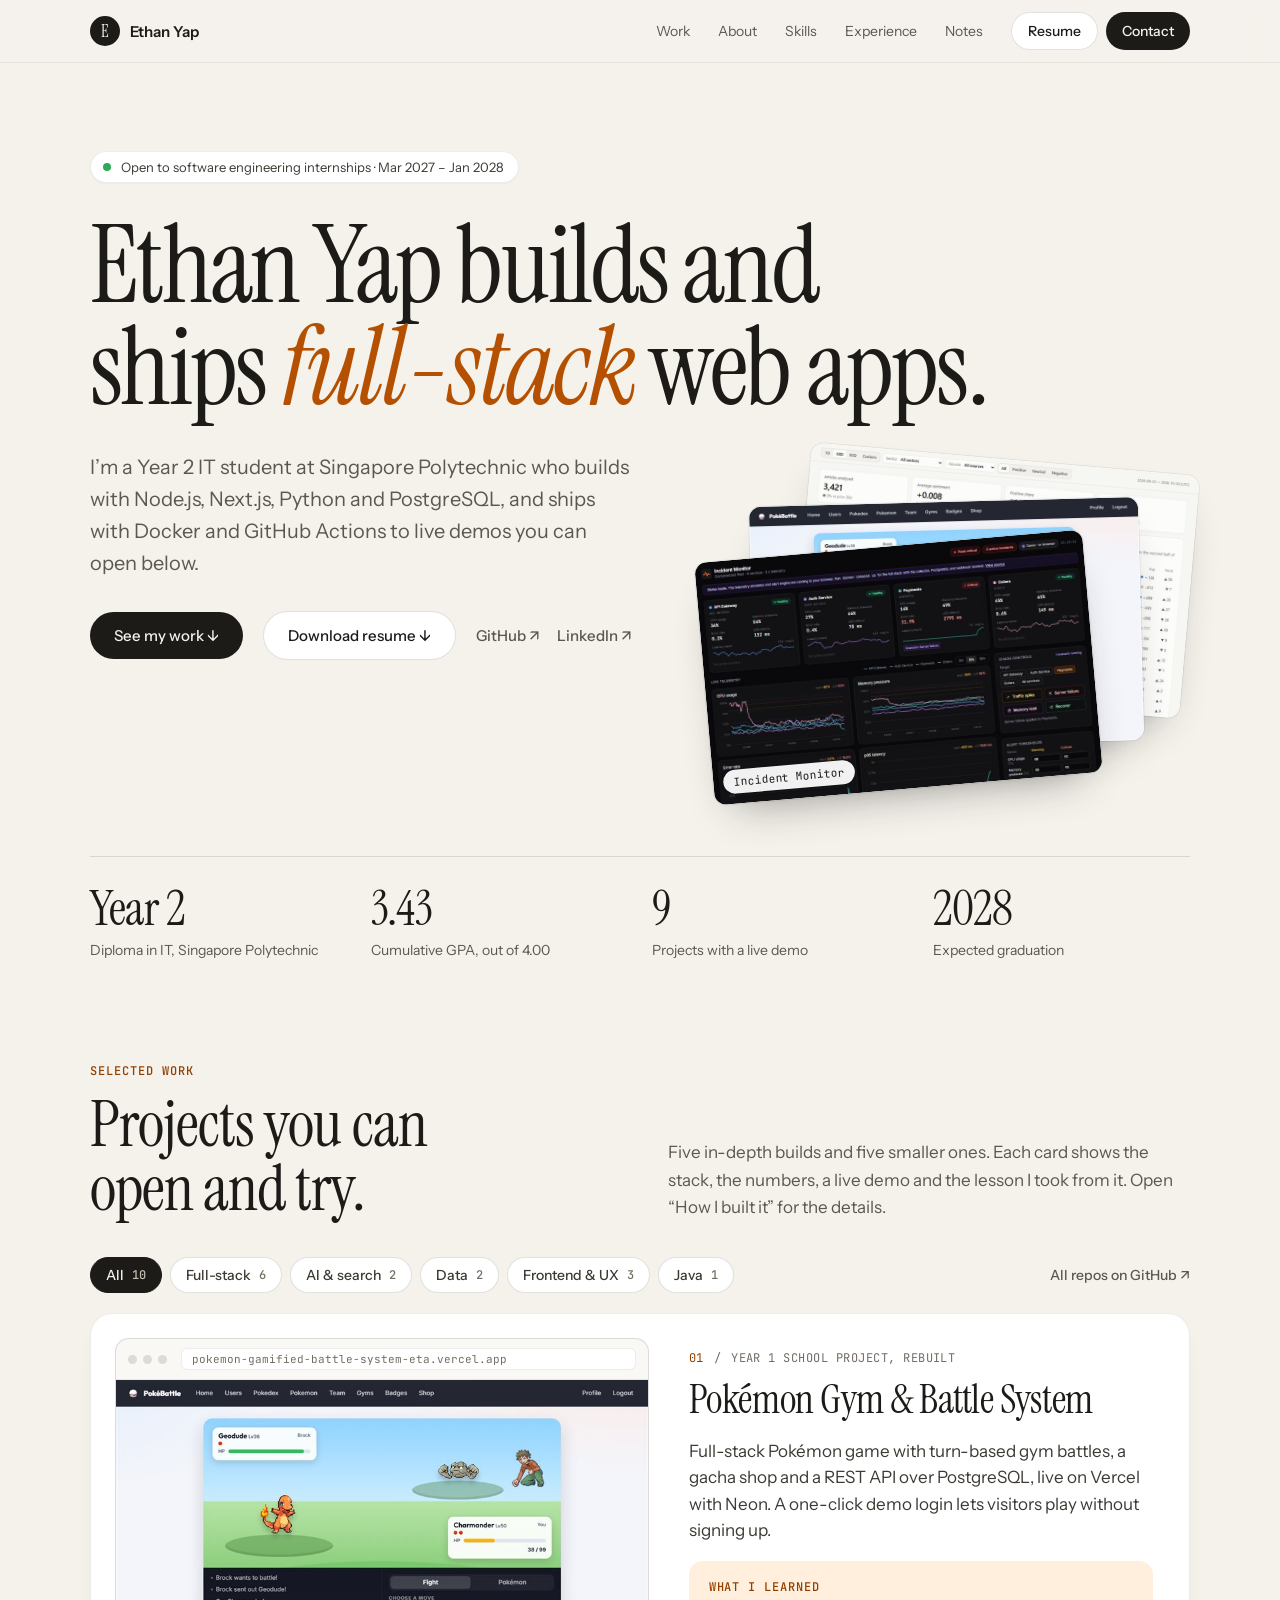
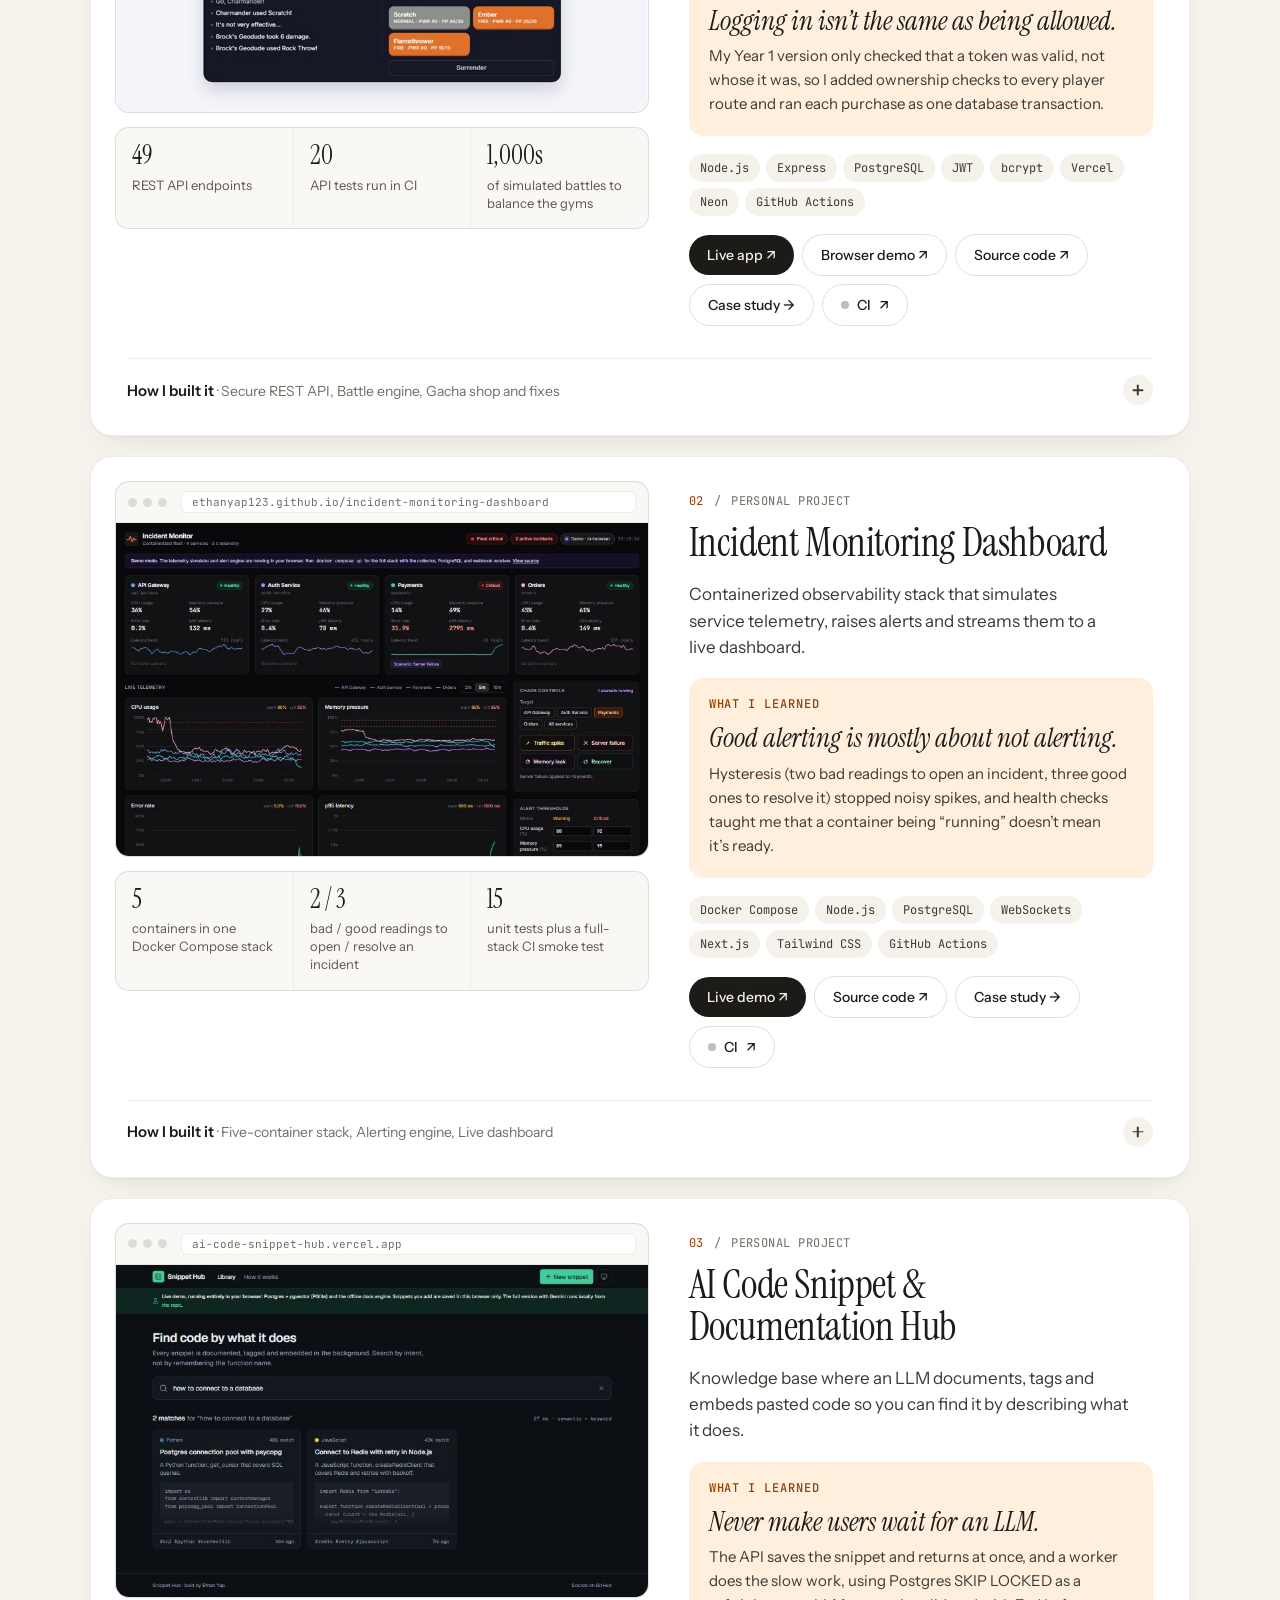
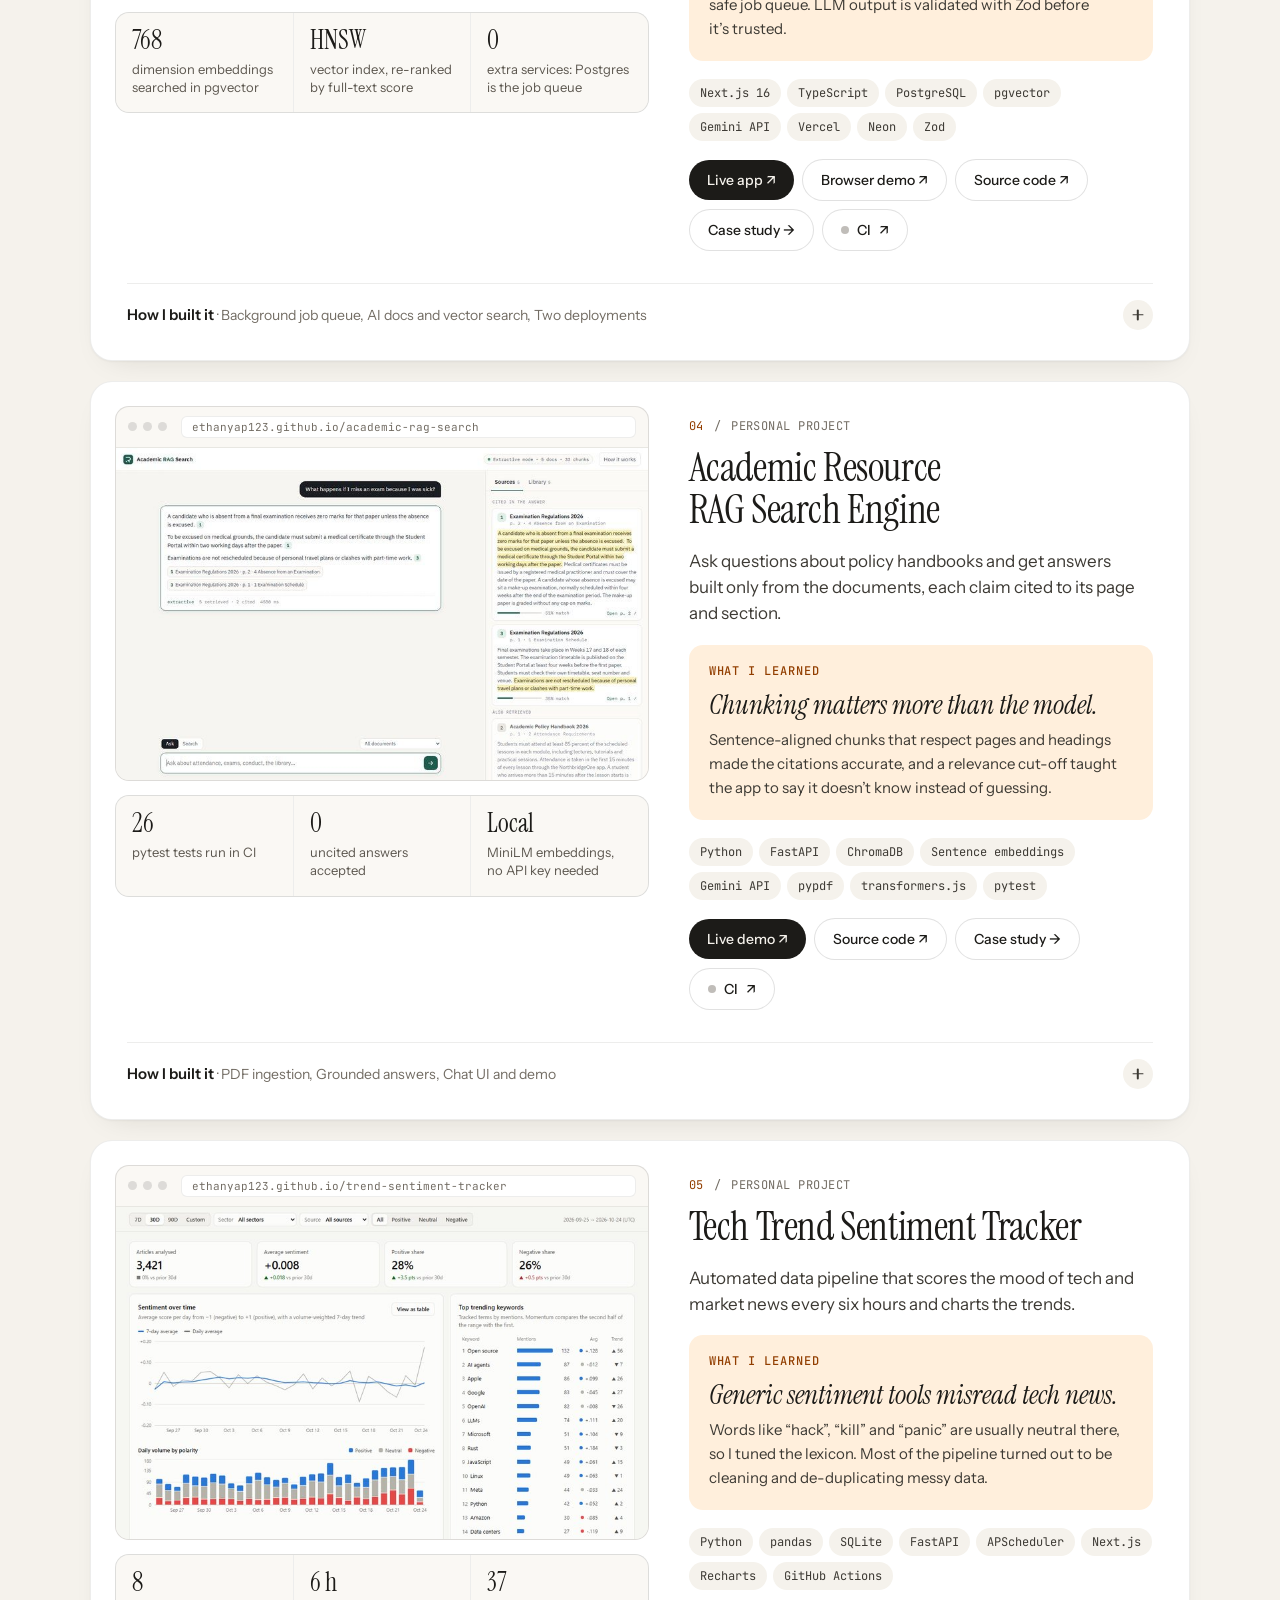
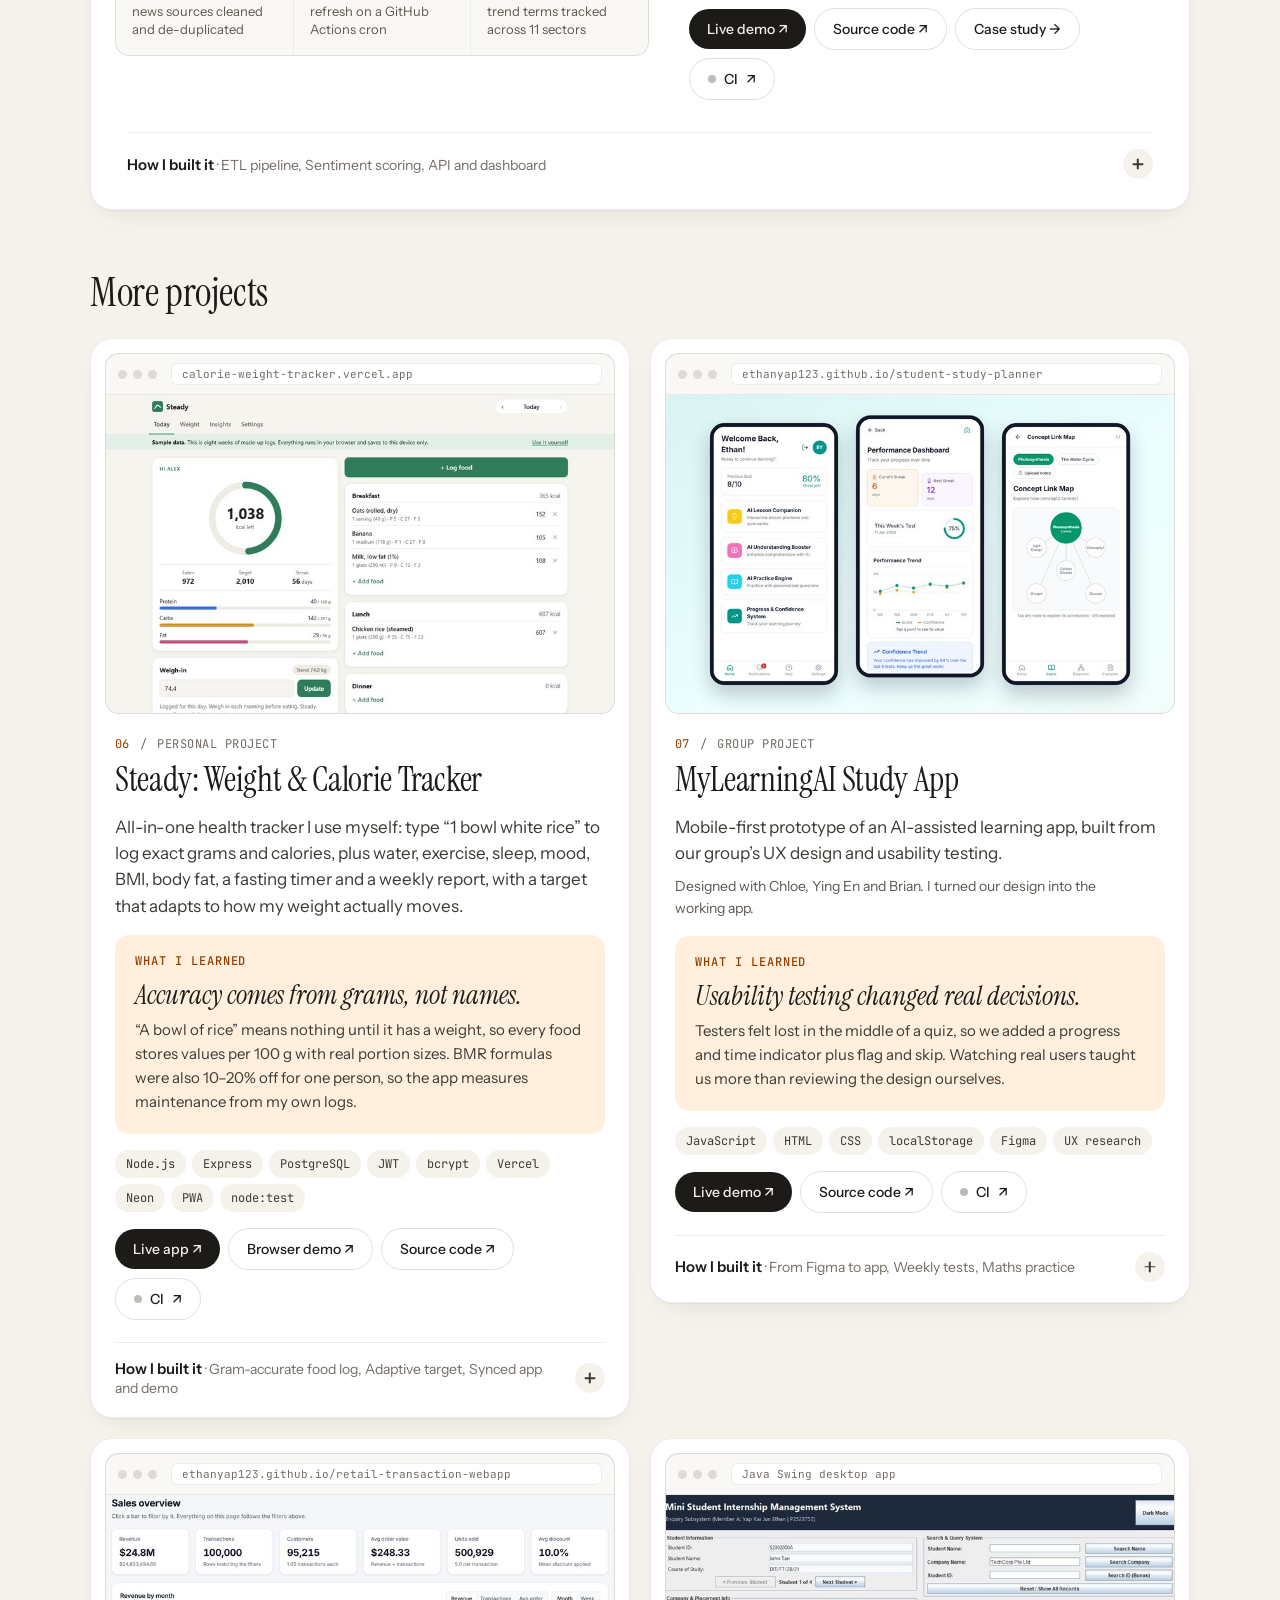
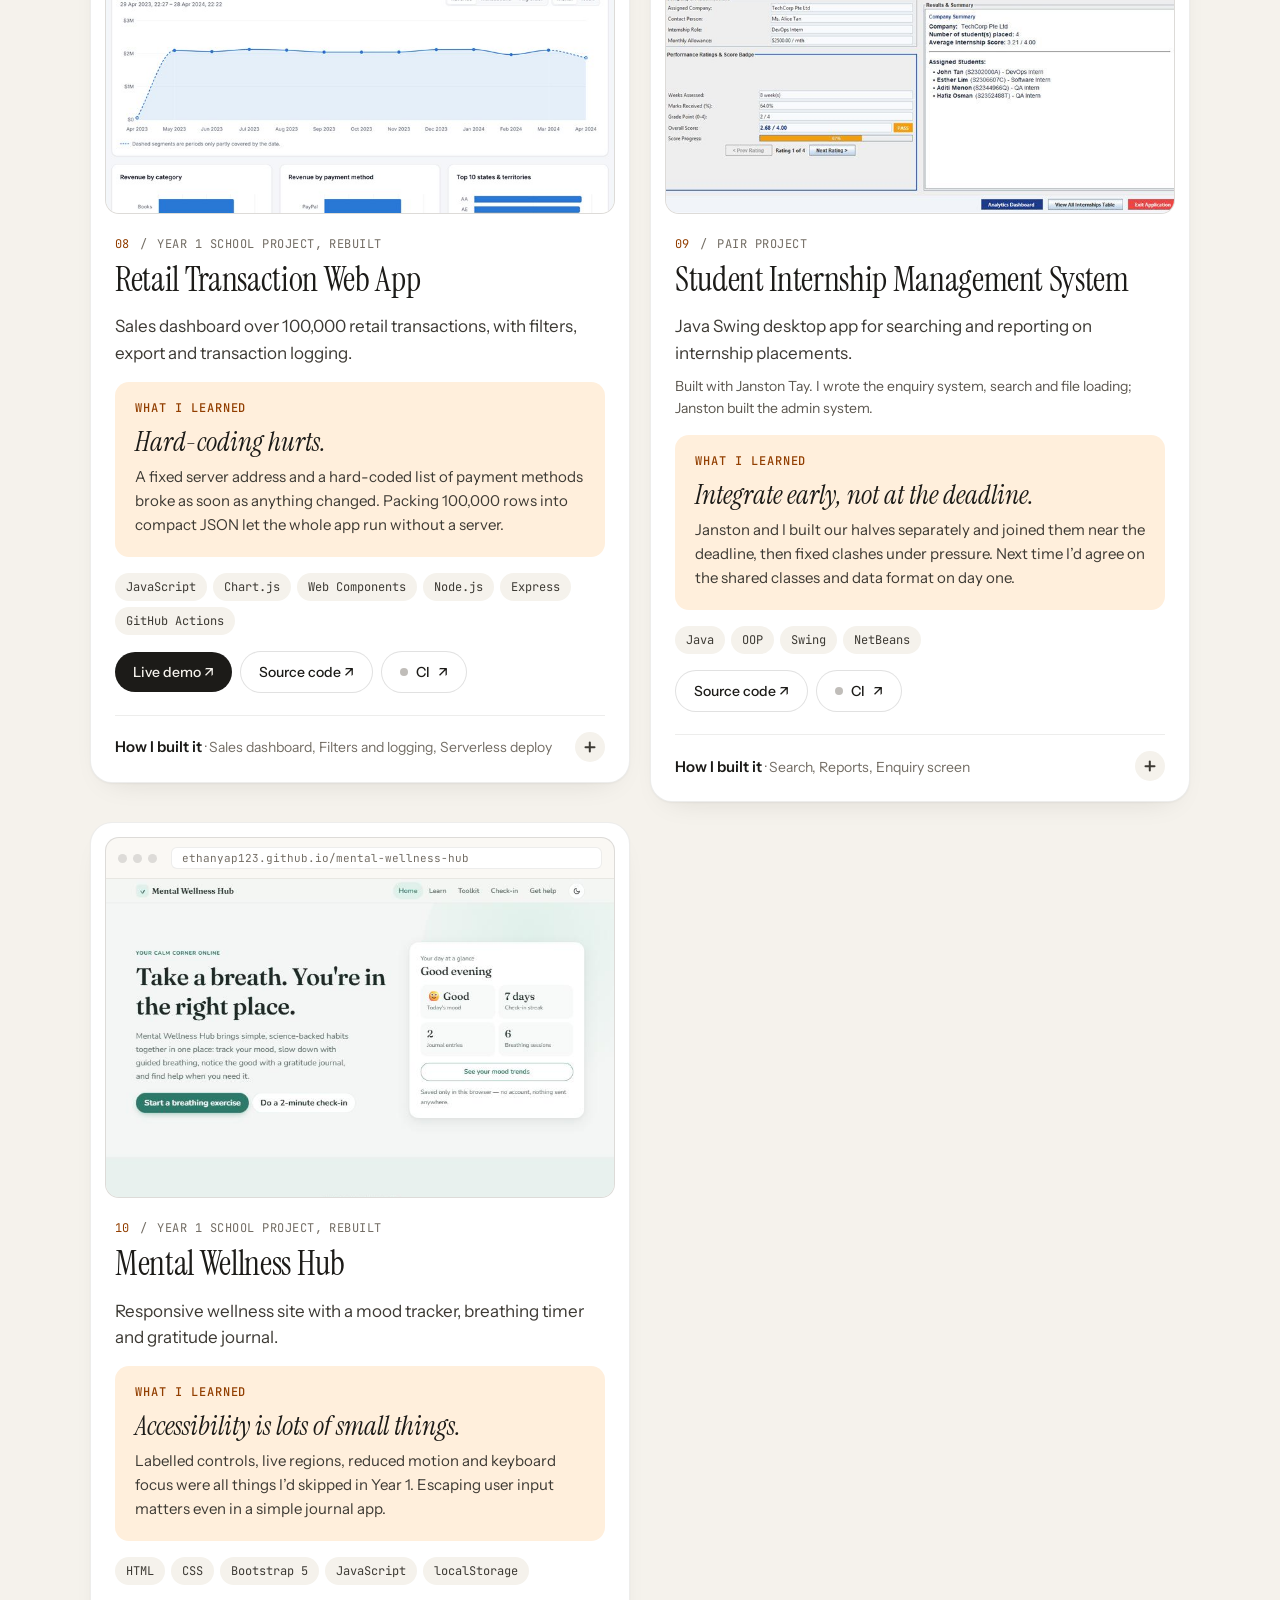
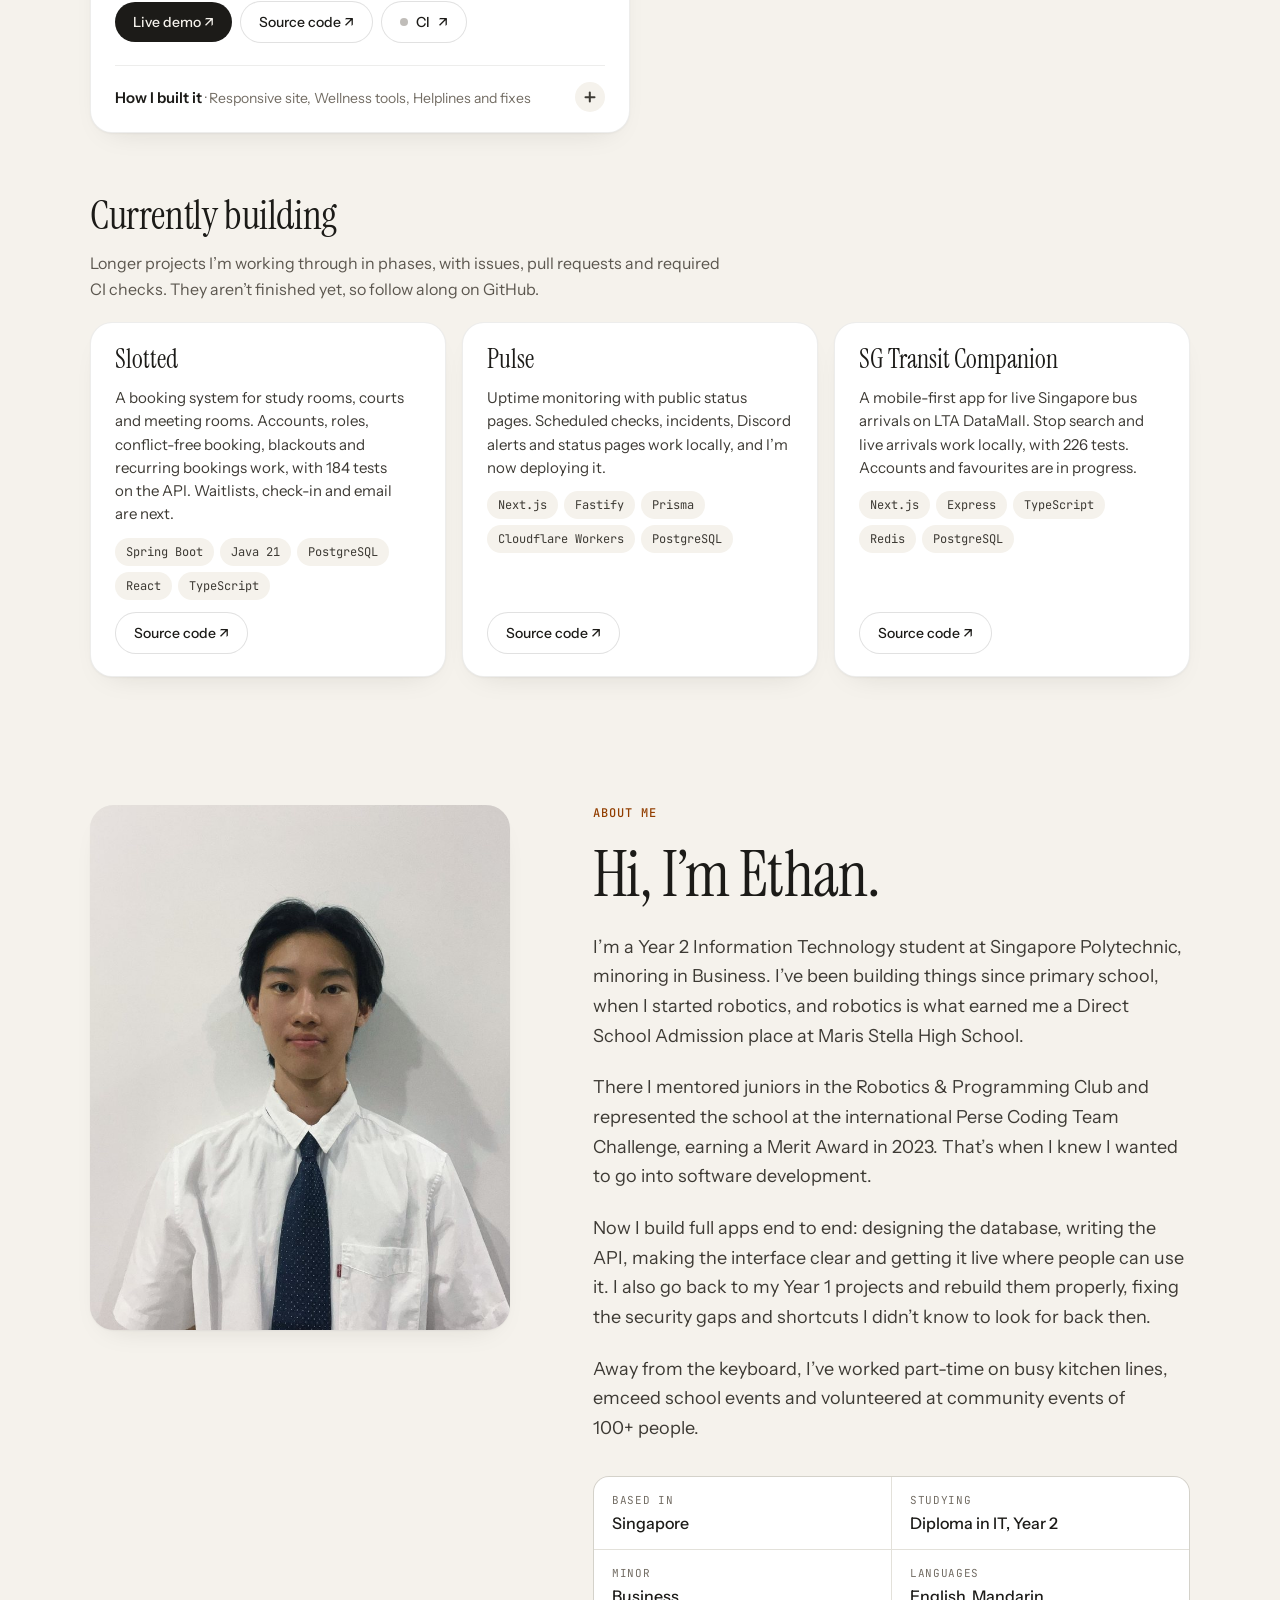
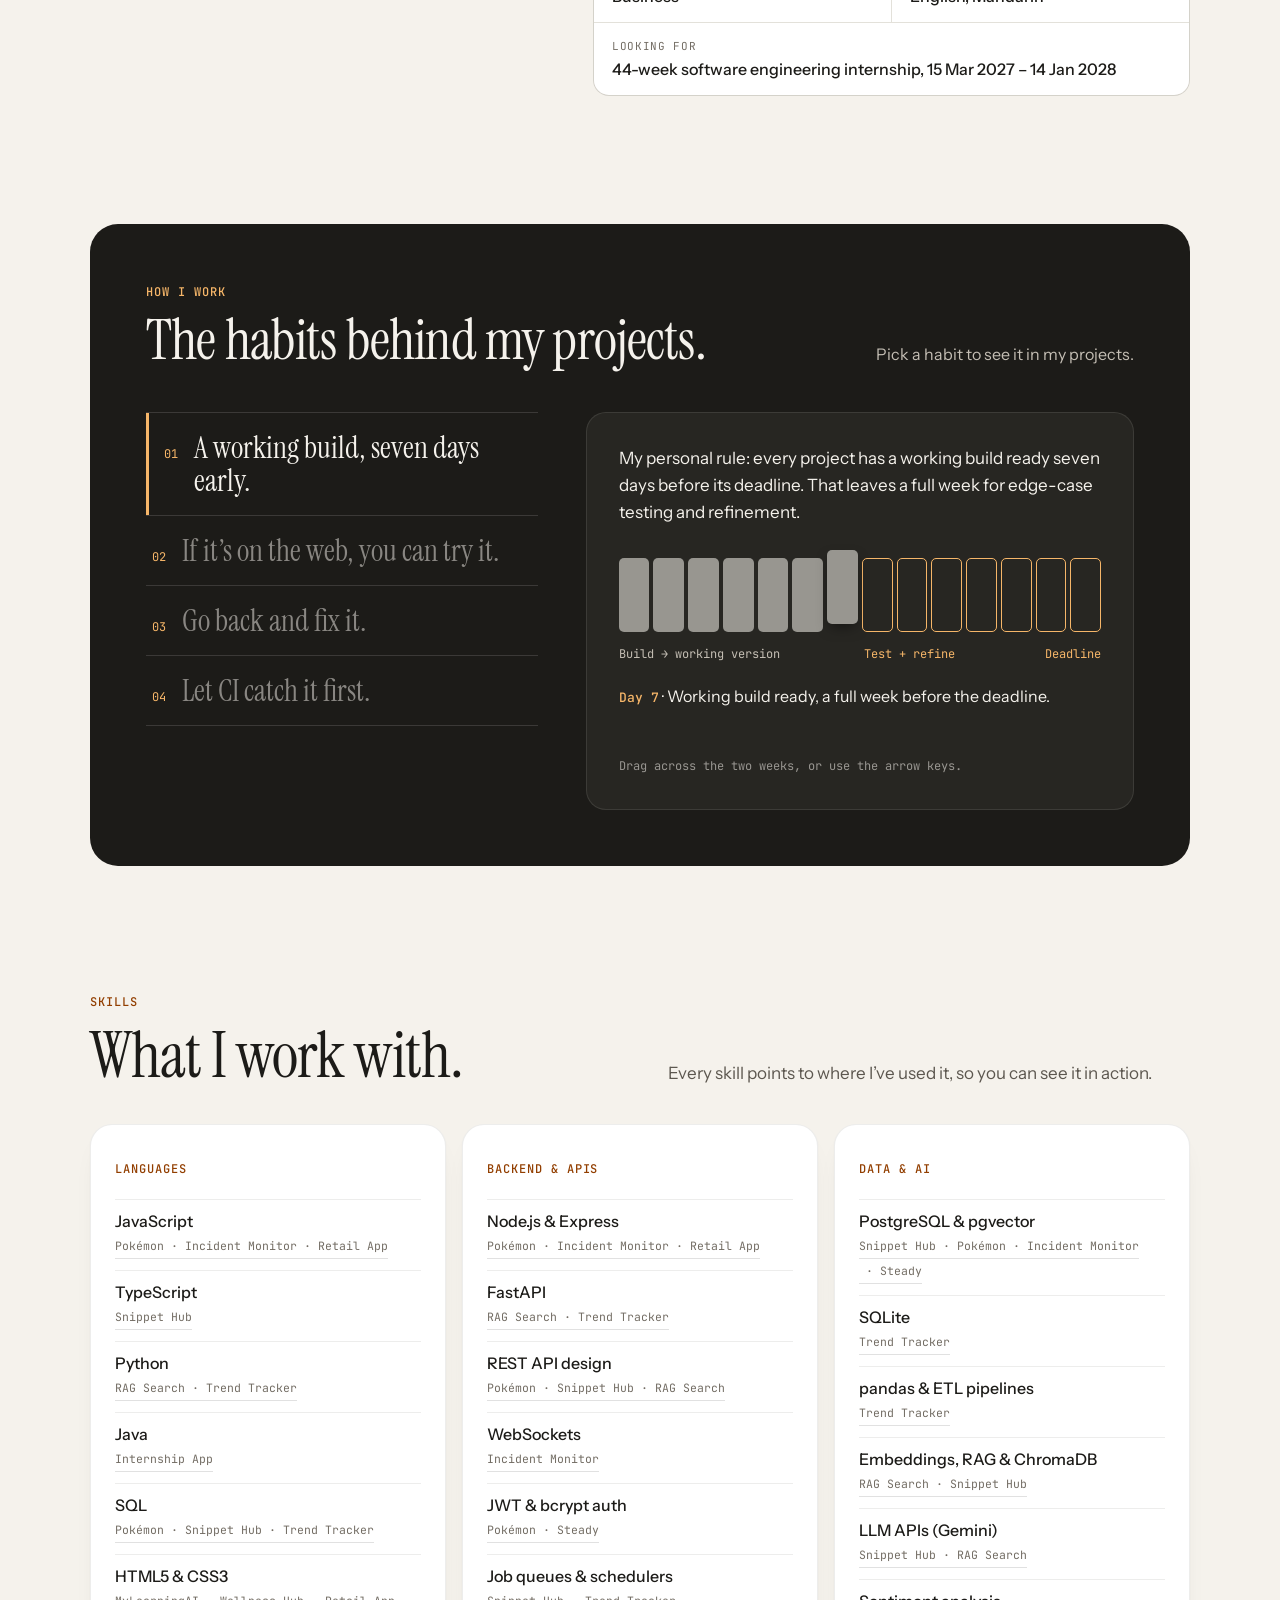
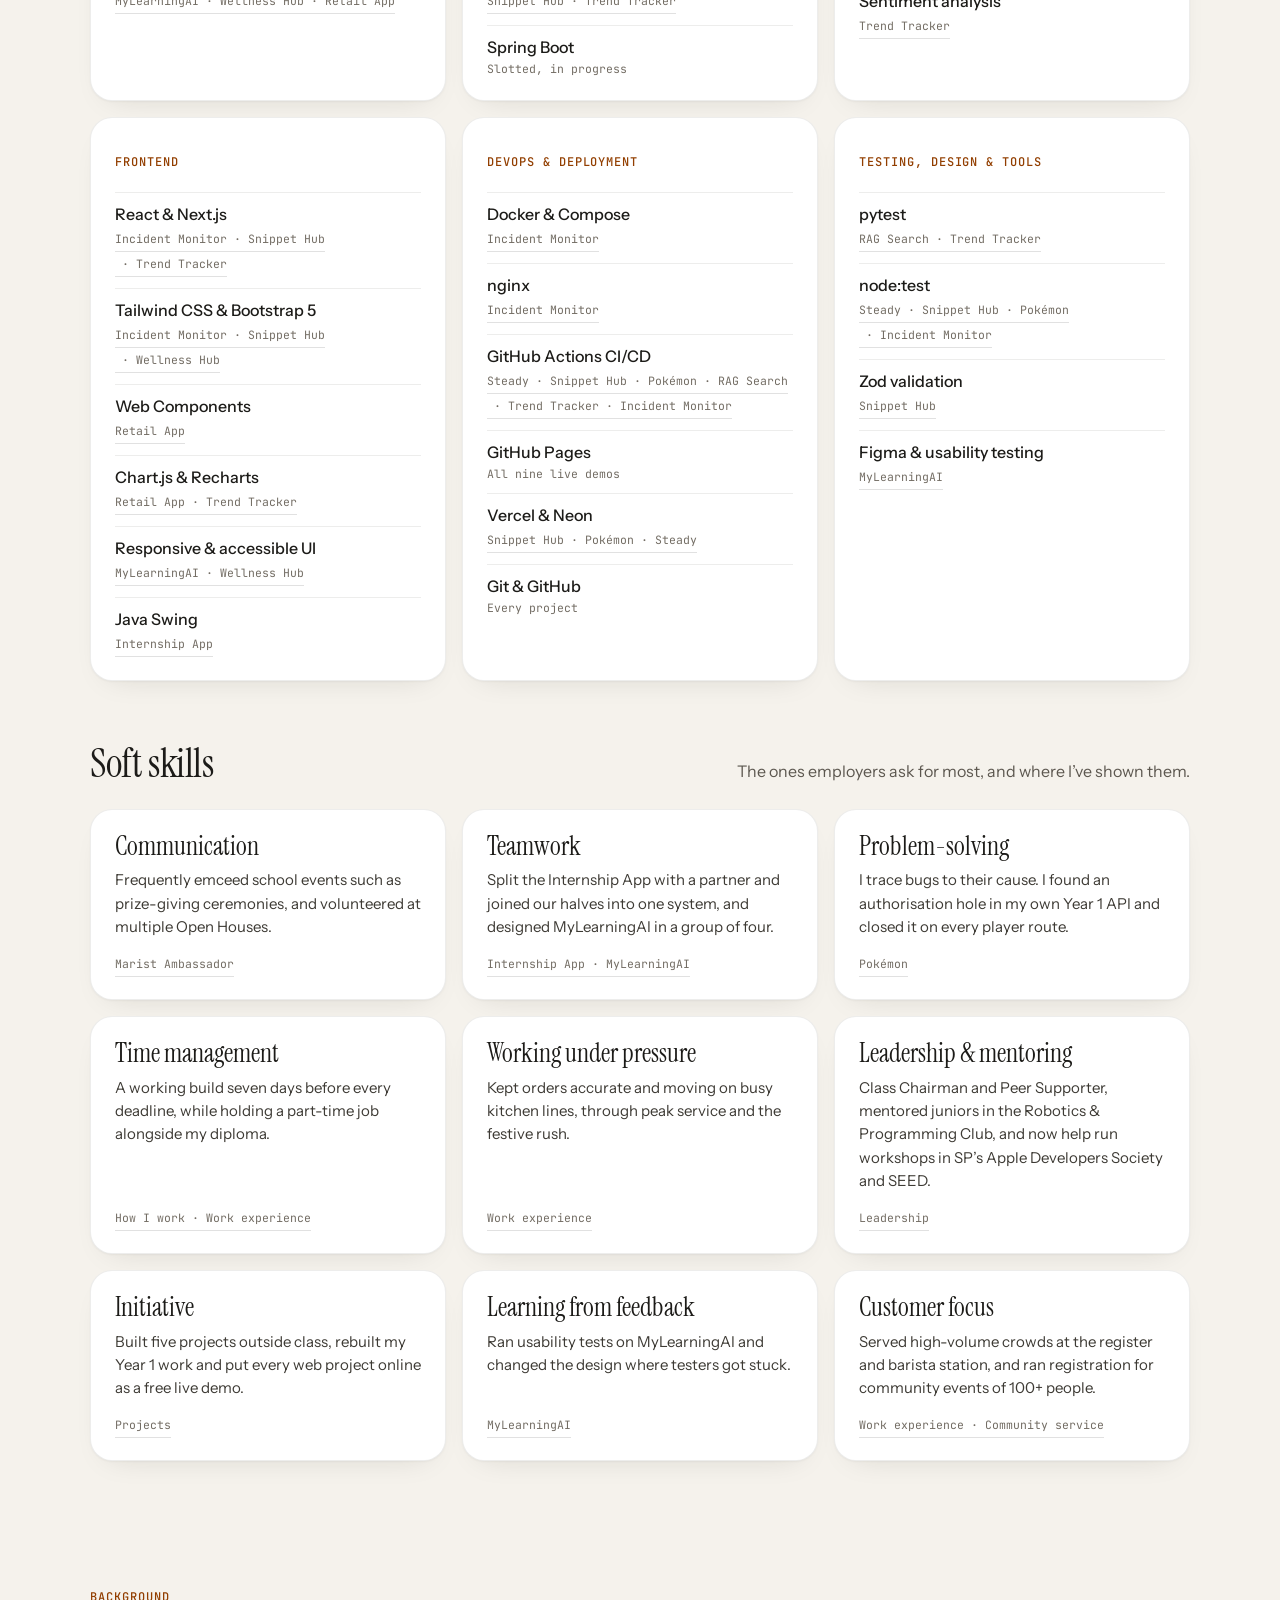
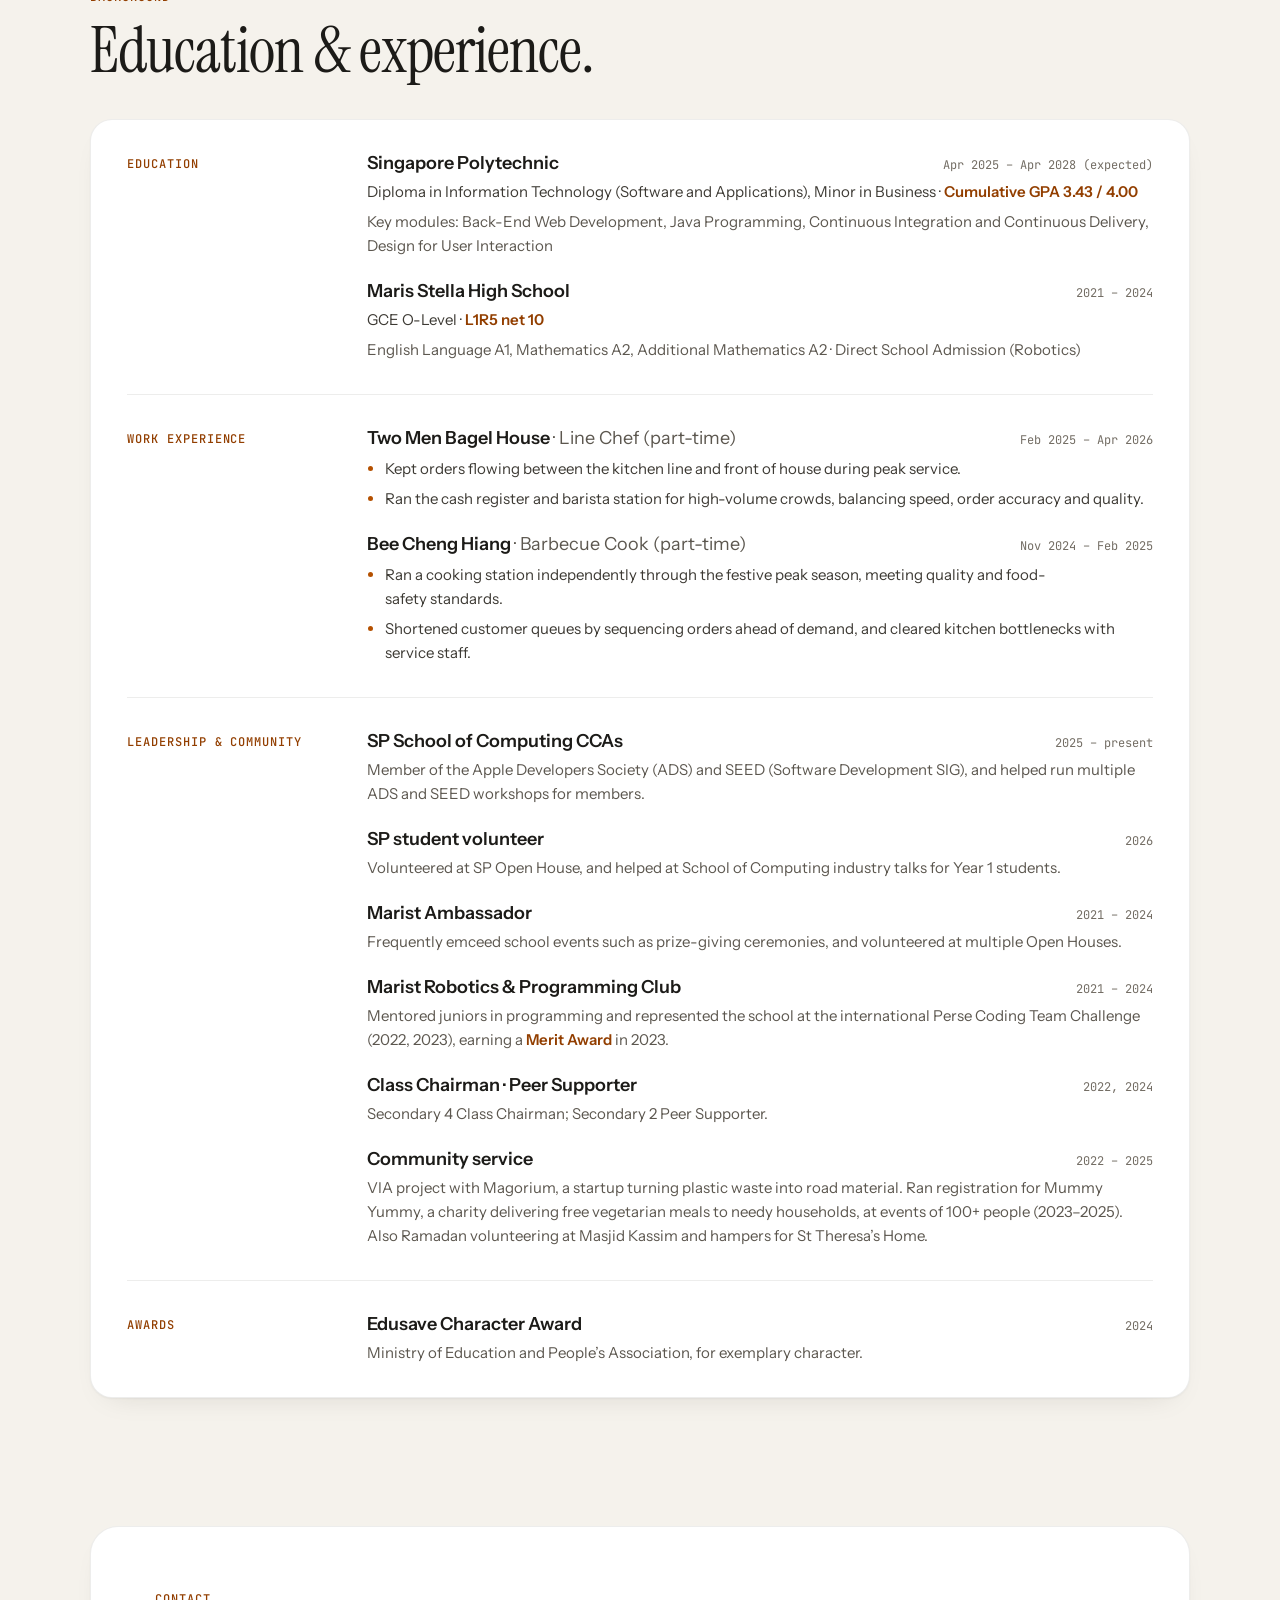
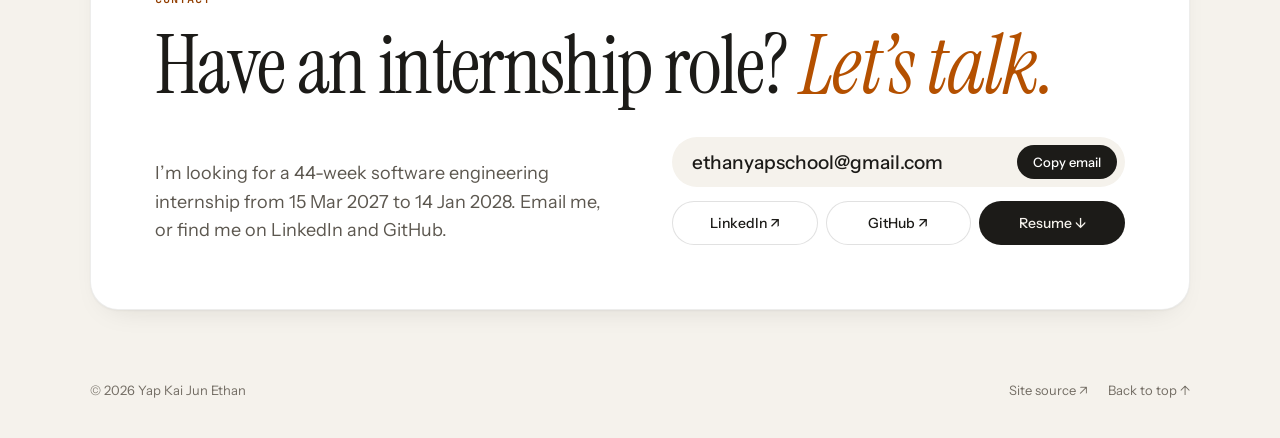
<file: index.html>
<!DOCTYPE html>
<html lang="en">
<head>
<meta charset="utf-8">
<meta name="viewport" content="width=device-width, initial-scale=1">
<title>Ethan Yap · Portfolio</title>
<meta name="description" content="Ethan Yap — Year 2 IT student at Singapore Polytechnic seeking a software engineering internship. Ten projects, nine with live demos: full-stack web apps, real-time dashboards, data pipelines and AI search, with case studies and CI on every in-depth build.">
<meta name="theme-color" content="#f5f2ec">
<link rel="canonical" href="https://ethanyap123.github.io/portfolio/">
<link rel="icon" href="assets/favicon.svg" type="image/svg+xml">
<script src="assets/ci-status.js" defer></script>
<script type="application/ld+json">
{"@context":"https://schema.org","@type":"Person","name":"Ethan Yap","alternateName":"Yap Kai Jun Ethan","url":"https://ethanyap123.github.io/portfolio/","image":"https://ethanyap123.github.io/portfolio/assets/ethan.jpg","email":"mailto:ethanyapschool@gmail.com","jobTitle":"Information Technology Student","affiliation":{"@type":"CollegeOrUniversity","name":"Singapore Polytechnic"},"address":{"@type":"PostalAddress","addressCountry":"SG"},"knowsLanguage":["English","Mandarin"],"sameAs":["https://github.com/EthanYap123","https://www.linkedin.com/in/yap-kai-jun-ethan/"]}
</script>
<meta property="og:type" content="website">
<meta property="og:url" content="https://ethanyap123.github.io/portfolio/">
<meta property="og:title" content="Ethan Yap · Portfolio">
<meta property="og:description" content="Year 2 IT student at Singapore Polytechnic, seeking a software engineering internship. Ten projects, nine with live demos: full-stack apps, real-time dashboards, data pipelines and AI search.">
<meta property="og:image" content="https://ethanyap123.github.io/portfolio/assets/og-preview.jpg">
<meta property="og:image:width" content="1200">
<meta property="og:image:height" content="630">
<meta name="twitter:card" content="summary_large_image">
<link rel="preconnect" href="https://fonts.googleapis.com">
<link rel="preconnect" href="https://fonts.gstatic.com" crossorigin>
<link rel="preload" as="style" href="https://fonts.googleapis.com/css2?family=Instrument+Sans:wght@400;500;600&family=Instrument+Serif:ital@0;1&family=JetBrains+Mono:wght@400;500&display=swap" onload="this.onload=null;this.rel='stylesheet'">
<noscript><link rel="stylesheet" href="https://fonts.googleapis.com/css2?family=Instrument+Sans:wght@400;500;600&family=Instrument+Serif:ital@0;1&family=JetBrains+Mono:wght@400;500&display=swap"></noscript>
<style>
/* Local fallbacks scaled to the web fonts' widths, so text doesn't reflow when they load. */
@font-face { font-family: 'Serif Fallback'; src: local('Times New Roman'); size-adjust: 83.6%; }
@font-face { font-family: 'Sans Fallback'; src: local('Arial'); size-adjust: 102.6%; }
:root {
  --bg: #f5f2ec;
  --surface: #fff;
  --surface-2: #faf8f4;
  --ink: #1c1b18;
  --ink-2: #3d3a34;
  --muted: #5c574f;
  --faint: #736d64;
  --line: rgba(28,27,24,.08);
  --line-2: rgba(28,27,24,.13);
  --accent: oklch(0.55 0.15 50);
  --accent-ink: oklch(0.47 0.13 48);
  --accent-soft: oklch(0.82 0.12 70);
  --accent-wash: oklch(0.96 0.03 72);
  --ok: oklch(0.65 0.16 150);
  --on-dark: #c4beb4;
  --shadow: 0 1px 2px rgba(28,27,24,.04), 0 12px 32px -20px rgba(28,27,24,.18);
  --gutter: clamp(20px,4vw,40px);
  --section-gap: clamp(80px,10vw,128px);
  --serif: 'Instrument Serif', 'Serif Fallback', Georgia, serif;
  --sans: 'Instrument Sans', 'Sans Fallback', system-ui, sans-serif;
  --mono: 'JetBrains Mono', ui-monospace, monospace;
}
* { box-sizing: border-box; }
html { scroll-behavior: smooth; scroll-padding-top: 84px; }
body { margin: 0; background: var(--bg); color: var(--ink); font-family: var(--sans); -webkit-font-smoothing: antialiased; overflow-x: clip; }
img { max-width: 100%; }
a { color: var(--ink); text-decoration: none; }
a:hover { color: var(--accent); }
::selection { background: var(--accent-soft); color: var(--ink); }
:focus-visible { outline: 2px solid var(--accent); outline-offset: 3px; }
@keyframes pulse { 0%,100% { opacity: 1 } 50% { opacity: .35 } }
@keyframes flash { 0%,40% { box-shadow: 0 0 0 3px var(--accent), var(--shadow); } 100% { box-shadow: 0 0 0 3px transparent, var(--shadow); } }
@media (prefers-reduced-motion: reduce) {
  html { scroll-behavior: auto; }
  *, *::before, *::after { transition: none !important; animation: none !important; }
}

.wrap { max-width: 1180px; margin: 0 auto; padding: 0 var(--gutter); }
.skip { position: absolute; left: 12px; top: -60px; z-index: 30; padding: 10px 16px; background: var(--ink); color: var(--bg); border-radius: 999px; font-size: 14px; }
.skip:focus { top: 12px; color: var(--bg); }
.sr-only { position: absolute; width: 1px; height: 1px; padding: 0; margin: -1px; overflow: hidden; clip: rect(0 0 0 0); white-space: nowrap; border: 0; }
.label { font-family: var(--mono); font-size: 12px; font-weight: 500; letter-spacing: .08em; text-transform: uppercase; color: var(--accent-ink); }
.meta { font-family: var(--mono); font-size: 12px; color: var(--faint); }
.h2 { margin: 0; font-family: var(--serif); font-weight: 400; font-size: clamp(40px,5vw,64px); line-height: 1; letter-spacing: -.015em; text-wrap: balance; }
.card { background: var(--surface); border: 1px solid var(--line); border-radius: 22px; box-shadow: var(--shadow); }
.section { padding-bottom: var(--section-gap); }
.section-head { display: grid; grid-template-columns: repeat(auto-fit,minmax(min(100%,380px),1fr)); align-items: end; gap: 16px 56px; margin-bottom: 36px; }
.section-head > div { display: flex; flex-direction: column; gap: 14px; }
.section-intro { margin: 0; max-width: 34em; font-size: 17px; line-height: 1.6; color: var(--muted); text-wrap: pretty; }

.pill { display: inline-flex; align-items: center; justify-content: center; gap: 8px; border-radius: 999px; font-weight: 500; white-space: nowrap; transition: background .2s, border-color .2s, color .2s, transform .2s; }
.pill.dark { background: var(--ink); color: var(--bg); }
.pill.dark:hover { background: var(--accent); color: #fff; }
.pill.light { background: var(--surface); border: 1px solid var(--line-2); color: var(--ink); }
.pill.light:hover { border-color: var(--ink); color: var(--ink); }
.btn { padding: 11px 18px; font-size: 14px; }

/* Header */
.site-header { position: sticky; top: 0; z-index: 20; background: rgba(245,242,236,.86); backdrop-filter: blur(12px); -webkit-backdrop-filter: blur(12px); border-bottom: 1px solid var(--line); }
.site-header nav { position: relative; max-width: 1180px; margin: 0 auto; padding: 12px var(--gutter); display: flex; align-items: center; gap: clamp(14px,2.2vw,28px); }
.brand { display: flex; flex-shrink: 0; white-space: nowrap; align-items: center; gap: 10px; font-weight: 600; font-size: 15px; }
.mark { width: 30px; height: 30px; border-radius: 50%; background: var(--ink); color: var(--bg); display: grid; place-items: center; font-family: var(--serif); font-size: 17px; font-weight: 400; }
.nav-links { margin-left: auto; display: flex; align-items: center; gap: clamp(14px,2.2vw,28px); font-size: 14px; }
.nav-text { position: relative; color: var(--muted); padding: 6px 0; }
.nav-text:hover, .nav-text[aria-current="true"] { color: var(--ink); }
.nav-text[aria-current="true"]::after { content: ''; position: absolute; left: 0; right: 0; bottom: 0; height: 2px; border-radius: 2px; background: var(--accent); }
.nav-pills { display: flex; gap: 8px; }
.nav-pills .pill { padding: 9px 16px; font-size: 14px; }
.menu-btn { margin: 0; font: inherit; font-weight: 500; cursor: pointer; -webkit-appearance: none; appearance: none; }
.menu-btn, .menu-only { display: none !important; }
@media (max-width: 760px) {
  .nav-pills { margin-left: auto; }
  .nav-resume { display: none; }
  .menu-btn { display: inline-flex !important; }
  .menu-btn:focus-visible { outline: 2px solid var(--accent); outline-offset: 3px; }
  .nav-links { display: none; position: absolute; top: 100%; left: 0; right: 0; margin: 0; padding: 8px var(--gutter) 16px; flex-direction: column; align-items: stretch; gap: 0; background: var(--bg); border-bottom: 1px solid var(--line); box-shadow: 0 16px 24px -16px rgba(28,27,24,.18); }
  .nav-links.open { display: flex; }
  .nav-links .nav-text { display: block !important; padding: 13px 0; font-size: 17px; color: var(--ink); border-bottom: 1px solid var(--line); }
  .nav-links .nav-text:last-child { border-bottom: 0; }
  .nav-text[aria-current="true"]::after { display: none; }
}

/* Hero */
.hero { display: grid; grid-template-columns: minmax(0,1fr); grid-template-areas: "status" "title" "copy" "facts"; gap: 32px; padding-top: clamp(48px,7vw,88px); padding-bottom: clamp(64px,8vw,104px); }
.status { grid-area: status; display: inline-flex; justify-self: start; align-items: center; gap: 10px; padding: 7px 14px 7px 12px; background: var(--surface); border: 1px solid var(--line); border-radius: 999px; font-size: 13px; color: var(--ink-2); box-shadow: 0 1px 2px rgba(28,27,24,.04); }
.dot { flex: none; width: 8px; height: 8px; border-radius: 50%; background: var(--ok); animation: pulse 2.4s ease-in-out infinite; }
.status-dates { white-space: nowrap; }
h1 { grid-area: title; margin: 0; font-family: var(--serif); font-weight: 400; font-size: clamp(52px,8.4vw,116px); line-height: .95; letter-spacing: -.025em; text-wrap: balance; }
h1 em { white-space: nowrap; color: var(--accent); }
.hero-copy { grid-area: copy; display: flex; flex-direction: column; gap: 32px; align-self: start; }
.lede { margin: 0; max-width: 32em; font-size: clamp(18px,1.6vw,20px); line-height: 1.6; color: var(--muted); text-wrap: pretty; }
.ctas { display: flex; gap: 12px 20px; flex-wrap: wrap; align-items: center; }
.ctas .pill { padding: 14px 24px; font-size: 15px; }
.text-links { display: flex; gap: 18px; font-size: 15px; font-weight: 500; }
.text-links a { color: var(--muted); }
.text-links a:hover { color: var(--ink); }
.deck { grid-area: deck; display: none; position: relative; aspect-ratio: 4/3; align-self: center; }
.deck a { position: absolute; width: 80%; border-radius: 12px; overflow: hidden; background: var(--surface); box-shadow: 0 0 0 1px rgba(28,27,24,.08), 0 22px 44px -22px rgba(28,27,24,.45); transition: transform .4s cubic-bezier(.2,.7,.2,1); }
.deck img { display: block; width: 100%; height: auto; aspect-ratio: 16/10; object-fit: cover; object-position: top; }
.deck span { position: absolute; left: 10px; bottom: 10px; padding: 5px 10px; border-radius: 999px; background: rgba(255,255,255,.94); font-family: var(--mono); font-size: 11px; color: var(--ink); box-shadow: 0 1px 3px rgba(0,0,0,.12); }
.deck a:nth-child(1) { top: 2%; right: 0; transform: rotate(5deg); }
.deck a:nth-child(2) { top: 14%; right: 10%; transform: rotate(-1.5deg); }
.deck a:nth-child(3) { top: 26%; right: 20%; transform: rotate(-5deg); }
.deck:hover a:nth-child(1) { transform: translate(4%,-5%) rotate(7deg); }
.deck:hover a:nth-child(3) { transform: translate(-4%,5%) rotate(-8deg); }
.deck a:hover { z-index: 2; }
.facts { grid-area: facts; display: grid; grid-template-columns: repeat(2,minmax(0,1fr)); gap: 24px; margin: 8px 0 0; padding-top: 28px; border-top: 1px solid var(--line-2); }
.facts div { display: flex; flex-direction: column-reverse; justify-content: flex-end; gap: 8px; }
.facts dd { margin: 0; font-family: var(--serif); font-size: clamp(34px,4vw,48px); line-height: 1; letter-spacing: -.01em; }
.facts dt { font-size: 14px; line-height: 1.4; color: var(--muted); }
@media (min-width: 720px) { .facts { grid-template-columns: repeat(4,minmax(0,1fr)); } }
@media (min-width: 920px) {
  .hero { grid-template-columns: minmax(0,1fr) minmax(0,.86fr); grid-template-areas: "status status" "title title" "copy deck" "facts facts"; column-gap: 48px; }
  .deck { display: block; }
}

/* Work */
.toolbar { display: flex; justify-content: space-between; align-items: center; gap: 16px 24px; flex-wrap: wrap; margin-bottom: 20px; }
.filters { display: flex; flex-wrap: wrap; gap: 8px; }
.filter { all: unset; box-sizing: border-box; cursor: pointer; display: inline-flex; align-items: center; gap: 8px; padding: 8px 15px; border-radius: 999px; border: 1px solid var(--line-2); background: var(--surface); font-size: 14px; font-weight: 500; color: var(--ink-2); transition: background .2s, border-color .2s, color .2s; }
.filter:hover { border-color: var(--ink); }
.filter:focus-visible { outline: 2px solid var(--accent); outline-offset: 2px; }
.filter[aria-pressed="true"] { background: var(--ink); border-color: var(--ink); color: var(--bg); }
.filter .count { font-family: var(--mono); font-size: 12px; color: var(--faint); }
.filter[aria-pressed="true"] .count { color: var(--on-dark); }
.all-repos { font-size: 14px; font-weight: 500; color: var(--muted); }
.group[hidden], .project[hidden] { display: none; }
.featured { display: flex; flex-direction: column; gap: 20px; }
.group + .group { margin-top: 56px; }
.group-title { margin: 0 0 20px; font-family: var(--serif); font-weight: 400; font-size: clamp(30px,3.4vw,40px); letter-spacing: -.01em; }
.more { display: grid; grid-template-columns: repeat(auto-fit,minmax(min(100%,440px),1fr)); align-items: start; gap: 20px; }
.project.flash { animation: flash 1.8s ease-out; }
.building { margin-top: 56px; }
.building .group-title { margin-bottom: 10px; }
.building-intro { margin: 0 0 20px; max-width: 40em; font-size: 16px; line-height: 1.6; color: var(--muted); text-wrap: pretty; }
.building-list { list-style: none; margin: 0; padding: 0; display: grid; grid-template-columns: repeat(auto-fit,minmax(min(100%,320px),1fr)); gap: 16px; }
.building-list > li { padding: 22px 24px; display: flex; flex-direction: column; align-items: flex-start; gap: 12px; }
.building-list strong { font-family: var(--serif); font-weight: 400; font-size: 26px; line-height: 1.1; }
.building-list > li > span { font-size: 15px; line-height: 1.55; color: var(--ink-2); text-wrap: pretty; }
.building-list .btn { margin-top: auto; }

.feature { display: grid; grid-template-columns: minmax(0,1fr); gap: 28px; padding: clamp(14px,2vw,24px); }
.feature-media { display: flex; flex-direction: column; gap: 14px; }
.feature-body { display: flex; flex-direction: column; align-items: flex-start; gap: 18px; padding: 4px clamp(4px,1vw,12px) 0; }
@media (min-width: 940px) {
  .feature { grid-template-columns: minmax(0,1.12fr) minmax(0,1fr); column-gap: 40px; }
  .feature-body { padding: 12px 12px 4px 0; }
}
/* One column: unwrap both halves so the numbers sit under the summary, not above the title. */
@media (max-width: 939px) {
  .feature { gap: 16px; padding: 16px; }
  .feature-media, .feature-body { display: contents; }
  .feature .frame { order: 1; margin-bottom: 6px; }
  .feature .kicker { order: 2; padding: 0 4px; }
  .feature .project-title { order: 3; padding: 0 4px; }
  .feature .summary { order: 4; padding: 0 4px; }
  .feature .role { order: 5; padding: 0 4px; }
  .feature .stats { order: 6; }
  .feature .lesson { order: 7; }
  .feature .tags { order: 8; }
  .feature .actions { order: 9; }
  .feature .build { order: 10; margin: 0; }
}
.frame { display: block; border-radius: 14px; overflow: hidden; border: 1px solid var(--line-2); background: var(--surface-2); }
.frame-bar { display: flex; align-items: center; gap: 6px; padding: 9px 12px; border-bottom: 1px solid var(--line); }
.frame-bar i { flex: none; width: 9px; height: 9px; border-radius: 50%; background: rgba(28,27,24,.13); }
.frame-url { flex: 1; min-width: 0; margin-left: 8px; padding: 3px 10px; border-radius: 6px; background: var(--surface); border: 1px solid var(--line); font-family: var(--mono); font-size: 11px; color: var(--faint); white-space: nowrap; overflow: hidden; text-overflow: ellipsis; }
.frame img { display: block; width: 100%; height: auto; aspect-ratio: 16/10; object-fit: cover; object-position: top; transition: transform .5s cubic-bezier(.2,.7,.2,1); }
a.frame:hover img { transform: scale(1.02); }
.stats { display: grid; grid-template-columns: minmax(0,1fr); gap: 1px; margin: 0; background: var(--line); border: 1px solid var(--line); border-radius: 14px; overflow: hidden; }
.stats div { display: flex; flex-direction: row-reverse; justify-content: flex-end; align-items: baseline; gap: 14px; padding: 12px 16px; background: var(--surface-2); }
.stats dd { flex: none; min-width: 72px; margin: 0; font-family: var(--serif); font-size: 26px; line-height: 1.05; }
.stats dt { font-size: 13px; line-height: 1.4; color: var(--muted); }
@media (min-width: 560px) {
  .stats { grid-template-columns: repeat(3,minmax(0,1fr)); }
  .stats div { flex-direction: column-reverse; justify-content: flex-end; align-items: stretch; gap: 6px; padding: 14px 16px 16px; }
  .stats dd { min-width: 0; }
}
.kicker { display: flex; align-items: center; gap: 10px; flex-wrap: wrap; font-family: var(--mono); font-size: 12px; letter-spacing: .04em; text-transform: uppercase; color: var(--faint); }
.kicker .num { color: var(--accent-ink); }
.project-title { margin: -6px 0 0; font-family: var(--serif); font-weight: 400; font-size: clamp(30px,3.2vw,40px); line-height: 1.05; letter-spacing: -.01em; text-wrap: balance; }
.mini .project-title { font-size: clamp(28px,2.8vw,34px); }
.summary { margin: 0; font-size: 17px; line-height: 1.55; color: var(--ink-2); text-wrap: pretty; }
.role { margin: -6px 0 0; font-size: 14px; line-height: 1.55; color: var(--muted); text-wrap: pretty; }
.lesson { align-self: stretch; display: flex; flex-direction: column; gap: 8px; padding: 18px 20px 20px; border-radius: 14px; background: var(--accent-wash); }
.lesson-head { margin: 2px 0 0; font-family: var(--serif); font-style: italic; font-size: clamp(23px,2.2vw,27px); line-height: 1.15; color: var(--ink); text-wrap: balance; }
.lesson p:last-child { margin: 0; font-size: 15px; line-height: 1.6; color: var(--ink-2); text-wrap: pretty; }
.tags { display: flex; flex-wrap: wrap; gap: 6px; margin: 0; padding: 0; list-style: none; }
.tags li { font-family: var(--mono); font-size: 12px; padding: 6px 11px; background: var(--bg); border-radius: 999px; color: var(--ink-2); }
.actions { display: flex; flex-wrap: wrap; align-items: center; gap: 8px; }
.ci-dot { flex: none; width: 8px; height: 8px; border-radius: 50%; background: var(--faint); opacity: .45; transition: background .3s, opacity .3s; }
.ci-pill[data-state="passing"] .ci-dot { background: var(--ok); opacity: 1; box-shadow: 0 0 0 3px oklch(0.65 0.16 150 / .2); }
.ci-pill[data-state="failing"] .ci-dot { background: oklch(0.58 0.2 27); opacity: 1; box-shadow: 0 0 0 3px oklch(0.58 0.2 27 / .2); }
.case-link { margin: 0 0 14px; font-size: 15px; font-weight: 500; }
.case-link a { color: var(--accent-ink); border-bottom: 1px solid var(--accent-soft); }
.case-link a:hover { color: var(--accent); border-color: var(--accent); }
.build { grid-column: 1 / -1; align-self: stretch; border-top: 1px solid var(--line); }
.feature .build { margin: 0 clamp(4px,1vw,12px); }
.build summary { list-style: none; cursor: pointer; display: flex; align-items: center; justify-content: space-between; gap: 16px; padding: 16px 0 6px; font-size: 15px; font-weight: 600; }
.build summary::-webkit-details-marker { display: none; }
.build summary:hover { color: var(--accent); }
.build summary:focus-visible { outline-offset: 4px; border-radius: 6px; }
.build summary .hint { font-weight: 400; color: var(--faint); font-size: 14px; }
.plus { position: relative; flex: none; width: 30px; height: 30px; border-radius: 50%; background: var(--bg); transition: transform .25s; }
.plus::before, .plus::after { content: ''; position: absolute; left: 50%; top: 50%; width: 11px; height: 1.6px; border-radius: 1px; background: var(--ink-2); transform: translate(-50%,-50%); }
.plus::after { transform: translate(-50%,-50%) rotate(90deg); }
.build[open] .plus { transform: rotate(45deg); }
.steps { list-style: none; margin: 0; padding: 12px 0 10px; display: grid; grid-template-columns: repeat(auto-fit,minmax(min(100%,250px),1fr)); gap: 20px 28px; counter-reset: step; }
.steps li { display: flex; flex-direction: column; gap: 8px; counter-increment: step; }
.steps h4 { margin: 0; display: flex; gap: 10px; align-items: baseline; font-size: 15px; font-weight: 600; }
.steps h4::before { content: counter(step, decimal-leading-zero); font-family: var(--mono); font-size: 12px; font-weight: 500; color: var(--accent-ink); }
.steps p { margin: 0; font-size: 14.5px; line-height: 1.65; color: var(--ink-2); text-wrap: pretty; }
.mini { padding: 14px; display: flex; flex-direction: column; gap: 22px; }
.mini-body { display: flex; flex-direction: column; align-items: flex-start; gap: 16px; padding: 0 clamp(4px,1vw,10px) 0; }
.mini .steps { grid-template-columns: minmax(0,1fr); }

/* About */
.about { display: grid; grid-template-columns: minmax(0,1fr); gap: 40px clamp(40px,6vw,88px); align-items: start; }
@media (min-width: 900px) { .about { grid-template-columns: minmax(0,5fr) minmax(0,7fr); } }
.portrait { margin: 0; max-width: 420px; aspect-ratio: 4/5; border-radius: 24px; overflow: hidden; background: #eceae5; box-shadow: var(--shadow); }
.portrait img { width: 100%; height: 100%; object-fit: cover; object-position: 50% 18%; display: block; }
@media (max-width: 899px) { .portrait { max-width: 300px; } }
.about-copy { display: flex; flex-direction: column; gap: 22px; }
.about-copy > p { margin: 0; max-width: 36em; font-size: 18px; line-height: 1.65; color: var(--ink-2); text-wrap: pretty; }
.about-copy .h2 { margin-bottom: 4px; }
.about-facts { margin: 10px 0 0; display: grid; grid-template-columns: repeat(2,minmax(0,1fr)); gap: 1px; background: var(--line); border: 1px solid var(--line); border-radius: 16px; overflow: hidden; }
.about-facts div { padding: 16px 18px; background: var(--surface); display: flex; flex-direction: column; gap: 6px; }
.about-facts div:last-child { grid-column: 1 / -1; }
.about-facts dt { font-family: var(--mono); font-size: 11px; letter-spacing: .06em; text-transform: uppercase; color: var(--faint); }
.about-facts dd { margin: 0; font-size: 16px; font-weight: 500; }

/* How I work */
.how { --rule: rgba(245,242,236,.14); margin-bottom: var(--section-gap); padding: clamp(24px,5vw,56px); border-radius: 28px; background: var(--ink); color: var(--bg); display: flex; flex-direction: column; gap: clamp(28px,4vw,44px); }
.how .label { color: var(--accent-soft); }
.how h2 { margin: 12px 0 0; font-family: var(--serif); font-weight: 400; font-size: clamp(38px,4.6vw,56px); line-height: 1; letter-spacing: -.015em; }
.how p { margin: 0; font-size: 16px; line-height: 1.6; color: var(--on-dark); text-wrap: pretty; }
.how-head { display: flex; justify-content: space-between; align-items: flex-end; gap: 12px 32px; flex-wrap: wrap; }
.how-body { display: grid; grid-template-columns: minmax(0,1fr); gap: 24px; }
@media (min-width: 900px) { .how-body { grid-template-columns: minmax(0,5fr) minmax(0,7fr); gap: 48px; align-items: start; } .habit-panel { min-height: 380px; } }
.habit-tabs { display: flex; flex-direction: column; border-top: 1px solid var(--rule); }
.habit-tabs button { all: unset; box-sizing: border-box; cursor: pointer; display: flex; align-items: baseline; gap: 16px; padding: 18px 6px; border-bottom: 1px solid var(--rule); color: rgba(245,242,236,.5); font-family: var(--serif); font-size: clamp(22px,2.4vw,30px); line-height: 1.1; transition: color .2s, padding .25s, box-shadow .25s; }
.habit-tabs button:hover { color: var(--bg); }
.habit-tabs button[aria-selected="true"] { color: var(--bg); padding-left: 18px; box-shadow: inset 3px 0 0 var(--accent-soft); }
.habit-tabs button:focus-visible { outline: 2px solid var(--accent-soft); outline-offset: -2px; border-radius: 4px; }
.habit-num { flex: none; font-family: var(--mono); font-size: 12px; color: var(--accent-soft); }
.habit-panel { display: flex; flex-direction: column; gap: 22px; padding: clamp(20px,3vw,32px); border-radius: 20px; background: rgba(245,242,236,.05); border: 1px solid rgba(245,242,236,.1); }
.habit-panel[hidden] { display: none; }
.habit-panel:focus-visible { outline: 2px solid var(--accent-soft); outline-offset: 2px; }
.habit-panel > p:first-child { font-size: 17px; color: var(--bg); }
.how .hint { font-family: var(--mono); font-size: 12px; color: rgba(245,242,236,.55); }
.timeline { position: relative; padding-top: 10px; cursor: pointer; touch-action: pan-y; user-select: none; -webkit-user-select: none; border-radius: 8px; }
.timeline:has(.day-range:focus-visible) { outline: 2px solid var(--accent-soft); outline-offset: 6px; }
.day-range { position: absolute; inset: 0; width: 100%; height: 100%; margin: 0; opacity: 0; pointer-events: none; }
.days { display: grid; grid-template-columns: repeat(14,minmax(0,1fr)); gap: 4px; }
.days span { aspect-ratio: 1/2.4; border-radius: 5px; border: 1px solid rgba(245,242,236,.28); transition: background .2s, border-color .2s, transform .2s; }
.days span.d-test, .days span.d-deadline { border-color: var(--accent-soft); }
.days span.d-build.on { background: rgba(245,242,236,.55); border-color: transparent; }
.days span.d-test.on { background: oklch(0.82 0.12 70 / .5); border-color: transparent; }
.days span.d-deadline.on { background: var(--accent-soft); }
.days span.now { transform: translateY(-8px); box-shadow: 0 6px 14px -4px rgba(0,0,0,.5); }
.days-legend { display: grid; grid-template-columns: 1fr 1fr; gap: 8px; margin-top: -8px; font-family: var(--mono); font-size: 12px; color: var(--on-dark); }
.days-legend > span:last-child { display: flex; justify-content: space-between; gap: 8px; color: var(--accent-soft); }
.day-status { min-height: 3.2em; color: var(--bg) !important; }
.day-status strong { font-family: var(--mono); font-size: 13px; font-weight: 500; color: var(--accent-soft); }
.evidence { list-style: none; margin: 0; padding: 0; }
.evidence li { border-top: 1px solid var(--rule); }
.evidence li:last-child { border-bottom: 1px solid var(--rule); }
.evidence a.row { color: var(--bg); }
.evidence .row { display: grid; grid-template-columns: 136px minmax(0,1fr) auto; gap: 4px 16px; align-items: baseline; padding: 14px 2px; }
.evidence strong { font-size: 15px; font-weight: 600; }
.evidence strong a { color: var(--bg); border-bottom: 1px solid rgba(245,242,236,.3); }
.evidence strong a:hover { color: var(--accent-soft); border-color: var(--accent-soft); }
.evidence .row > span { font-size: 15px; line-height: 1.55; color: var(--on-dark); text-wrap: pretty; }
.evidence em { font-style: normal; font-family: var(--mono); font-size: 12px; color: var(--accent-soft); white-space: nowrap; }
.evidence a.row:hover strong, .evidence a.row:hover em { color: var(--accent-soft); }
.evidence a.row:focus-visible { outline: 2px solid var(--accent-soft); outline-offset: 2px; border-radius: 6px; }
@media (max-width: 560px) {
  .evidence .row { grid-template-columns: minmax(0,1fr) auto; }
  .evidence .row > span { grid-column: 1 / -1; grid-row: 2; }
}
.era { display: inline-flex; align-self: flex-start; padding: 4px; border-radius: 999px; background: rgba(245,242,236,.08); border: 1px solid rgba(245,242,236,.12); }
.era button { all: unset; cursor: pointer; padding: 7px 18px; border-radius: 999px; font-size: 14px; font-weight: 500; color: var(--on-dark); transition: background .2s, color .2s; }
.era button[aria-pressed="true"] { background: var(--bg); color: var(--ink); }
.era button:focus-visible { outline: 2px solid var(--accent-soft); outline-offset: 2px; }
.fixes .row { grid-template-columns: 136px minmax(0,1fr); }
.fixes[data-era="then"] .now, .fixes[data-era="now"] .then { display: none; }
.fixes .then { color: rgba(245,242,236,.62) !important; }
.fixes .now { color: var(--bg) !important; }
.fixes .now::before { content: '✓  '; color: var(--accent-soft); }
.ci { list-style: none; margin: 0; padding: 0; display: flex; flex-direction: column; gap: 8px; }
.ci li { display: grid; grid-template-columns: 20px minmax(0,1fr) auto; gap: 2px 12px; align-items: center; padding: 12px 14px; border-radius: 12px; background: rgba(245,242,236,.05); border: 1px solid rgba(245,242,236,.08); }
.ci strong { font-size: 15px; font-weight: 600; }
.ci li > span:not(.ci-mark) { grid-column: 2 / -1; font-size: 14px; line-height: 1.45; color: var(--on-dark); }
.ci-mark { grid-row: 1 / span 2; position: relative; width: 18px; height: 18px; box-sizing: border-box; border-radius: 50%; border: 2px solid rgba(245,242,236,.3); }
.ci-state { grid-column: 3; grid-row: 1; font-style: normal; font-family: var(--mono); font-size: 12px; color: var(--on-dark); }
.ci li[data-state="passed"] .ci-mark { background: var(--ok); border-color: var(--ok); }
.ci li[data-state="passed"] .ci-mark::after { content: ''; position: absolute; left: 5px; top: 2px; width: 4px; height: 8px; border: solid var(--ink); border-width: 0 2px 2px 0; transform: rotate(45deg); }
.ci li[data-state="passed"] .ci-state { color: oklch(0.82 0.14 150); }
.ci li[data-state="running"] .ci-mark { border-color: var(--accent-soft); border-top-color: transparent; animation: spin .8s linear infinite; }
.ci li[data-state="running"] .ci-state { color: var(--accent-soft); }
@keyframes spin { to { transform: rotate(360deg); } }
.ci-foot { display: flex; align-items: center; gap: 12px 16px; flex-wrap: wrap; }
.replay { all: unset; cursor: pointer; padding: 10px 18px; border-radius: 999px; background: var(--bg); color: var(--ink); font-size: 14px; font-weight: 500; transition: background .2s; }
.replay:hover { background: var(--accent-soft); }
.replay:focus-visible { outline: 2px solid var(--accent-soft); outline-offset: 3px; }
.replay:disabled { opacity: .5; cursor: default; }
.ci-status { font-family: var(--mono); font-size: 12px; color: var(--on-dark); }

/* Skills */
.skills { display: grid; grid-template-columns: repeat(auto-fit,minmax(min(100%,320px),1fr)); gap: 16px; }
.skill-card { padding: 24px 24px 12px; display: flex; flex-direction: column; gap: 10px; }
.skill-card ul { margin: 0; padding: 0; list-style: none; }
.skill-card li { display: flex; flex-wrap: wrap; align-items: baseline; gap: 3px 12px; padding: 11px 0; border-top: 1px solid var(--line); }
.skill-card .proof { flex-basis: 100%; }
@media (max-width: 600px) {
  .skill-card { padding: 20px 20px 8px; }
  .skill-card li { padding: 8px 0; }
  .skill-card .proof { flex-basis: auto; }
}
.skill-name { font-size: 16px; font-weight: 500; }
.proof { font-family: var(--mono); font-size: 11.5px; line-height: 1.5; color: var(--faint); }
.proof a { display: inline-block; padding: 4px 0; line-height: 16px; color: var(--faint); border-bottom: 1px solid var(--line-2); white-space: nowrap; }
.proof a:hover { color: var(--accent); border-color: var(--accent); }
.proof a + a::before { content: '·'; display: inline-block; margin: 0 7px; color: var(--faint); pointer-events: none; }
.soft-head { display: flex; justify-content: space-between; align-items: baseline; gap: 4px 24px; flex-wrap: wrap; margin: 56px 0 20px; }
.soft-head .group-title { margin: 0; }
.soft-head p { margin: 0; font-size: 16px; color: var(--muted); }
.soft { list-style: none; margin: 0; padding: 0; display: grid; grid-template-columns: repeat(auto-fit,minmax(min(100%,320px),1fr)); gap: 16px; }
.soft li { padding: 22px 24px; display: flex; flex-direction: column; gap: 8px; }
.soft strong { font-family: var(--serif); font-weight: 400; font-size: 26px; line-height: 1.1; }
.soft li > span:not(.proof) { font-size: 15px; line-height: 1.55; color: var(--ink-2); text-wrap: pretty; }
.soft .proof { margin-top: auto; padding-top: 6px; }

/* Background */
.cv { padding: 0 clamp(20px,3vw,36px); }
.cv-row { display: grid; grid-template-columns: minmax(0,1fr); gap: 4px 40px; padding: clamp(24px,3vw,32px) 0; border-bottom: 1px solid var(--line); }
.cv-row:last-child { border-bottom: 0; }
@media (min-width: 820px) { .cv-row { grid-template-columns: 200px minmax(0,1fr); } }
.cv-row > h3 { margin: 4px 0 8px; }
.cv-items { display: flex; flex-direction: column; gap: 22px; }
.cv-item { display: flex; flex-direction: column; gap: 6px; }
.cv-top { display: flex; justify-content: space-between; align-items: baseline; gap: 4px 16px; flex-wrap: wrap; }
.cv-top h4 { margin: 0; font-size: 18px; font-weight: 600; }
.cv-top h4 span { font-weight: 400; color: var(--muted); }
.cv-item p { margin: 0; font-size: 15px; line-height: 1.6; color: var(--muted); text-wrap: pretty; }
.cv-item .sub { color: var(--ink-2); }
.cv-item strong { color: var(--accent-ink); font-weight: 600; }
.cv-item ul { margin: 2px 0 0; padding-left: 18px; display: flex; flex-direction: column; gap: 6px; }
.cv-item li { font-size: 15px; line-height: 1.6; color: var(--ink-2); text-wrap: pretty; }
.cv-item li::marker { color: var(--accent); }

/* Contact */
.contact { margin-bottom: clamp(40px,5vw,64px); padding: clamp(28px,5vw,64px); border-radius: 28px; display: flex; flex-direction: column; gap: 20px; }
.contact h2 { margin: 0; max-width: 11em; font-family: var(--serif); font-weight: 400; font-size: clamp(44px,6.4vw,88px); line-height: .95; letter-spacing: -.02em; text-wrap: balance; }
.contact h2 em { color: var(--accent); }
.contact-row { display: grid; grid-template-columns: repeat(auto-fit,minmax(min(100%,380px),1fr)); gap: 28px clamp(36px,5vw,72px); align-items: end; margin-top: 12px; }
.contact-row > p { margin: 0; max-width: 26em; font-size: 18px; line-height: 1.6; color: var(--muted); text-wrap: pretty; }
.contact-actions { display: flex; flex-direction: column; gap: 14px; }
.email { display: flex; align-items: center; justify-content: space-between; gap: 10px; flex-wrap: wrap; padding: 8px 8px 8px 20px; background: var(--bg); border-radius: 999px; max-width: 100%; }
.email a { font-size: clamp(16px,1.8vw,19px); font-weight: 500; overflow-wrap: anywhere; }
.copy-btn { all: unset; cursor: pointer; font-size: 13px; font-weight: 500; padding: 9px 16px; background: var(--ink); color: #fff; border-radius: 999px; transition: background .2s; }
.copy-btn:hover { background: var(--accent); }
.copy-btn.copied { background: oklch(0.55 0.14 150); }
.copy-btn:focus-visible { outline: 2px solid var(--accent); outline-offset: 3px; }
.socials { display: grid; grid-template-columns: repeat(3,minmax(0,1fr)); gap: 8px; }
.socials .pill { padding: 12px 14px; font-size: 14px; }
@media (max-width: 440px) {
  .email { flex-direction: column; align-items: stretch; gap: 12px; padding: 16px; border-radius: 18px; text-align: center; }
  .copy-btn { text-align: center; }
  .socials { grid-template-columns: 1fr 1fr; }
  .socials .pill:last-child { grid-column: 1 / -1; }
}

footer { max-width: 1180px; margin: 0 auto; padding: 8px var(--gutter) 40px; display: flex; justify-content: space-between; gap: 12px 24px; flex-wrap: wrap; font-size: 13px; color: var(--faint); }
footer a { color: var(--faint); }
footer a:hover { color: var(--ink); }
footer div { display: flex; gap: 20px; }
</style>
</head>
<body>
<a class="skip" href="#work">Skip to projects</a>

<header class="site-header">
  <nav aria-label="Main">
    <a href="#top" class="brand"><span class="mark" aria-hidden="true">E</span><span>Ethan Yap</span></a>
    <div class="nav-links" id="nav-links">
      <a href="#work" class="nav-text">Work</a>
      <a href="#about" class="nav-text">About</a>
      <a href="#skills" class="nav-text">Skills</a>
      <a href="#background" class="nav-text">Experience</a>
      <a href="notes/" class="nav-text">Notes</a>
      <a href="assets/Ethan-Yap-Resume.pdf" download="Ethan-Yap-Resume.pdf" class="nav-text menu-only">Resume ↓</a>
    </div>
    <div class="nav-pills">
      <a href="assets/Ethan-Yap-Resume.pdf" download="Ethan-Yap-Resume.pdf" class="pill light nav-resume">Resume</a>
      <button type="button" class="pill light menu-btn" aria-expanded="false" aria-controls="nav-links">Menu</button>
      <a href="#contact" class="pill dark">Contact</a>
    </div>
  </nav>
</header>

<main>
  <section id="top" class="hero wrap" aria-label="Introduction">
    <div class="status"><span class="dot" aria-hidden="true"></span><span>Open to software engineering internships · <span class="status-dates">Mar 2027 – Jan 2028</span></span></div>
    <h1>Ethan Yap builds and ships <em>full-stack</em> web&nbsp;apps.</h1>
    <div class="hero-copy">
      <p class="lede">I’m a Year 2 IT student at Singapore Polytechnic who builds with Node.js, Next.js, Python and PostgreSQL, and ships with Docker and GitHub Actions to live demos you can open below.</p>
      <div class="ctas">
        <a href="#work" class="pill dark">See my work ↓</a>
        <a href="assets/Ethan-Yap-Resume.pdf" download="Ethan-Yap-Resume.pdf" class="pill light">Download resume ↓</a>
        <span class="text-links">
          <a href="https://github.com/EthanYap123" target="_blank" rel="noopener noreferrer">GitHub ↗</a>
          <a href="https://www.linkedin.com/in/yap-kai-jun-ethan/" target="_blank" rel="noopener noreferrer">LinkedIn ↗</a>
        </span>
      </div>
    </div>
    <div class="deck" role="group" aria-label="Featured projects">
      <a href="#p-trend"><img src="assets/trend-sentiment-tracker.jpg" alt="" width="800" height="500"><span>Trend Tracker</span></a>
      <a href="#p-pokemon"><img src="assets/pokemon-battle-system.jpg" alt="" width="800" height="500"><span>Pokémon Battle System</span></a>
      <a href="#p-incident"><img src="assets/incident-monitoring-dashboard.jpg" alt="" width="800" height="500"><span>Incident Monitor</span></a>
    </div>
    <dl class="facts">
      <div><dt>Diploma in IT, Singapore Polytechnic</dt><dd>Year 2</dd></div>
      <div><dt>Cumulative GPA, out of 4.00</dt><dd>3.43</dd></div>
      <div><dt>Projects with a live demo</dt><dd>9</dd></div>
      <div><dt>Expected graduation</dt><dd>2028</dd></div>
    </dl>
  </section>

  <section id="work" class="section wrap" aria-labelledby="work-title">
    <div class="section-head">
      <div>
        <span class="label">Selected work</span>
        <h2 class="h2" id="work-title">Projects you can open and try.</h2>
      </div>
      <p class="section-intro">Five in-depth builds and five smaller ones. Each card shows the stack, the numbers, a live demo and the lesson I took from it. Open “How I built it” for the details.</p>
    </div>
    <div class="toolbar">
      <div class="filters" id="filters" role="group" aria-label="Filter projects by type"></div>
      <a class="all-repos" href="https://github.com/EthanYap123" target="_blank" rel="noopener">All repos on GitHub ↗</a>
    </div>
    <p class="sr-only" id="filter-status" aria-live="polite"></p>
    <div class="group" id="featured-group"><div class="featured" id="featured"></div></div>
    <div class="group" id="more-group">
      <h3 class="group-title">More projects</h3>
      <div class="more" id="more"></div>
    </div>
    <div class="building" id="building">
      <h3 class="group-title">Currently building</h3>
      <p class="building-intro">Longer projects I’m working through in phases, with issues, pull requests and required CI checks. They aren’t finished yet, so follow along on GitHub.</p>
      <ul class="building-list">
        <li class="card">
          <strong>Slotted</strong>
          <span>A booking system for study rooms, courts and meeting rooms. Accounts, roles, conflict-free booking, blackouts and recurring bookings work, with 184 tests on the API. Waitlists, check-in and email are next.</span>
          <ul class="tags" aria-label="Tech stack"><li>Spring Boot</li><li>Java 21</li><li>PostgreSQL</li><li>React</li><li>TypeScript</li></ul>
          <a class="pill light btn" href="https://github.com/EthanYap123/slotted" target="_blank" rel="noopener">Source code ↗</a>
        </li>
        <li class="card">
          <strong>Pulse</strong>
          <span>Uptime monitoring with public status pages. Scheduled checks, incidents, Discord alerts and status pages work locally, and I’m now deploying it.</span>
          <ul class="tags" aria-label="Tech stack"><li>Next.js</li><li>Fastify</li><li>Prisma</li><li>Cloudflare Workers</li><li>PostgreSQL</li></ul>
          <a class="pill light btn" href="https://github.com/EthanYap123/pulse" target="_blank" rel="noopener">Source code ↗</a>
        </li>
        <li class="card">
          <strong>SG Transit Companion</strong>
          <span>A mobile-first app for live Singapore bus arrivals on LTA DataMall. Stop search and live arrivals work locally, with 226 tests. Accounts and favourites are in progress.</span>
          <ul class="tags" aria-label="Tech stack"><li>Next.js</li><li>Express</li><li>TypeScript</li><li>Redis</li><li>PostgreSQL</li></ul>
          <a class="pill light btn" href="https://github.com/EthanYap123/sg-transit-companion" target="_blank" rel="noopener">Source code ↗</a>
        </li>
      </ul>
    </div>
  </section>

  <section id="about" class="section wrap" aria-labelledby="about-title">
    <div class="about">
      <figure class="portrait"><img src="assets/ethan.jpg" alt="Portrait of Ethan Yap" width="720" height="960" loading="lazy"></figure>
      <div class="about-copy">
        <span class="label">About me</span>
        <h2 class="h2" id="about-title">Hi, I’m Ethan.</h2>
        <p>I’m a Year 2 Information Technology student at Singapore Polytechnic, minoring in Business. I’ve been building things since primary school, when I started robotics, and robotics is what earned me a Direct School Admission place at Maris Stella High School.</p>
        <p>There I mentored juniors in the Robotics &amp; Programming Club and represented the school at the international Perse Coding Team Challenge, earning a Merit Award in 2023. That’s when I knew I wanted to go into software development.</p>
        <p>Now I build full apps end to end: designing the database, writing the API, making the interface clear and getting it live where people can use it. I also go back to my Year 1 projects and rebuild them properly, fixing the security gaps and shortcuts I didn’t know to look for back then.</p>
        <p>Away from the keyboard, I’ve worked part-time on busy kitchen lines, emceed school events and volunteered at community events of 100+ people.</p>
        <dl class="about-facts">
          <div><dt>Based in</dt><dd>Singapore</dd></div>
          <div><dt>Studying</dt><dd>Diploma in IT, Year 2</dd></div>
          <div><dt>Minor</dt><dd>Business</dd></div>
          <div><dt>Languages</dt><dd>English, Mandarin</dd></div>
          <div><dt>Looking for</dt><dd>44-week software engineering internship, 15 Mar 2027 – 14 Jan 2028</dd></div>
        </dl>
      </div>
    </div>
  </section>

  <div class="wrap">
    <section class="how" id="how" aria-labelledby="how-title">
      <div class="how-head">
        <div>
          <span class="label">How I work</span>
          <h2 id="how-title">The habits behind my projects.</h2>
        </div>
        <p>Pick a habit to see it in my projects.</p>
      </div>
      <div class="how-body">
        <div class="habit-tabs" role="tablist" aria-label="Habits" aria-orientation="vertical">
          <button type="button" role="tab" id="habit-tab-1" aria-controls="habit-1" aria-selected="true"><span class="habit-num">01</span><span>A working build, seven days early.</span></button>
          <button type="button" role="tab" id="habit-tab-2" aria-controls="habit-2" aria-selected="false" tabindex="-1"><span class="habit-num">02</span><span>If it’s on the web, you can try it.</span></button>
          <button type="button" role="tab" id="habit-tab-3" aria-controls="habit-3" aria-selected="false" tabindex="-1"><span class="habit-num">03</span><span>Go back and fix it.</span></button>
          <button type="button" role="tab" id="habit-tab-4" aria-controls="habit-4" aria-selected="false" tabindex="-1"><span class="habit-num">04</span><span>Let CI catch it first.</span></button>
        </div>

        <div class="habit-panel" role="tabpanel" id="habit-1" aria-labelledby="habit-tab-1" tabindex="0">
          <p>My personal rule: every project has a working build ready seven days before its deadline. That leaves a full week for edge-case testing and refinement.</p>
          <div class="timeline" id="timeline">
            <div class="days" id="days" aria-hidden="true"></div>
            <input type="range" class="day-range" id="day-range" min="1" max="14" value="7" aria-label="Day of a two-week project">
          </div>
          <div class="days-legend" aria-hidden="true"><span>Build → working version</span><span><span>Test + refine</span><span>Deadline</span></span></div>
          <p class="day-status" id="day-status"></p>
          <p class="hint">Drag across the two weeks, or use the arrow keys.</p>
        </div>

        <div class="habit-panel" role="tabpanel" id="habit-2" aria-labelledby="habit-tab-2" tabindex="0" hidden>
          <p>Every web project here has a free live demo. Pokémon, Snippet Hub and Steady also run on real servers with Vercel and Neon. When an app needs a server, I port its backend to run in the browser too, so anyone can click through without an account.</p>
          <ul class="evidence">
            <li><a class="row" href="https://ethanyap123.github.io/ai-code-snippet-hub/" target="_blank" rel="noopener"><strong>Snippet Hub</strong><span>Postgres and pgvector run in your browser on PGlite.</span><em>Try it ↗</em></a></li>
            <li><a class="row" href="https://ethanyap123.github.io/academic-rag-search/" target="_blank" rel="noopener"><strong>RAG Search</strong><span>Embeddings and PDF reading run in your browser with transformers.js and pdf.js.</span><em>Try it ↗</em></a></li>
            <li><a class="row" href="https://ethanyap123.github.io/pokemon-gamified-battle-system/" target="_blank" rel="noopener"><strong>Pokémon</strong><span>Every API route is answered in your browser, using the real battle engine.</span><em>Try it ↗</em></a></li>
            <li><a class="row" href="https://ethanyap123.github.io/incident-monitoring-dashboard/" target="_blank" rel="noopener"><strong>Incident Monitor</strong><span>The telemetry simulator and alert engine run right in the page.</span><em>Try it ↗</em></a></li>
            <li><a class="row" href="https://ethanyap123.github.io/trend-sentiment-tracker/" target="_blank" rel="noopener"><strong>Trend Tracker</strong><span>A fresh data snapshot every six hours, queried in your browser.</span><em>Try it ↗</em></a></li>
          </ul>
        </div>

        <div class="habit-panel" role="tabpanel" id="habit-3" aria-labelledby="habit-tab-3" tabindex="0" hidden>
          <p>I revisit my Year 1 projects with what I know now and fix what I missed the first time.</p>
          <div class="era" role="group" aria-label="Show each project">
            <button type="button" data-era="then" aria-pressed="true">Year 1</button>
            <button type="button" data-era="now" aria-pressed="false">Now</button>
          </div>
          <ul class="evidence fixes" id="fixes" data-era="then">
            <li><div class="row"><strong><a href="#p-pokemon">Pokémon</a></strong><span class="then">Any logged-in player could act on another player’s account, and gym rewards could be claimed more than once.</span><span class="now">Ownership checks on every player route, rewards only for a won battle, and every purchase run as one database transaction.</span></div></li>
            <li><div class="row"><strong><a href="#p-retail">Retail App</a></strong><span class="then">A hard-coded server address and payment list, plus data-loading bugs on the server.</span><span class="now">100,000 rows packed into compact JSON, so it runs on GitHub Pages with no server at all.</span></div></li>
            <li><div class="row"><strong><a href="#p-wellness">Wellness Hub</a></strong><span class="then">Console errors, unescaped user input and broken mobile layouts.</span><span class="now">Escaped input, labelled controls, live regions, reduced motion and keyboard focus.</span></div></li>
          </ul>
        </div>

        <div class="habit-panel" role="tabpanel" id="habit-4" aria-labelledby="habit-tab-4" tabindex="0" hidden>
          <p>Tests run in GitHub Actions on every push to main. In RAG Search and Trend Tracker, a failing test blocks the deploy, so a broken change never reaches the live demo.</p>
          <ol class="ci" id="ci">
            <li data-state="passed"><span class="ci-mark" aria-hidden="true"></span><strong>Steady</strong><span>140 node:test tests, run on real Postgres, including parity tests between the app and its browser demo</span><em class="ci-state">passed</em></li>
            <li data-state="passed"><span class="ci-mark" aria-hidden="true"></span><strong>Snippet Hub</strong><span>73 tests, alongside type checking and linting</span><em class="ci-state">passed</em></li>
            <li data-state="passed"><span class="ci-mark" aria-hidden="true"></span><strong>Pokémon</strong><span>20 API tests against a real PostgreSQL</span><em class="ci-state">passed</em></li>
            <li data-state="passed"><span class="ci-mark" aria-hidden="true"></span><strong>RAG Search</strong><span>26 pytest tests for ingestion, retrieval, answers and the API</span><em class="ci-state">passed</em></li>
            <li data-state="passed"><span class="ci-mark" aria-hidden="true"></span><strong>Trend Tracker</strong><span>26 pytest tests, including a parity test of the dashboard’s JavaScript against the Python analytics</span><em class="ci-state">passed</em></li>
            <li data-state="passed"><span class="ci-mark" aria-hidden="true"></span><strong>Incident Monitor</strong><span>15 unit tests for the alert engine and telemetry simulator</span><em class="ci-state">passed</em></li>
            <li data-state="passed"><span class="ci-mark" aria-hidden="true"></span><strong>Incident Monitor</strong><span>A smoke test that boots all five containers with Docker Compose</span><em class="ci-state">passed</em></li>
          </ol>
          <div class="ci-foot"><button type="button" class="replay" id="ci-replay">▶ Replay a run</button><span class="ci-status" id="ci-status" aria-live="polite">7 of 7 checks passed</span></div>
        </div>
      </div>
    </section>
  </div>

  <section id="skills" class="section wrap" aria-labelledby="skills-title">
    <div class="section-head">
      <div>
        <span class="label">Skills</span>
        <h2 class="h2" id="skills-title">What I work with.</h2>
      </div>
      <p class="section-intro">Every skill points to where I’ve used it, so you can see it in action.</p>
    </div>
    <div class="skills" id="skills-grid"></div>
    <div class="soft-head">
      <h3 class="group-title">Soft skills</h3>
      <p>The ones employers ask for most, and where I’ve shown them.</p>
    </div>
    <ul class="soft">
      <li class="card"><strong>Communication</strong><span>Frequently emceed school events such as prize-giving ceremonies, and volunteered at multiple Open Houses.</span><span class="proof"><a href="#leadership">Marist Ambassador</a></span></li>
      <li class="card"><strong>Teamwork</strong><span>Split the Internship App with a partner and joined our halves into one system, and designed MyLearningAI in a group of four.</span><span class="proof"><a href="#p-internship">Internship App</a><a href="#p-mylearning">MyLearningAI</a></span></li>
      <li class="card"><strong>Problem-solving</strong><span>I trace bugs to their cause. I found an authorisation hole in my own Year 1 API and closed it on every player route.</span><span class="proof"><a href="#p-pokemon">Pokémon</a></span></li>
      <li class="card"><strong>Time management</strong><span>A working build seven days before every deadline, while holding a part-time job alongside my diploma.</span><span class="proof"><a href="#how">How I work</a><a href="#jobs">Work experience</a></span></li>
      <li class="card"><strong>Working under pressure</strong><span>Kept orders accurate and moving on busy kitchen lines, through peak service and the festive rush.</span><span class="proof"><a href="#jobs">Work experience</a></span></li>
      <li class="card"><strong>Leadership &amp; mentoring</strong><span>Class Chairman and Peer Supporter, mentored juniors in the Robotics &amp; Programming Club, and now help run workshops in SP’s Apple Developers Society and SEED.</span><span class="proof"><a href="#leadership">Leadership</a></span></li>
      <li class="card"><strong>Initiative</strong><span>Built five projects outside class, rebuilt my Year 1 work and put every web project online as a free live demo.</span><span class="proof"><a href="#work">Projects</a></span></li>
      <li class="card"><strong>Learning from feedback</strong><span>Ran usability tests on MyLearningAI and changed the design where testers got stuck.</span><span class="proof"><a href="#p-mylearning">MyLearningAI</a></span></li>
      <li class="card"><strong>Customer focus</strong><span>Served high-volume crowds at the register and barista station, and ran registration for community events of 100+ people.</span><span class="proof"><a href="#jobs">Work experience</a><a href="#leadership">Community service</a></span></li>
    </ul>
  </section>

  <section id="background" class="section wrap" aria-labelledby="background-title">
    <div class="section-head">
      <div>
        <span class="label">Background</span>
        <h2 class="h2" id="background-title">Education &amp; experience.</h2>
      </div>
    </div>
    <div class="card cv">
      <div class="cv-row">
        <h3 class="label">Education</h3>
        <div class="cv-items">
          <div class="cv-item">
            <div class="cv-top"><h4>Singapore Polytechnic</h4><span class="meta">Apr 2025 – Apr 2028 (expected)</span></div>
            <p class="sub">Diploma in Information Technology (Software and Applications), Minor in Business · <strong>Cumulative GPA 3.43 / 4.00</strong></p>
            <p>Key modules: Back-End Web Development, Java Programming, Continuous Integration and Continuous Delivery, Design for User Interaction</p>
          </div>
          <div class="cv-item">
            <div class="cv-top"><h4>Maris Stella High School</h4><span class="meta">2021 – 2024</span></div>
            <p class="sub">GCE O-Level · <strong>L1R5 net 10</strong></p>
            <p>English Language A1, Mathematics A2, Additional Mathematics A2 · Direct School Admission (Robotics)</p>
          </div>
        </div>
      </div>
      <div class="cv-row" id="jobs">
        <h3 class="label">Work experience</h3>
        <div class="cv-items">
          <div class="cv-item">
            <div class="cv-top"><h4>Two Men Bagel House <span>· Line Chef (part-time)</span></h4><span class="meta">Feb 2025 – Apr 2026</span></div>
            <ul>
              <li>Kept orders flowing between the kitchen line and front of house during peak service.</li>
              <li>Ran the cash register and barista station for high-volume crowds, balancing speed, order accuracy and quality.</li>
            </ul>
          </div>
          <div class="cv-item">
            <div class="cv-top"><h4>Bee Cheng Hiang <span>· Barbecue Cook (part-time)</span></h4><span class="meta">Nov 2024 – Feb 2025</span></div>
            <ul>
              <li>Ran a cooking station independently through the festive peak season, meeting quality and food-safety standards.</li>
              <li>Shortened customer queues by sequencing orders ahead of demand, and cleared kitchen bottlenecks with service staff.</li>
            </ul>
          </div>
        </div>
      </div>
      <div class="cv-row" id="leadership">
        <h3 class="label">Leadership &amp; community</h3>
        <div class="cv-items">
          <div class="cv-item"><div class="cv-top"><h4>SP School of Computing CCAs</h4><span class="meta">2025 – present</span></div><p>Member of the Apple Developers Society (ADS) and SEED (Software Development SIG), and helped run multiple ADS and SEED workshops for members.</p></div>
          <div class="cv-item"><div class="cv-top"><h4>SP student volunteer</h4><span class="meta">2026</span></div><p>Volunteered at SP Open House, and helped at School of Computing industry talks for Year 1 students.</p></div>
          <div class="cv-item"><div class="cv-top"><h4>Marist Ambassador</h4><span class="meta">2021 – 2024</span></div><p>Frequently emceed school events such as prize-giving ceremonies, and volunteered at multiple Open Houses.</p></div>
          <div class="cv-item"><div class="cv-top"><h4>Marist Robotics &amp; Programming Club</h4><span class="meta">2021 – 2024</span></div><p>Mentored juniors in programming and represented the school at the international Perse Coding Team Challenge (2022, 2023), earning a <strong>Merit Award</strong> in 2023.</p></div>
          <div class="cv-item"><div class="cv-top"><h4>Class Chairman · Peer Supporter</h4><span class="meta">2022, 2024</span></div><p>Secondary 4 Class Chairman; Secondary 2 Peer Supporter.</p></div>
          <div class="cv-item"><div class="cv-top"><h4>Community service</h4><span class="meta">2022 – 2025</span></div><p>VIA project with Magorium, a startup turning plastic waste into road material. Ran registration for Mummy Yummy, a charity delivering free vegetarian meals to needy households, at events of 100+ people (2023–2025). Also Ramadan volunteering at Masjid Kassim and hampers for St Theresa’s Home.</p></div>
        </div>
      </div>
      <div class="cv-row">
        <h3 class="label">Awards</h3>
        <div class="cv-items">
          <div class="cv-item"><div class="cv-top"><h4>Edusave Character Award</h4><span class="meta">2024</span></div><p>Ministry of Education and People’s Association, for exemplary character.</p></div>
        </div>
      </div>
    </div>
  </section>

  <div class="wrap">
    <section id="contact" class="card contact" aria-labelledby="contact-title">
      <span class="label">Contact</span>
      <h2 id="contact-title">Have an internship role? <em>Let’s talk.</em></h2>
      <div class="contact-row">
        <p>I’m looking for a 44-week software engineering internship from 15 Mar 2027 to 14 Jan 2028. Email me, or find me on LinkedIn and GitHub.</p>
        <div class="contact-actions">
          <div class="email">
            <a href="mailto:ethanyapschool@gmail.com">ethanyapschool@gmail.com</a>
            <button type="button" class="copy-btn" id="copy-email" aria-live="polite">Copy email</button>
          </div>
          <div class="socials">
            <a href="https://www.linkedin.com/in/yap-kai-jun-ethan/" target="_blank" rel="noopener noreferrer" class="pill light">LinkedIn ↗</a>
            <a href="https://github.com/EthanYap123" target="_blank" rel="noopener noreferrer" class="pill light">GitHub ↗</a>
            <a href="assets/Ethan-Yap-Resume.pdf" download="Ethan-Yap-Resume.pdf" class="pill dark">Resume ↓</a>
          </div>
        </div>
      </div>
    </section>
  </div>
</main>

<footer>
  <span>© 2026 Yap Kai Jun Ethan</span>
  <div><a href="https://github.com/EthanYap123/portfolio" target="_blank" rel="noopener">Site source ↗</a><a href="#top">Back to top ↑</a></div>
</footer>

<script>
// featured: true shows the project as a large card; the rest go under "More projects".
// built: [heading, detail] pairs for "How I built it". stats: [value, label] pairs.
// case: the project's case study page. ci: 'repo/actions/workflows/file.yml', shown as a live status badge.
const PROJECTS = [
  { id: 'pokemon', short: 'Pokémon', featured: true, title: 'Pokémon Gym & Battle System', kind: 'Year 1 school project, rebuilt', tags: ['fullstack'],
    summary: 'Full-stack Pokémon game with turn-based gym battles, a gacha shop and a REST API over PostgreSQL, live on Vercel with Neon. A one-click demo login lets visitors play without signing up.',
    stats: [['49', 'REST API endpoints'], ['20', 'API tests run in CI'], ['1,000s', 'of simulated battles to balance the gyms']],
    lesson: 'Logging in isn’t the same as being allowed.',
    learned: 'My Year 1 version only checked that a token was valid, not whose it was, so I added ownership checks to every player route and ran each purchase as one database transaction.',
    built: [
      ['Secure REST API', 'Built a full-stack web game on an Express REST API, ported from MySQL to PostgreSQL and deployed on Vercel with Neon, with JWT login, bcrypt password hashing, ownership checks on every player route and database-backed rate limits, covered by 20 API tests that run in GitHub Actions against a real PostgreSQL.'],
      ['Battle engine', 'Wrote a turn-based battle engine using the main-series damage formula, type effectiveness, priority moves and switching, with gym levels tuned by simulating thousands of battles.'],
      ['Gacha shop and fixes', 'Added a gacha shop with 10-pulls, a pity counter and a daily free ball, each run as a single database transaction, and fixed reward exploits and crashing endpoints in the Year 1 version.'],
    ],
    stack: ['Node.js','Express','PostgreSQL','JWT','bcrypt','Vercel','Neon','GitHub Actions'],
    img: 'assets/pokemon-battle-system.jpg', alt: 'Battle screen with Charmander facing Brock’s Geodude, HP bars, a battle log and the move menu',
    case: 'work/pokemon.html', ci: 'pokemon-gamified-battle-system/actions/workflows/ci.yml',
    repo: 'https://github.com/EthanYap123/pokemon-gamified-battle-system', live: 'https://pokemon-gamified-battle-system-eta.vercel.app/', demo: 'https://ethanyap123.github.io/pokemon-gamified-battle-system/' },

  { id: 'incident', short: 'Incident Monitor', featured: true, title: 'Incident Monitoring Dashboard', kind: 'Personal project', tags: ['fullstack'],
    summary: 'Containerized observability stack that simulates service telemetry, raises alerts and streams them to a live dashboard.',
    stats: [['5', 'containers in one Docker Compose stack'], ['2 / 3', 'bad / good readings to open / resolve an incident'], ['15', 'unit tests plus a full-stack CI smoke test']],
    lesson: 'Good alerting is mostly about not alerting.',
    learned: 'Hysteresis (two bad readings to open an incident, three good ones to resolve it) stopped noisy spikes, and health checks taught me that a container being “running” doesn’t mean it’s ready.',
    built: [
      ['Five-container stack', 'Designed a Docker Compose stack (telemetry simulator, Express metrics collector, PostgreSQL, mock webhook receiver and an nginx-served Next.js dashboard) with health checks and start-up ordering.'],
      ['Alerting engine', 'Wrote a threshold alerting engine with hysteresis that opens, escalates and resolves incidents, sends webhooks with retries, and keeps open incidents and edited thresholds across restarts.'],
      ['Live dashboard', 'Built a real-time Next.js and Tailwind dashboard over WebSockets with a polling fallback, live charts, chaos controls for traffic spikes, failures and memory leaks, and an incident log, tested end to end in GitHub Actions.'],
    ],
    stack: ['Docker Compose','Node.js','PostgreSQL','WebSockets','Next.js','Tailwind CSS','GitHub Actions'],
    img: 'assets/incident-monitoring-dashboard.jpg', alt: 'Dark dashboard with four service health cards, live CPU and memory charts, chaos controls and alert thresholds',
    case: 'work/incident.html', ci: 'incident-monitoring-dashboard/actions/workflows/ci.yml',
    repo: 'https://github.com/EthanYap123/incident-monitoring-dashboard', live: 'https://ethanyap123.github.io/incident-monitoring-dashboard/' },

  { id: 'snippet', short: 'Snippet Hub', featured: true, title: 'AI Code Snippet & Documentation Hub', kind: 'Personal project', tags: ['fullstack','ai'],
    summary: 'Knowledge base where an LLM documents, tags and embeds pasted code so you can find it by describing what it does.',
    stats: [['768', 'dimension embeddings searched in pgvector'], ['HNSW', 'vector index, re-ranked by full-text score'], ['0', 'extra services: Postgres is the job queue']],
    lesson: 'Never make users wait for an LLM.',
    learned: 'The API saves the snippet and returns at once, and a worker does the slow work, using Postgres SKIP LOCKED as a safe job queue. LLM output is validated with Zod before it’s trusted.',
    built: [
      ['Background job queue', 'Built a Next.js App Router app whose route handlers save snippets and queue a job, with a background worker that claims jobs safely across instances (FOR UPDATE SKIP LOCKED), retries with backoff and falls back to an offline engine.'],
      ['AI docs and vector search', 'Used Gemini structured output, validated with Zod, to write documentation and tags, and stored 768-dimension embeddings in pgvector with an HNSW index for semantic search re-ranked by Postgres full-text scores.'],
      ['Two deployments', 'Deployed the full app on Vercel with Neon Postgres and Gemini, guarded by per-visitor rate limits, a shared daily Gemini budget and an offline fallback, plus a GitHub Pages demo that runs the same schema, worker and SQL in the browser on PGlite.'],
    ],
    stack: ['Next.js 16','TypeScript','PostgreSQL','pgvector','Gemini API','Vercel','Neon','Zod'],
    img: 'assets/ai-code-snippet-hub.jpg', alt: 'Snippet library searched for “how to connect to a database”, showing two matching snippets with match scores',
    case: 'work/snippet.html', ci: 'ai-code-snippet-hub/actions/workflows/ci.yml',
    repo: 'https://github.com/EthanYap123/ai-code-snippet-hub', live: 'https://ai-code-snippet-hub.vercel.app/', demo: 'https://ethanyap123.github.io/ai-code-snippet-hub/' },

  { id: 'rag', short: 'RAG Search', featured: true, title: 'Academic Resource RAG Search Engine', kind: 'Personal project', tags: ['fullstack','ai'],
    summary: 'Ask questions about policy handbooks and get answers built only from the documents, each claim cited to its page and section.',
    stats: [['26', 'pytest tests run in CI'], ['0', 'uncited answers accepted'], ['Local', 'MiniLM embeddings, no API key needed']],
    lesson: 'Chunking matters more than the model.',
    learned: 'Sentence-aligned chunks that respect pages and headings made the citations accurate, and a relevance cut-off taught the app to say it doesn’t know instead of guessing.',
    built: [
      ['PDF ingestion', 'Built a FastAPI ingestion pipeline that reads PDFs page by page, strips running headers and page numbers, tracks section headings and packs sentence-aligned chunks that never cross a page, embedded locally with MiniLM and stored in ChromaDB.'],
      ['Grounded answers', 'Wrote grounded answering that only uses retrieved chunks: a relevance cut-off refuses off-topic questions, Gemini must cite a numbered source for every claim (uncited answers are rejected), and a keyless extractive mode quotes the best sentences verbatim.'],
      ['Chat UI and demo', 'Designed a chat UI with clickable citation chips beside highlighted source passages and PDF uploads, and shipped a GitHub Pages demo that runs the same retrieval and answering in the browser with transformers.js and pdf.js.'],
    ],
    stack: ['Python','FastAPI','ChromaDB','Sentence embeddings','Gemini API','pypdf','transformers.js','pytest'],
    img: 'assets/academic-rag-search.jpg', alt: 'Answer to “What happens if I miss an exam because I was sick?” with numbered citations beside highlighted source passages',
    case: 'work/rag.html', ci: 'academic-rag-search/actions/workflows/ci.yml',
    repo: 'https://github.com/EthanYap123/academic-rag-search', live: 'https://ethanyap123.github.io/academic-rag-search/' },

  { id: 'trend', short: 'Trend Tracker', featured: true, title: 'Tech Trend Sentiment Tracker', kind: 'Personal project', tags: ['data','fullstack'],
    summary: 'Automated data pipeline that scores the mood of tech and market news every six hours and charts the trends.',
    stats: [['8', 'news sources cleaned and de-duplicated'], ['6 h', 'refresh on a GitHub Actions cron'], ['37', 'trend terms tracked across 11 sectors']],
    lesson: 'Generic sentiment tools misread tech news.',
    learned: 'Words like “hack”, “kill” and “panic” are usually neutral there, so I tuned the lexicon. Most of the pipeline turned out to be cleaning and de-duplicating messy data.',
    built: [
      ['ETL pipeline', 'Built a Python pipeline that pulls headlines from Hacker News, DEV.to and six news feeds, cleans and de-duplicates them with pandas and loads them into SQLite with upserts, 90-day retention and a log of every run, refreshed every six hours by a GitHub Actions cron.'],
      ['Sentiment scoring', 'Wrote lexicon-based sentiment scoring on the VADER word list with a tech and markets dictionary, negation and intensifier rules, plus keyword dictionaries that sort articles into 11 sectors and track 37 trend terms over time.'],
      ['API and dashboard', 'Served the analytics through a FastAPI backend with an in-process scheduler, and built a Next.js dashboard with Recharts trend, sector and keyword charts, filters and a searchable data log, whose Pages build answers the same queries in the browser, checked against the API by a parity test.'],
    ],
    stack: ['Python','pandas','SQLite','FastAPI','APScheduler','Next.js','Recharts','GitHub Actions'],
    img: 'assets/trend-sentiment-tracker.jpg', alt: 'Sentiment dashboard with KPI cards, a sentiment-over-time chart, daily volume by polarity and a list of top trending keywords',
    case: 'work/trend.html', ci: 'trend-sentiment-tracker/actions/workflows/pipeline.yml',
    repo: 'https://github.com/EthanYap123/trend-sentiment-tracker', live: 'https://ethanyap123.github.io/trend-sentiment-tracker/' },

  { id: 'steady', short: 'Steady', title: 'Steady: Weight & Calorie Tracker', kind: 'Personal project', tags: ['fullstack'],
    summary: 'All-in-one health tracker I use myself: type “1 bowl white rice” to log exact grams and calories, plus water, exercise, sleep, mood, BMI, body fat, a fasting timer and a weekly report, with a target that adapts to how my weight actually moves.',
    lesson: 'Accuracy comes from grams, not names.',
    learned: '“A bowl of rice” means nothing until it has a weight, so every food stores values per 100 g with real portion sizes. BMR formulas were also 10–20% off for one person, so the app measures maintenance from my own logs.',
    built: [
      ['Gram-accurate food log', 'Wrote a parser that turns “half a plate of chicken rice”, “150g chicken breast” or “300ml milk” into grams over 242 built-in foods stored per 100 g, then searches about 400,000 more in USDA FoodData Central and Open Food Facts by name or barcode, with typo-tolerant ranking and a test that checks every food’s calories against its macros.'],
      ['Adaptive target', 'Estimated real maintenance as average intake minus weight change × 7,700 kcal/kg over four weeks, on an exponentially smoothed weight trend and least-squares pace, and checked it against simulated data with a known 2,500 kcal answer.'],
      ['Synced app and demo', 'Deployed it on Vercel with Neon Postgres so my log syncs between phone and laptop, with bcrypt and JWT accounts, every query scoped to the logged-in user, database-backed rate limits and import from the browser version. It also has a vanilla-JS UI, hand-drawn SVG charts, water, sleep and MET-based exercise logs, a weekly report, BMI with Singapore cut-offs and a fasting timer. The offline Pages demo runs the same core on localStorage, kept in step by parity tests among 140 node:test tests run on real Postgres in CI.'],
    ],
    stack: ['Node.js','Express','PostgreSQL','JWT','bcrypt','Vercel','Neon','PWA','node:test'],
    img: 'assets/calorie-weight-tracker.jpg', alt: 'Today view with a calorie ring showing 1,038 kcal left and breakfast entries logged by amount, such as 1 glass (250 ml) of low fat milk',
    ci: 'calorie-weight-tracker/actions/workflows/ci.yml',
    repo: 'https://github.com/EthanYap123/calorie-weight-tracker', live: 'https://calorie-weight-tracker.vercel.app/', demo: 'https://ethanyap123.github.io/calorie-weight-tracker/?demo' },

  { id: 'mylearning', short: 'MyLearningAI', title: 'MyLearningAI Study App', kind: 'Group project', tags: ['frontend'],
    summary: 'Mobile-first prototype of an AI-assisted learning app, built from our group’s UX design and usability testing.',
    role: 'Designed with Chloe, Ying En and Brian. I turned our design into the working app.',
    lesson: 'Usability testing changed real decisions.',
    learned: 'Testers felt lost in the middle of a quiz, so we added a progress and time indicator plus flag and skip. Watching real users taught us more than reviewing the design ourselves.',
    built: [
      ['From Figma to app', 'Turned our DEUI group’s sitemap, wireframes and Figma prototype into a working single-page app with 60+ screens, a hash router and saved progress, in vanilla JavaScript with no build step.'],
      ['Weekly tests', 'Built weekly tests from uploaded notes with flag, skip, a timer and instant feedback, plus results that estimate confidence from answer speed and changes, generated study plans and a topic-strength heatmap.'],
      ['Maths practice', 'Wrote randomised maths question generators across seven topics with hints, worked solutions and detection of common mistakes, and added the fixes from our usability test report, light and dark themes and phone layouts down to 320px.'],
    ],
    stack: ['JavaScript','HTML','CSS','localStorage','Figma','UX research'],
    img: 'assets/mylearningai-study-app.jpg', alt: 'Three phone screens: the home menu, a performance dashboard and a concept link map',
    ci: 'student-study-planner/actions/workflows/ci.yml',
    repo: 'https://github.com/EthanYap123/student-study-planner', live: 'https://ethanyap123.github.io/student-study-planner/' },

  { id: 'retail', short: 'Retail App', title: 'Retail Transaction Web App', kind: 'Year 1 school project, rebuilt', tags: ['data','frontend'],
    summary: 'Sales dashboard over 100,000 retail transactions, with filters, export and transaction logging.',
    lesson: 'Hard-coding hurts.',
    learned: 'A fixed server address and a hard-coded list of payment methods broke as soon as anything changed. Packing 100,000 rows into compact JSON let the whole app run without a server.',
    built: [
      ['Sales dashboard', 'Built a sales dashboard over 100,000 transactions with KPI cards, a monthly and weekly revenue trend, category, payment and state breakdowns, and a day-by-hour heatmap.'],
      ['Filters and logging', 'Added shared filters, a sortable and paginated table, CSV and JSON export and a validated form for logging new transactions, saved in localStorage in the dataset’s own format.'],
      ['Serverless deploy', 'Packed the CSV into a compact JSON file so the app runs on GitHub Pages without a server, deployed by a GitHub Actions workflow, and fixed the Year 1 server’s data-loading bugs.'],
    ],
    stack: ['JavaScript','Chart.js','Web Components','Node.js','Express','GitHub Actions'],
    img: 'assets/retail-transaction-webapp.jpg', alt: 'Sales overview with revenue, transaction and customer KPI cards above a revenue-by-month line chart',
    ci: 'retail-transaction-webapp/actions/workflows/ci.yml',
    repo: 'https://github.com/EthanYap123/retail-transaction-webapp', live: 'https://ethanyap123.github.io/retail-transaction-webapp/' },

  { id: 'internship', short: 'Internship App', title: 'Student Internship Management System', kind: 'Pair project', tags: ['java'],
    summary: 'Java Swing desktop app for searching and reporting on internship placements.',
    role: 'Built with Janston Tay. I wrote the enquiry system, search and file loading; Janston built the admin system.',
    lesson: 'Integrate early, not at the deadline.',
    learned: 'Janston and I built our halves separately and joined them near the deadline, then fixed clashes under pressure. Next time I’d agree on the shared classes and data format on day one.',
    built: [
      ['Search', 'Wrote case-insensitive, multi-field search over internship placements and allowances, with regex validation of student IDs.'],
      ['Reports', 'Calculated each host company’s headcount and average performance score, shown in formatted Swing tables.'],
      ['Enquiry screen', 'Built the Swing enquiry screen with record navigation, colour-coded grade badges, light and dark themes and an analytics view, and the file loading shared with my partner’s admin system.'],
    ],
    stack: ['Java','OOP','Swing','NetBeans'],
    img: 'assets/internship-management-system.jpg', alt: 'Swing enquiry screen showing a student’s placement details, score badge and a company summary of assigned students',
    ci: 'internship-management-system/actions/workflows/ci.yml',
    repo: 'https://github.com/EthanYap123/internship-management-system' },

  { id: 'wellness', short: 'Wellness Hub', title: 'Mental Wellness Hub', kind: 'Year 1 school project, rebuilt', tags: ['frontend'],
    summary: 'Responsive wellness site with a mood tracker, breathing timer and gratitude journal.',
    lesson: 'Accessibility is lots of small things.',
    learned: 'Labelled controls, live regions, reduced motion and keyboard focus were all things I’d skipped in Year 1. Escaping user input matters even in a simple journal app.',
    built: [
      ['Responsive site', 'Built a five-page responsive site on Bootstrap 5 with a CSS-variable design system and a light and dark mode that remembers the user’s choice.'],
      ['Wellness tools', 'Wrote a daily mood tracker with a 7-day chart, an animated breathing timer and a gratitude journal, all saved privately in localStorage.'],
      ['Helplines and fixes', 'Added a searchable, filterable directory of Singapore helplines, and fixed the Year 1 version’s console errors, unescaped user input and mobile layout bugs.'],
    ],
    stack: ['HTML','CSS','Bootstrap 5','JavaScript','localStorage'],
    img: 'assets/mental-wellness-hub.jpg', alt: 'Home page reading “Take a breath. You’re in the right place.” beside a day-at-a-glance card with mood, streak and journal counts',
    ci: 'mental-wellness-hub/actions/workflows/ci.yml',
    repo: 'https://github.com/EthanYap123/mental-wellness-hub', live: 'https://ethanyap123.github.io/mental-wellness-hub/' },
];

// Each skill lists the projects that use it (ids from PROJECTS), or a short note.
const SKILLS = [
  { group: 'Languages', items: [
    ['JavaScript', ['pokemon','incident','retail']], ['TypeScript', ['snippet']], ['Python', ['rag','trend']],
    ['Java', ['internship']], ['SQL', ['pokemon','snippet','trend']], ['HTML5 & CSS3', ['mylearning','wellness','retail']] ] },
  { group: 'Backend & APIs', items: [
    ['Node.js & Express', ['pokemon','incident','retail']], ['FastAPI', ['rag','trend']], ['REST API design', ['pokemon','snippet','rag']],
    ['WebSockets', ['incident']], ['JWT & bcrypt auth', ['pokemon','steady']], ['Job queues & schedulers', ['snippet','trend']],
    ['Spring Boot', 'Slotted, in progress'] ] },
  { group: 'Data & AI', items: [
    ['PostgreSQL & pgvector', ['snippet','pokemon','incident','steady']], ['SQLite', ['trend']], ['pandas & ETL pipelines', ['trend']],
    ['Embeddings, RAG & ChromaDB', ['rag','snippet']], ['LLM APIs (Gemini)', ['snippet','rag']], ['Sentiment analysis', ['trend']] ] },
  { group: 'Frontend', items: [
    ['React & Next.js', ['incident','snippet','trend']], ['Tailwind CSS & Bootstrap 5', ['incident','snippet','wellness']], ['Web Components', ['retail']],
    ['Chart.js & Recharts', ['retail','trend']], ['Responsive & accessible UI', ['mylearning','wellness']], ['Java Swing', ['internship']] ] },
  { group: 'DevOps & deployment', items: [
    ['Docker & Compose', ['incident']], ['nginx', ['incident']], ['GitHub Actions CI/CD', ['steady','snippet','pokemon','rag','trend','incident']],
    ['GitHub Pages', 'All nine live demos'], ['Vercel & Neon', ['snippet','pokemon','steady']], ['Git & GitHub', 'Every project'] ] },
  { group: 'Testing, design & tools', items: [
    ['pytest', ['rag','trend']], ['node:test', ['steady','snippet','pokemon','incident']], ['Zod validation', ['snippet']],
    ['Figma & usability testing', ['mylearning']] ] },
];

const FILTERS = [
  { id: 'all', label: 'All' },
  { id: 'fullstack', label: 'Full-stack' },
  { id: 'ai', label: 'AI & search' },
  { id: 'data', label: 'Data' },
  { id: 'frontend', label: 'Frontend & UX' },
  { id: 'java', label: 'Java' },
];

const esc = s => String(s).replace(/[&<>"]/g, c => ({ '&': '&amp;', '<': '&lt;', '>': '&gt;', '"': '&quot;' }[c]));
const ext = 'target="_blank" rel="noopener"';

const frame = p => {
  const bar = `<span class="frame-bar" aria-hidden="true"><i></i><i></i><i></i><span class="frame-url">${p.live ? esc(p.live.replace(/^https:\/\//, '').replace(/\/$/, '')) : 'Java Swing desktop app'}</span></span>`;
  const img = `<img src="${esc(p.img)}" alt="${esc(p.alt)}" width="800" height="500" loading="lazy" decoding="async">`;
  // The image link repeats the Live demo button, so it stays out of the tab order.
  return p.live ? `<a class="frame" href="${esc(p.live)}" ${ext} tabindex="-1">${bar}${img}</a>` : `<div class="frame">${bar}${img}</div>`;
};
const head = (p, n) => `
  <div class="kicker"><span class="num">${String(n).padStart(2, '0')}</span><span aria-hidden="true">/</span><span>${esc(p.kind)}</span></div>
  <h3 class="project-title">${esc(p.title)}</h3>
  <p class="summary">${esc(p.summary)}</p>
  ${p.role ? `<p class="role">${esc(p.role)}</p>` : ''}`;
const lesson = p => `
  <div class="lesson">
    <span class="label">What I learned</span>
    <p class="lesson-head">${esc(p.lesson)}</p>
    <p>${esc(p.learned)}</p>
  </div>`;
const stack = p => `<ul class="tags" aria-label="Tech stack">${p.stack.map(s => `<li>${esc(s)}</li>`).join('')}</ul>`;
const actions = p => `<div class="actions">
    ${p.live ? `<a class="pill dark btn" href="${esc(p.live)}" ${ext}>${p.demo ? 'Live app' : 'Live demo'} ↗</a>` : ''}
    ${p.demo ? `<a class="pill light btn" href="${esc(p.demo)}" ${ext}>Browser demo ↗</a>` : ''}
    ${p.repo ? `<a class="pill light btn" href="${esc(p.repo)}" ${ext}>Source code ↗</a>` : ''}
    ${p.case ? `<a class="pill light btn" href="${esc(p.case)}">Case study →</a>` : ''}
    ${p.ci ? `<a class="pill light btn ci-pill" data-ci="${esc(p.ci)}" href="https://github.com/EthanYap123/${esc(p.ci)}" ${ext} title="Latest GitHub Actions run on main"><span class="ci-dot" aria-hidden="true"></span><span class="ci-text">CI</span> ↗</a>` : ''}
  </div>`;
const build = p => `
  <details class="build">
    <summary><span>How I built it <span class="hint">· ${p.built.map(b => esc(b[0])).join(', ')}</span></span><span class="plus" aria-hidden="true"></span></summary>
    <ol class="steps">${p.built.map(([h, t]) => `<li><h4>${esc(h)}</h4><p>${esc(t)}</p></li>`).join('')}</ol>
    ${p.case ? `<p class="case-link"><a href="${esc(p.case)}">Read the full case study: the problem, architecture, the hardest decision and how it ships →</a></p>` : ''}
  </details>`;

document.getElementById('featured').innerHTML = PROJECTS.filter(p => p.featured).map((p, i) => `
  <article class="card project feature" id="p-${p.id}" data-tags="${p.tags.join(' ')}">
    <div class="feature-media">
      ${frame(p)}
      <dl class="stats">${p.stats.map(([v, l]) => `<div><dt>${esc(l)}</dt><dd>${esc(v)}</dd></div>`).join('')}</dl>
    </div>
    <div class="feature-body">${head(p, i + 1)}${lesson(p)}${stack(p)}${actions(p)}</div>
    ${build(p)}
  </article>`).join('');

const nFeatured = PROJECTS.filter(p => p.featured).length;
document.getElementById('more').innerHTML = PROJECTS.filter(p => !p.featured).map((p, i) => `
  <article class="card project mini" id="p-${p.id}" data-tags="${p.tags.join(' ')}">
    ${frame(p)}
    <div class="mini-body">${head(p, nFeatured + i + 1)}${lesson(p)}${stack(p)}${actions(p)}</div>
    <div class="mini-body">${build(p)}</div>
  </article>`).join('');

const byId = Object.fromEntries(PROJECTS.map(p => [p.id, p]));
document.getElementById('skills-grid').innerHTML = SKILLS.map(g => `
  <div class="card skill-card">
    <h3 class="label">${esc(g.group)}</h3>
    <ul>${g.items.map(([name, used]) => `
      <li><span class="skill-name">${esc(name)}</span>${
        Array.isArray(used) ? `<span class="proof">${used.map(id => `<a href="#p-${id}">${esc(byId[id].short)}</a>`).join('')}</span>`
        : used ? `<span class="proof">${esc(used)}</span>` : ''}</li>`).join('')}
    </ul>
  </div>`).join('');

// How I work: tabs, with arrow keys moving between them.
const habitTabs = [...document.querySelectorAll('.habit-tabs [role="tab"]')];
function selectHabit(tab, focus) {
  habitTabs.forEach(t => {
    const on = t === tab;
    t.setAttribute('aria-selected', on);
    t.tabIndex = on ? 0 : -1;
    document.getElementById(t.getAttribute('aria-controls')).hidden = !on;
  });
  if (focus) tab.focus();
}
habitTabs.forEach((tab, i) => {
  tab.addEventListener('click', () => selectHabit(tab));
  tab.addEventListener('keydown', e => {
    const n = habitTabs.length;
    const next = { ArrowDown: i + 1, ArrowRight: i + 1, ArrowUp: i - 1, ArrowLeft: i - 1, Home: 0, End: n - 1 }[e.key];
    if (next === undefined) return;
    e.preventDefault();
    selectHabit(habitTabs[(next + n) % n], true);
  });
});

// Habit 1: scrub through a two-week project. Days 1-7 build, 8-13 test, 14 is the deadline.
const days = document.getElementById('days');
const dayRange = document.getElementById('day-range');
const dayStatus = document.getElementById('day-status');
days.innerHTML = Array.from({ length: 14 }, (_, i) => `<span class="${i < 7 ? 'd-build' : i < 13 ? 'd-test' : 'd-deadline'}"></span>`).join('');
const plural = (n, word) => `${n} ${word}${n === 1 ? '' : 's'}`;
function setDay(d) {
  dayRange.value = d;
  [...days.children].forEach((s, i) => { s.classList.toggle('on', i < d); s.classList.toggle('now', i === d - 1); });
  const text = d < 7 ? `Building: getting the core features working end to end. ${plural(7 - d, 'day')} to a working build.`
    : d === 7 ? 'Working build ready, a full week before the deadline.'
    : d < 14 ? `Testing and refining: edge cases, bugs and polish. ${plural(14 - d, 'day')} to the deadline.`
    : 'Deadline: submitted, with a full week of testing behind it.';
  dayStatus.innerHTML = `<strong>Day ${d}</strong> · ${text}`;
  dayRange.setAttribute('aria-valuetext', `Day ${d}. ${text}`);
}
dayRange.addEventListener('input', () => setDay(+dayRange.value));
const timeline = document.getElementById('timeline');
const dayAt = x => { const r = days.getBoundingClientRect(); return Math.min(14, Math.max(1, Math.ceil((x - r.left) / r.width * 14))); };
timeline.addEventListener('pointerdown', e => {
  e.preventDefault(); // keeps focus on the slider below instead of moving it to the page
  setDay(dayAt(e.clientX));
  timeline.setPointerCapture(e.pointerId);
  dayRange.focus({ preventScroll: true });
});
timeline.addEventListener('pointermove', e => { if (timeline.hasPointerCapture(e.pointerId)) setDay(dayAt(e.clientX)); });
setDay(7);

// Habit 3: flip the rebuilt projects between Year 1 and now.
const fixes = document.getElementById('fixes');
document.querySelectorAll('.era button').forEach(btn => btn.addEventListener('click', () => {
  document.querySelectorAll('.era button').forEach(b => b.setAttribute('aria-pressed', b === btn));
  fixes.dataset.era = btn.dataset.era;
}));

// Habit 4: replay a CI run, ticking the checks off one at a time.
const ciRows = [...document.querySelectorAll('#ci li')];
const ciStatus = document.getElementById('ci-status');
const replay = document.getElementById('ci-replay');
const setCi = (row, state) => { row.dataset.state = state; row.querySelector('.ci-state').textContent = state; };
replay.addEventListener('click', () => {
  const delay = matchMedia('(prefers-reduced-motion: reduce)').matches ? 0 : 750;
  ciRows.forEach(r => setCi(r, 'queued'));
  ciStatus.textContent = `Running ${ciRows.length} checks…`;
  replay.disabled = true;
  let i = 0;
  (function step() {
    if (i > 0) setCi(ciRows[i - 1], 'passed');
    if (i === ciRows.length) {
      ciStatus.textContent = `${ciRows.length} of ${ciRows.length} checks passed`;
      replay.disabled = false;
      return;
    }
    setCi(ciRows[i++], 'running');
    setTimeout(step, delay);
  })();
});

// Filters hide non-matching projects in both groups, and a group with nothing left.
const filterBar = document.getElementById('filters');
const filterStatus = document.getElementById('filter-status');
const articles = [...document.querySelectorAll('.project')];
const groups = [...document.querySelectorAll('#work .group')];
filterBar.innerHTML = FILTERS.map(f => {
  const n = f.id === 'all' ? PROJECTS.length : PROJECTS.filter(p => p.tags.includes(f.id)).length;
  return `<button type="button" class="filter" data-filter="${f.id}" aria-pressed="${f.id === 'all'}">${esc(f.label)} <span class="count">${n}</span></button>`;
}).join('');
function applyFilter(id) {
  filterBar.querySelectorAll('.filter').forEach(b => b.setAttribute('aria-pressed', b.dataset.filter === id));
  articles.forEach(a => { a.hidden = id !== 'all' && !a.dataset.tags.split(' ').includes(id); });
  groups.forEach(g => { g.hidden = !g.querySelector('.project:not([hidden])'); });
  const shown = articles.filter(a => !a.hidden).length;
  filterStatus.textContent = `Showing ${shown} ${shown === 1 ? 'project' : 'projects'}`;
}
filterBar.addEventListener('click', e => {
  const btn = e.target.closest('.filter');
  if (btn) applyFilter(btn.dataset.filter);
});

// The cards are built after the browser looks for the #hash, so jump to a linked project here.
if (location.hash.startsWith('#p-')) {
  addEventListener('load', () => document.getElementById(location.hash.slice(1))?.scrollIntoView({ behavior: 'instant' }));
}

// Links to a project (from Skills or the hero) clear a filter hiding it, then flash the card.
document.addEventListener('click', e => {
  const link = e.target.closest('a[href^="#p-"]');
  const card = link && document.querySelector(link.getAttribute('href'));
  if (!card) return;
  if (card.hidden) applyFilter('all');
  card.classList.remove('flash');
  void card.offsetWidth;
  card.classList.add('flash');
});

// Phone menu: toggles the section links, and closes after a pick or Escape.
const menuBtn = document.querySelector('.menu-btn');
const navMenu = document.getElementById('nav-links');
const setMenu = open => {
  menuBtn.setAttribute('aria-expanded', open);
  menuBtn.textContent = open ? 'Close' : 'Menu';
  navMenu.classList.toggle('open', open);
};
menuBtn.addEventListener('click', () => setMenu(menuBtn.getAttribute('aria-expanded') !== 'true'));
navMenu.addEventListener('click', e => { if (e.target.closest('a')) setMenu(false); });
document.addEventListener('keydown', e => { if (e.key === 'Escape' && navMenu.classList.contains('open')) { setMenu(false); menuBtn.focus(); } });

// Underline the nav link of the section in view.
const navLinks = [...document.querySelectorAll('.nav-text')];
const spy = new IntersectionObserver(entries => {
  entries.forEach(entry => {
    if (!entry.isIntersecting) return;
    navLinks.forEach(a => {
      if (a.getAttribute('href') === '#' + entry.target.id) a.setAttribute('aria-current', 'true');
      else a.removeAttribute('aria-current');
    });
  });
}, { rootMargin: '-45% 0px -50% 0px' });
['top', 'work', 'about', 'skills', 'background', 'contact'].forEach(id => spy.observe(document.getElementById(id)));

const copyBtn = document.getElementById('copy-email');
let copyTimer;
copyBtn.addEventListener('click', () => {
  const text = 'ethanyapschool@gmail.com';
  const fallback = () => {
    const ta = document.createElement('textarea');
    ta.value = text; ta.setAttribute('readonly', ''); ta.style.position = 'fixed'; ta.style.opacity = '0';
    document.body.appendChild(ta); ta.select();
    try { document.execCommand('copy'); } catch (e) {}
    document.body.removeChild(ta);
  };
  const done = () => {
    copyBtn.textContent = 'Copied ✓';
    copyBtn.classList.add('copied');
    clearTimeout(copyTimer);
    copyTimer = setTimeout(() => { copyBtn.textContent = 'Copy email'; copyBtn.classList.remove('copied'); }, 1800);
  };
  if (navigator.clipboard && window.isSecureContext) {
    navigator.clipboard.writeText(text).then(done, () => { fallback(); done(); });
  } else { fallback(); done(); }
});
</script>
</body>
</html>
</file>
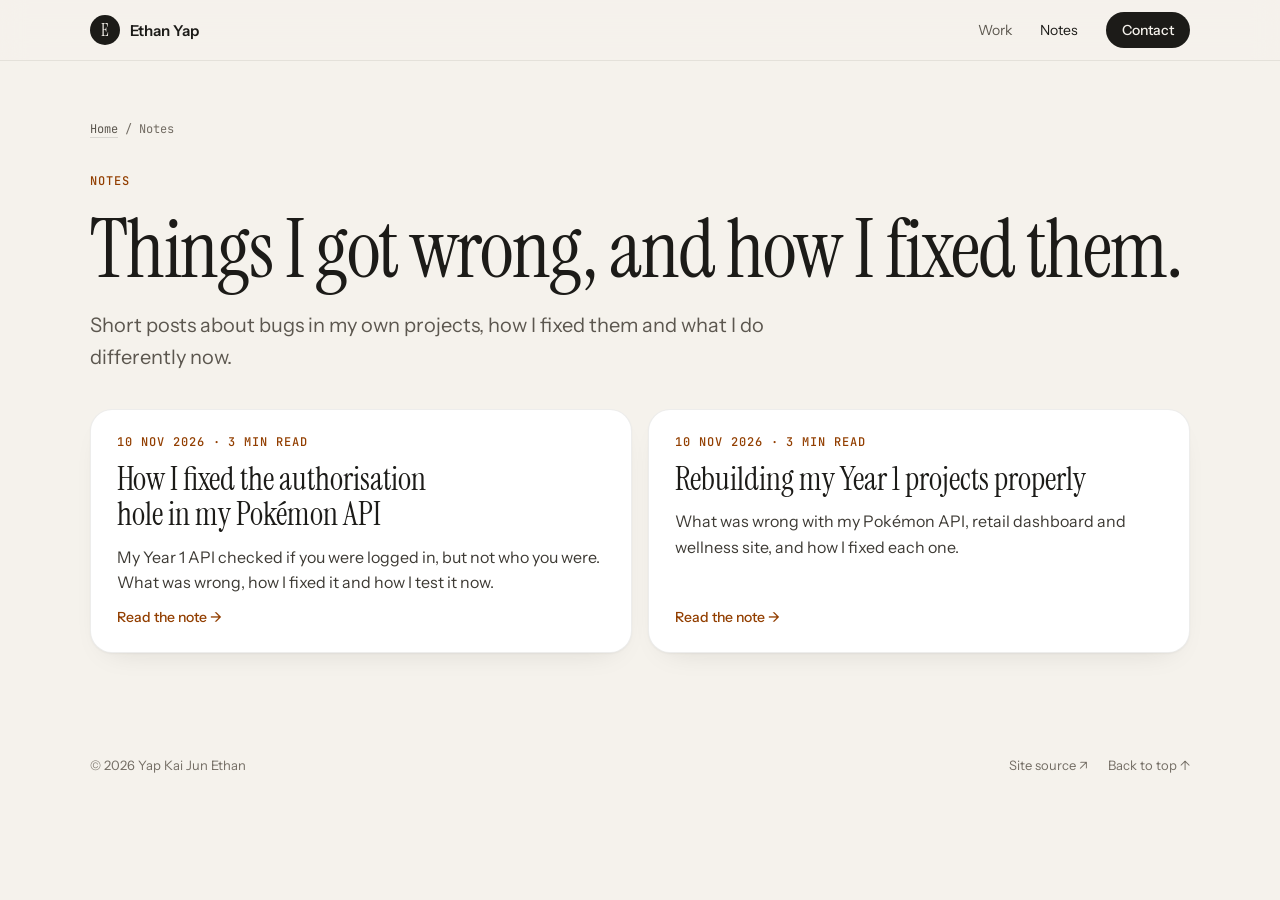
<file: notes/index.html>
<!DOCTYPE html>
<html lang="en">
<head>
<meta charset="utf-8">
<meta name="viewport" content="width=device-width, initial-scale=1">
<title>Notes · Ethan Yap</title>
<meta name="description" content="Short posts by Ethan Yap about bugs in his own projects, how he fixed them and what he does differently now.">
<meta name="theme-color" content="#f5f2ec">
<link rel="canonical" href="https://ethanyap123.github.io/portfolio/notes/">
<link rel="icon" href="../assets/favicon.svg" type="image/svg+xml">
<meta property="og:type" content="website">
<meta property="og:url" content="https://ethanyap123.github.io/portfolio/notes/">
<meta property="og:title" content="Notes · Ethan Yap">
<meta property="og:description" content="Short posts about bugs in my own projects, how I fixed them and what I do differently now.">
<meta property="og:image" content="https://ethanyap123.github.io/portfolio/assets/og-preview.jpg">
<link rel="preconnect" href="https://fonts.googleapis.com">
<link rel="preconnect" href="https://fonts.gstatic.com" crossorigin>
<link rel="preload" as="style" href="https://fonts.googleapis.com/css2?family=Instrument+Sans:wght@400;500;600&family=Instrument+Serif:ital@0;1&family=JetBrains+Mono:wght@400;500&display=swap" onload="this.onload=null;this.rel='stylesheet'">
<noscript><link rel="stylesheet" href="https://fonts.googleapis.com/css2?family=Instrument+Sans:wght@400;500;600&family=Instrument+Serif:ital@0;1&family=JetBrains+Mono:wght@400;500&display=swap"></noscript>
<link rel="stylesheet" href="../assets/case-study.css">
</head>
<body>
<a class="skip" href="#content">Skip to content</a>
<header class="site-header">
  <nav aria-label="Main">
    <a href="../" class="brand"><span class="mark" aria-hidden="true">E</span><span>Ethan Yap</span></a>
    <div class="nav-links">
      <a href="../#work">Work</a>
      <a href="./" aria-current="page" class="hide-sm">Notes</a>
      <a href="../#contact" class="pill dark">Contact</a>
    </div>
  </nav>
</header>

<main class="wrap" id="content">
  <p class="crumbs"><a href="../">Home</a> / Notes</p>
  <header class="cs-head">
    <span class="label">Notes</span>
    <h1>Things I got wrong, and how I fixed them.</h1>
    <p class="lede">Short posts about bugs in my own projects, how I fixed them and what I do differently now.</p>
  </header>
  <ul class="note-list">
    <li><a href="authorisation-hole.html">
      <span class="label"><time datetime="2026-11-10">10 Nov 2026</time> · 3 min read</span>
      <strong>How I fixed the authorisation hole in my Pokémon API</strong>
      <span>My Year 1 API checked if you were logged in, but not who you were. What was wrong, how I fixed it and how I test it now.</span>
      <em>Read the note →</em>
    </a></li>
    <li><a href="rebuilding-year-1.html">
      <span class="label"><time datetime="2026-11-10">10 Nov 2026</time> · 3 min read</span>
      <strong>Rebuilding my Year 1 projects properly</strong>
      <span>What was wrong with my Pokémon API, retail dashboard and wellness site, and how I fixed each one.</span>
      <em>Read the note →</em>
    </a></li>
  </ul>
</main>

<footer>
  <span>© 2026 Yap Kai Jun Ethan</span>
  <div><a href="https://github.com/EthanYap123/portfolio" target="_blank" rel="noopener">Site source ↗</a><a href="#content">Back to top ↑</a></div>
</footer>
</body>
</html>
</file>
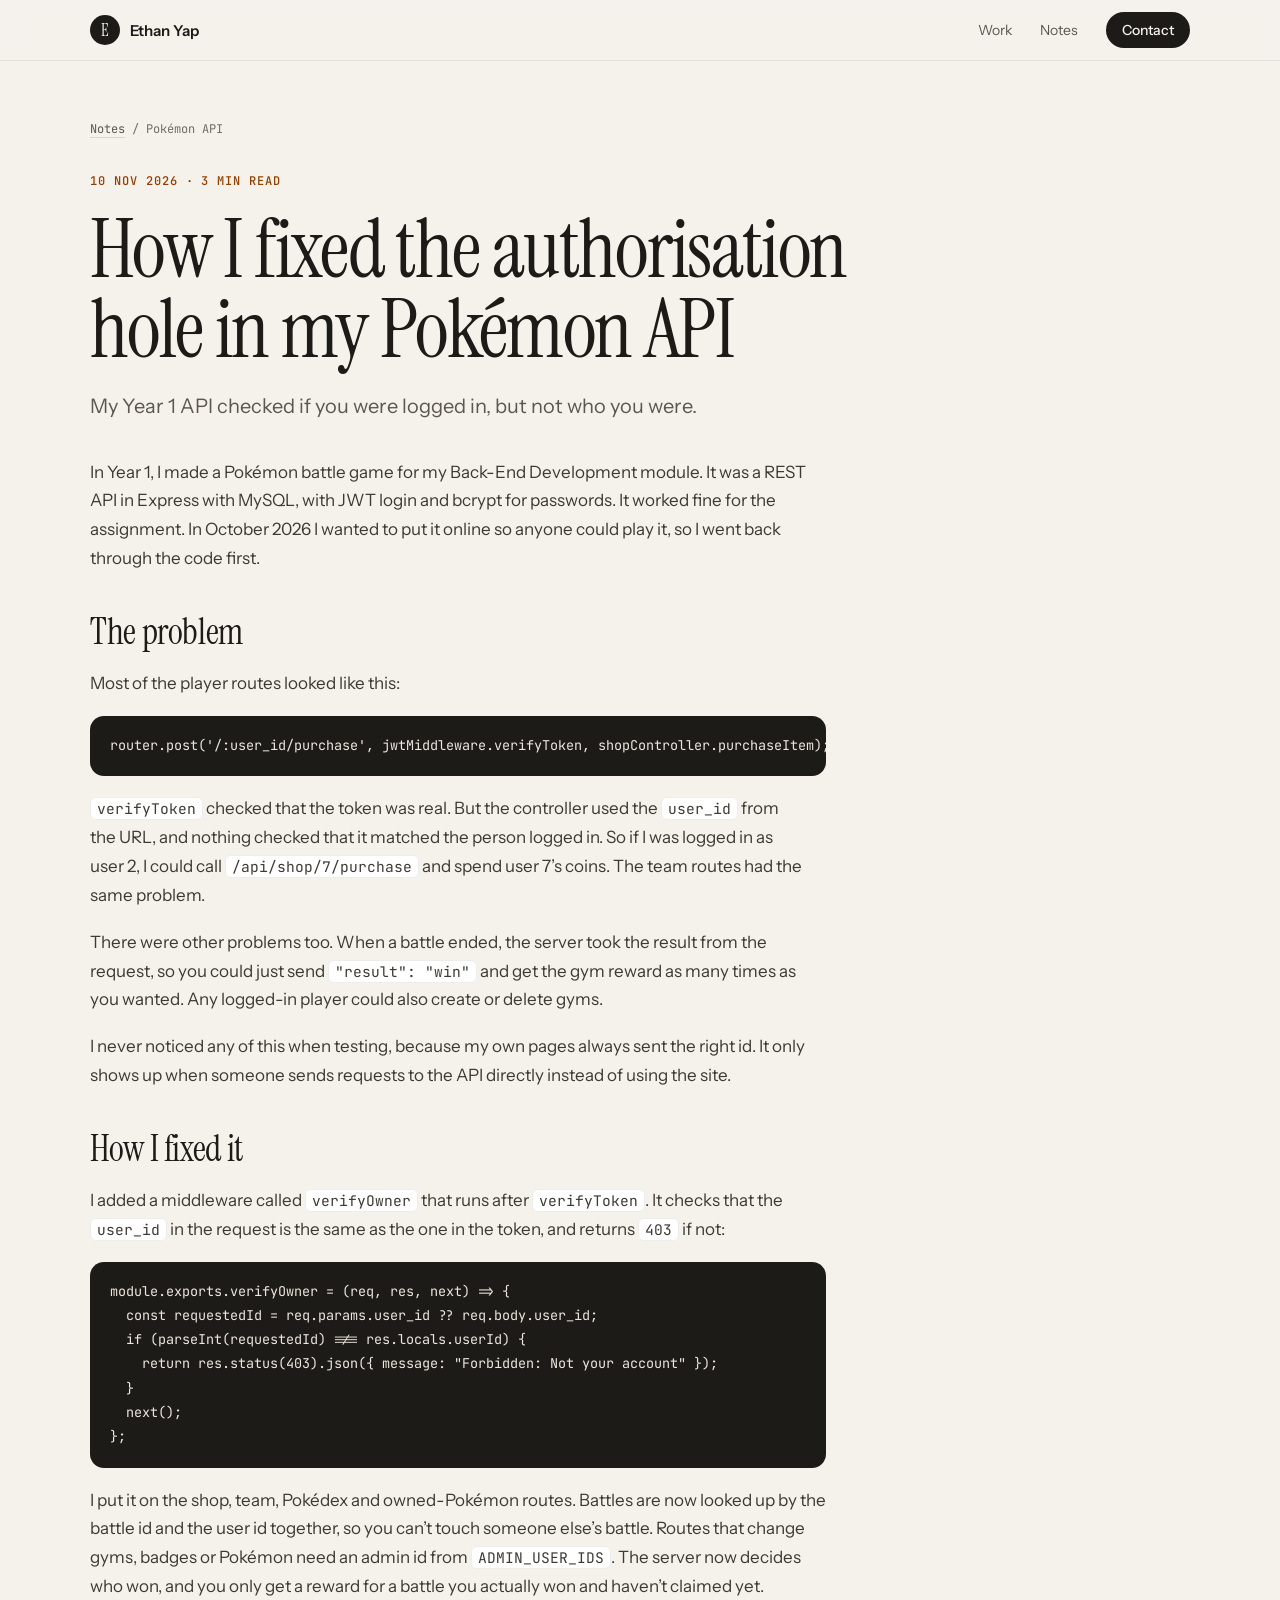
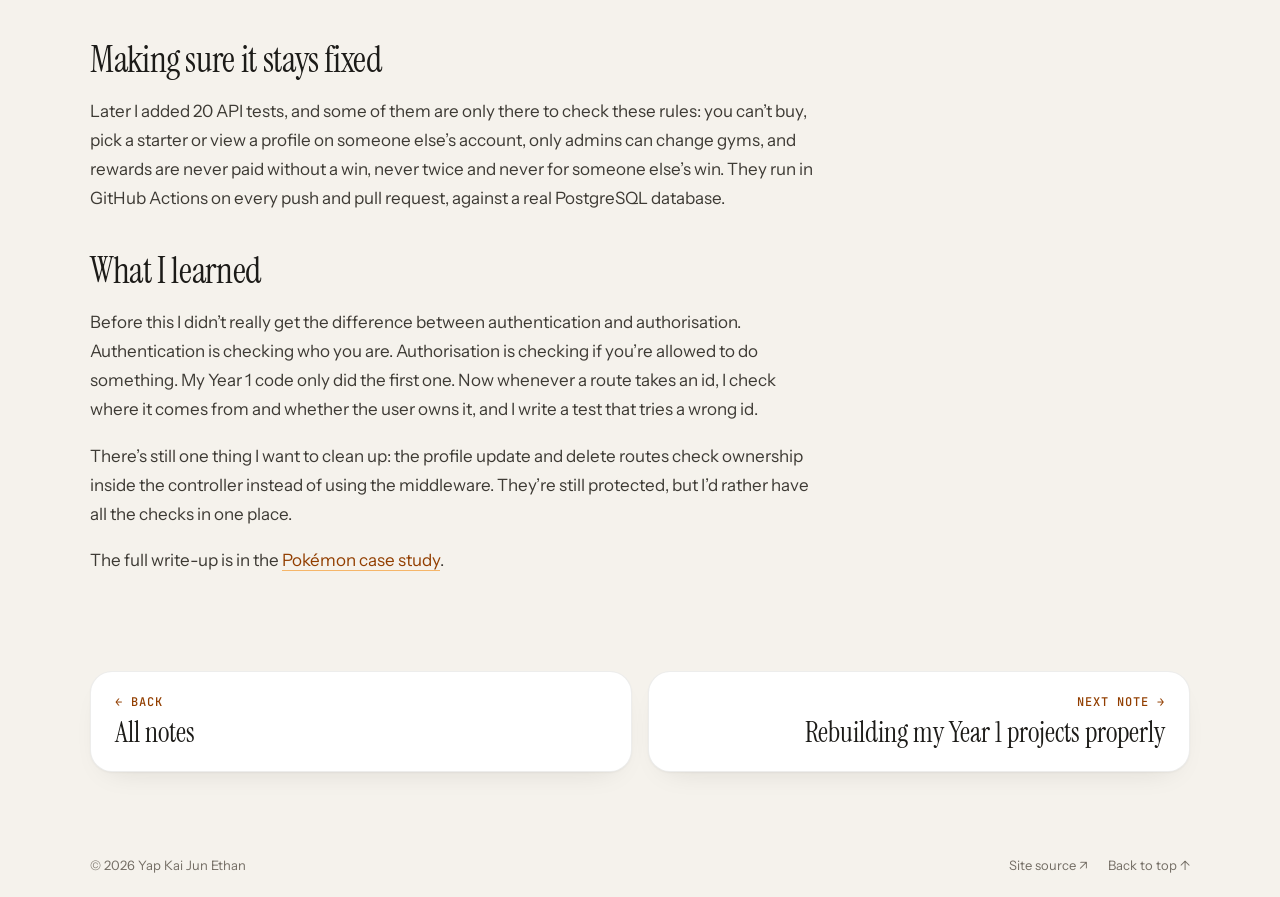
<file: notes/authorisation-hole.html>
<!DOCTYPE html>
<html lang="en">
<head>
<meta charset="utf-8">
<meta name="viewport" content="width=device-width, initial-scale=1">
<title>How I fixed the authorisation hole in my Pokémon API · Notes · Ethan Yap</title>
<meta name="description" content="My Year 1 Pokémon API checked if a player was logged in, but not who they were. What was wrong, how I fixed it and how I test it now.">
<meta name="theme-color" content="#f5f2ec">
<link rel="canonical" href="https://ethanyap123.github.io/portfolio/notes/authorisation-hole.html">
<link rel="icon" href="../assets/favicon.svg" type="image/svg+xml">
<meta property="og:type" content="article">
<meta property="og:url" content="https://ethanyap123.github.io/portfolio/notes/authorisation-hole.html">
<meta property="og:title" content="How I fixed the authorisation hole in my Pokémon API">
<meta property="og:description" content="My Year 1 API checked if you were logged in, but not who you were. What was wrong and how I fixed it.">
<meta property="og:image" content="https://ethanyap123.github.io/portfolio/assets/og-preview.jpg">
<link rel="preconnect" href="https://fonts.googleapis.com">
<link rel="preconnect" href="https://fonts.gstatic.com" crossorigin>
<link rel="preload" as="style" href="https://fonts.googleapis.com/css2?family=Instrument+Sans:wght@400;500;600&family=Instrument+Serif:ital@0;1&family=JetBrains+Mono:wght@400;500&display=swap" onload="this.onload=null;this.rel='stylesheet'">
<noscript><link rel="stylesheet" href="https://fonts.googleapis.com/css2?family=Instrument+Sans:wght@400;500;600&family=Instrument+Serif:ital@0;1&family=JetBrains+Mono:wght@400;500&display=swap"></noscript>
<link rel="stylesheet" href="../assets/case-study.css">
</head>
<body>
<a class="skip" href="#content">Skip to content</a>
<header class="site-header">
  <nav aria-label="Main">
    <a href="../" class="brand"><span class="mark" aria-hidden="true">E</span><span>Ethan Yap</span></a>
    <div class="nav-links">
      <a href="../#work">Work</a>
      <a href="./" class="hide-sm">Notes</a>
      <a href="../#contact" class="pill dark">Contact</a>
    </div>
  </nav>
</header>

<main class="wrap" id="content">
  <p class="crumbs"><a href="./">Notes</a> / Pokémon API</p>
  <article>
    <header class="cs-head">
      <span class="label"><time datetime="2026-11-10">10 Nov 2026</time> · 3 min read</span>
      <h1>How I fixed the authorisation hole in my Pokémon API</h1>
      <p class="lede">My Year 1 API checked if you were logged in, but not who you were.</p>
    </header>

    <div class="prose note-body">
      <p>In Year 1, I made a Pokémon battle game for my Back-End Development module. It was a REST API in Express with MySQL, with JWT login and bcrypt for passwords. It worked fine for the assignment. In October 2026 I wanted to put it online so anyone could play it, so I went back through the code first.</p>

      <h2>The problem</h2>
      <p>Most of the player routes looked like this:</p>
<pre><code>router.post('/:user_id/purchase', jwtMiddleware.verifyToken, shopController.purchaseItem);</code></pre>
      <p><code>verifyToken</code> checked that the token was real. But the controller used the <code>user_id</code> from the URL, and nothing checked that it matched the person logged in. So if I was logged in as user 2, I could call <code>/api/shop/7/purchase</code> and spend user 7’s coins. The team routes had the same problem.</p>
      <p>There were other problems too. When a battle ended, the server took the result from the request, so you could just send <code>"result": "win"</code> and get the gym reward as many times as you wanted. Any logged-in player could also create or delete gyms.</p>
      <p>I never noticed any of this when testing, because my own pages always sent the right id. It only shows up when someone sends requests to the API directly instead of using the site.</p>

      <h2>How I fixed it</h2>
      <p>I added a middleware called <code>verifyOwner</code> that runs after <code>verifyToken</code>. It checks that the <code>user_id</code> in the request is the same as the one in the token, and returns <code>403</code> if not:</p>
<pre><code>module.exports.verifyOwner = (req, res, next) =&gt; {
  const requestedId = req.params.user_id ?? req.body.user_id;
  if (parseInt(requestedId) !== res.locals.userId) {
    return res.status(403).json({ message: "Forbidden: Not your account" });
  }
  next();
};</code></pre>
      <p>I put it on the shop, team, Pokédex and owned-Pokémon routes. Battles are now looked up by the battle id and the user id together, so you can’t touch someone else’s battle. Routes that change gyms, badges or Pokémon need an admin id from <code>ADMIN_USER_IDS</code>. The server now decides who won, and you only get a reward for a battle you actually won and haven’t claimed yet.</p>

      <h2>Making sure it stays fixed</h2>
      <p>Later I added 20 API tests, and some of them are only there to check these rules: you can’t buy, pick a starter or view a profile on someone else’s account, only admins can change gyms, and rewards are never paid without a win, never twice and never for someone else’s win. They run in GitHub Actions on every push and pull request, against a real PostgreSQL database.</p>

      <h2>What I learned</h2>
      <p>Before this I didn’t really get the difference between authentication and authorisation. Authentication is checking who you are. Authorisation is checking if you’re allowed to do something. My Year 1 code only did the first one. Now whenever a route takes an id, I check where it comes from and whether the user owns it, and I write a test that tries a wrong id.</p>
      <p>There’s still one thing I want to clean up: the profile update and delete routes check ownership inside the controller instead of using the middleware. They’re still protected, but I’d rather have all the checks in one place.</p>
      <p>The full write-up is in the <a href="../work/pokemon.html">Pokémon case study</a>.</p>
    </div>
  </article>

  <nav class="pager" aria-label="More notes">
    <a href="./"><span class="label">← Back</span><strong>All notes</strong></a>
    <a class="next" href="rebuilding-year-1.html"><span class="label">Next note →</span><strong>Rebuilding my Year 1 projects properly</strong></a>
  </nav>
</main>

<footer>
  <span>© 2026 Yap Kai Jun Ethan</span>
  <div><a href="https://github.com/EthanYap123/portfolio" target="_blank" rel="noopener">Site source ↗</a><a href="#content">Back to top ↑</a></div>
</footer>
</body>
</html>
</file>
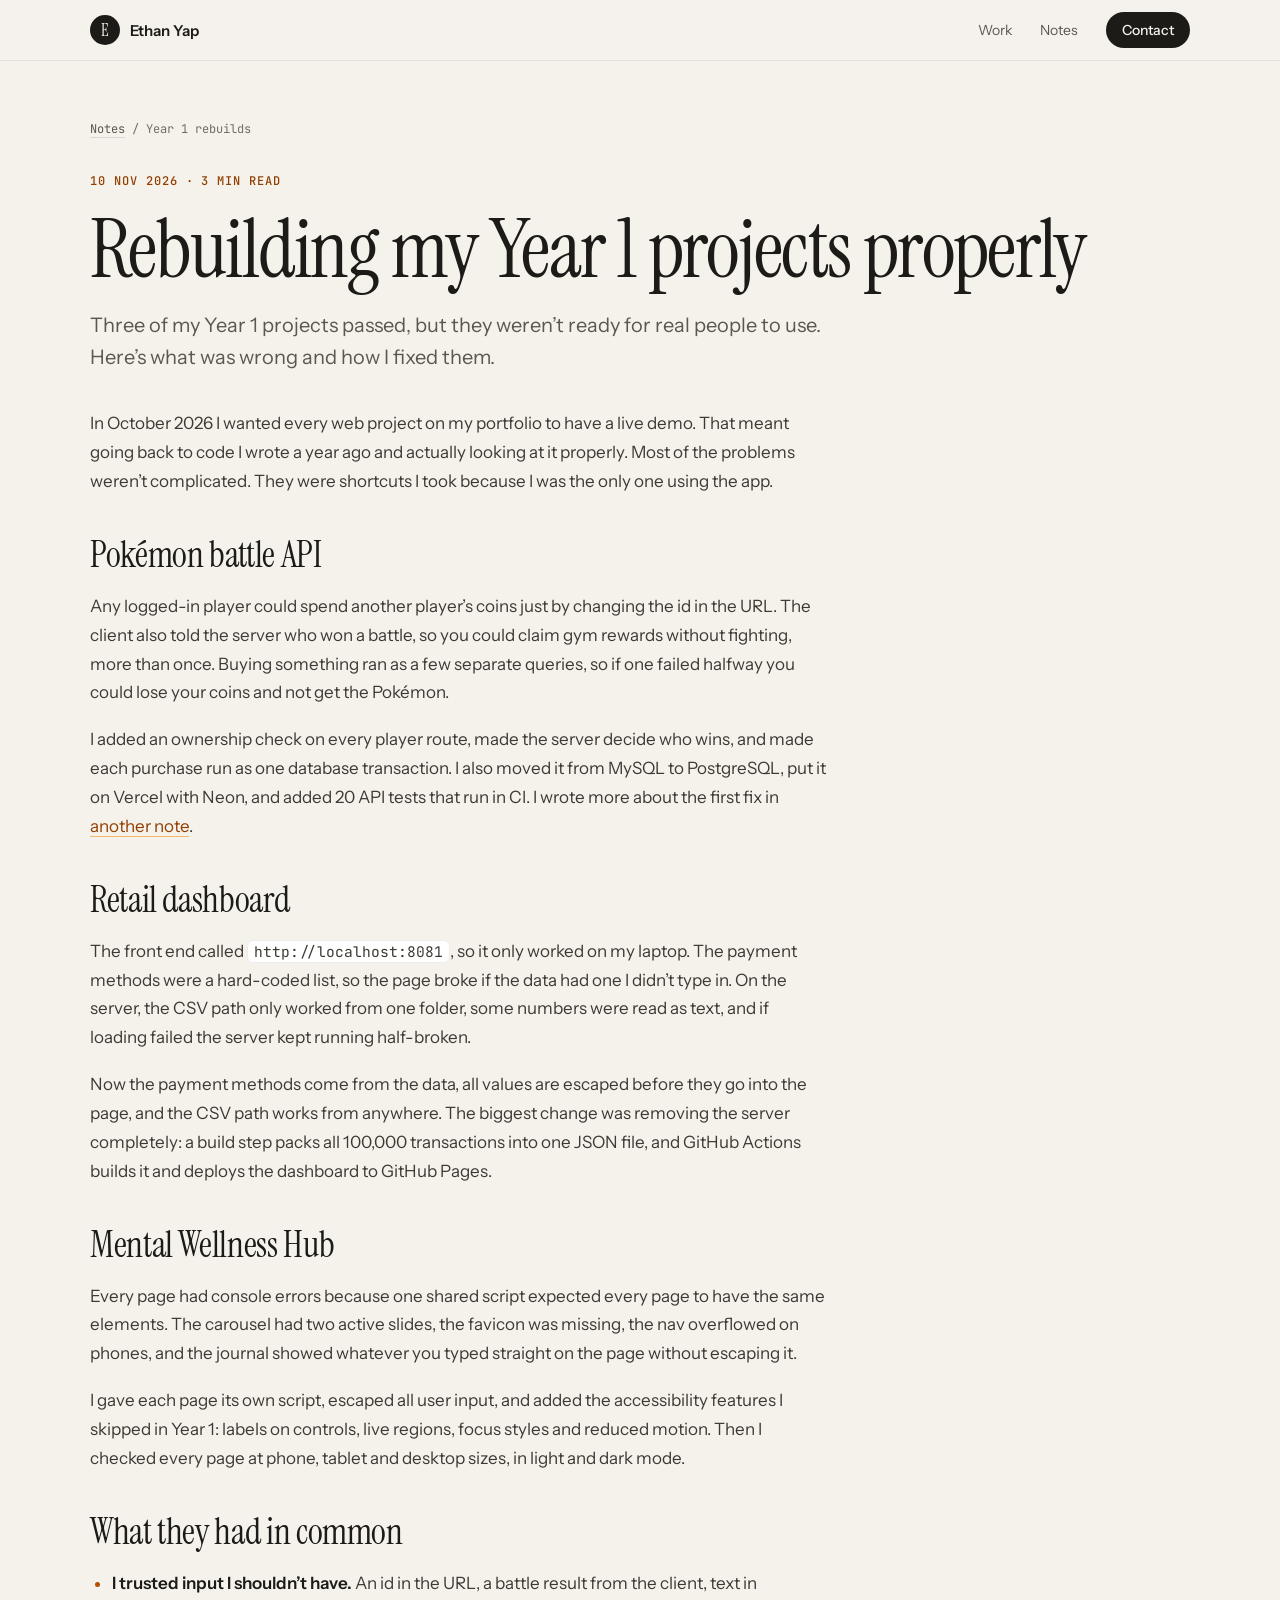
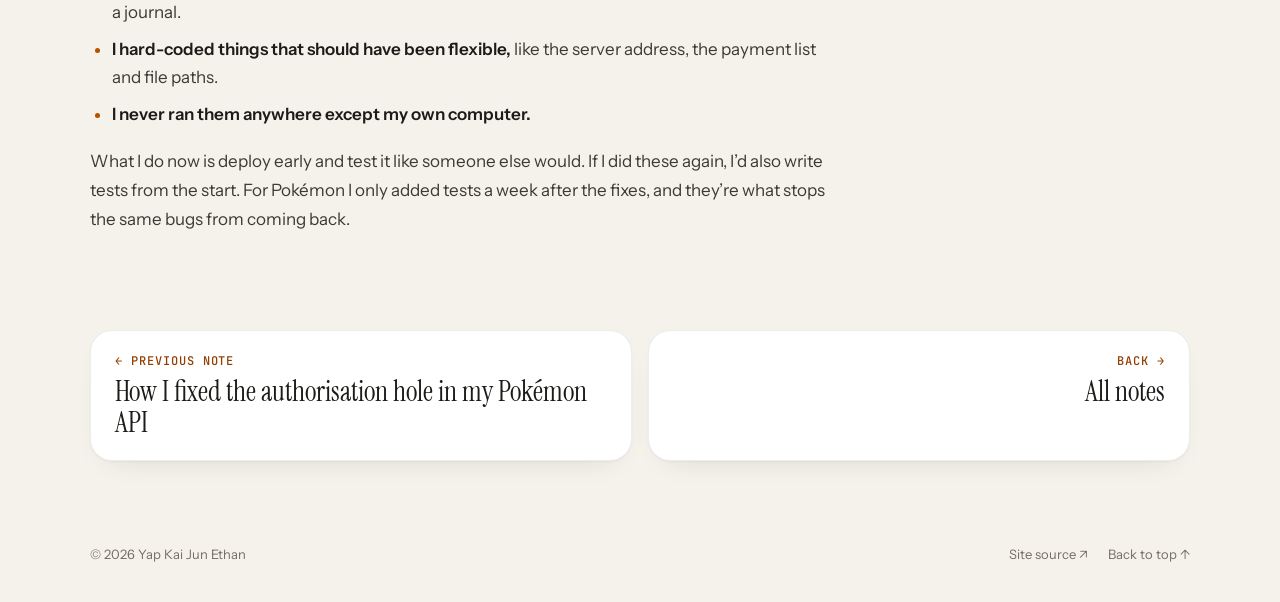
<file: notes/rebuilding-year-1.html>
<!DOCTYPE html>
<html lang="en">
<head>
<meta charset="utf-8">
<meta name="viewport" content="width=device-width, initial-scale=1">
<title>Rebuilding my Year 1 projects properly · Notes · Ethan Yap</title>
<meta name="description" content="Three of my Year 1 projects passed, but weren’t ready for real people to use. What was wrong with my Pokémon API, retail dashboard and wellness site, and how I fixed them.">
<meta name="theme-color" content="#f5f2ec">
<link rel="canonical" href="https://ethanyap123.github.io/portfolio/notes/rebuilding-year-1.html">
<link rel="icon" href="../assets/favicon.svg" type="image/svg+xml">
<meta property="og:type" content="article">
<meta property="og:url" content="https://ethanyap123.github.io/portfolio/notes/rebuilding-year-1.html">
<meta property="og:title" content="Rebuilding my Year 1 projects properly">
<meta property="og:description" content="What was wrong with three of my Year 1 projects and how I fixed them.">
<meta property="og:image" content="https://ethanyap123.github.io/portfolio/assets/og-preview.jpg">
<link rel="preconnect" href="https://fonts.googleapis.com">
<link rel="preconnect" href="https://fonts.gstatic.com" crossorigin>
<link rel="preload" as="style" href="https://fonts.googleapis.com/css2?family=Instrument+Sans:wght@400;500;600&family=Instrument+Serif:ital@0;1&family=JetBrains+Mono:wght@400;500&display=swap" onload="this.onload=null;this.rel='stylesheet'">
<noscript><link rel="stylesheet" href="https://fonts.googleapis.com/css2?family=Instrument+Sans:wght@400;500;600&family=Instrument+Serif:ital@0;1&family=JetBrains+Mono:wght@400;500&display=swap"></noscript>
<link rel="stylesheet" href="../assets/case-study.css">
</head>
<body>
<a class="skip" href="#content">Skip to content</a>
<header class="site-header">
  <nav aria-label="Main">
    <a href="../" class="brand"><span class="mark" aria-hidden="true">E</span><span>Ethan Yap</span></a>
    <div class="nav-links">
      <a href="../#work">Work</a>
      <a href="./" class="hide-sm">Notes</a>
      <a href="../#contact" class="pill dark">Contact</a>
    </div>
  </nav>
</header>

<main class="wrap" id="content">
  <p class="crumbs"><a href="./">Notes</a> / Year 1 rebuilds</p>
  <article>
    <header class="cs-head">
      <span class="label"><time datetime="2026-11-10">10 Nov 2026</time> · 3 min read</span>
      <h1>Rebuilding my Year 1 projects properly</h1>
      <p class="lede">Three of my Year 1 projects passed, but they weren’t ready for real people to use. Here’s what was wrong and how I fixed them.</p>
    </header>

    <div class="prose note-body">
      <p>In October 2026 I wanted every web project on my portfolio to have a live demo. That meant going back to code I wrote a year ago and actually looking at it properly. Most of the problems weren’t complicated. They were shortcuts I took because I was the only one using the app.</p>

      <h2>Pokémon battle API</h2>
      <p>Any logged-in player could spend another player’s coins just by changing the id in the URL. The client also told the server who won a battle, so you could claim gym rewards without fighting, more than once. Buying something ran as a few separate queries, so if one failed halfway you could lose your coins and not get the Pokémon.</p>
      <p>I added an ownership check on every player route, made the server decide who wins, and made each purchase run as one database transaction. I also moved it from MySQL to PostgreSQL, put it on Vercel with Neon, and added 20 API tests that run in CI. I wrote more about the first fix in <a href="authorisation-hole.html">another note</a>.</p>

      <h2>Retail dashboard</h2>
      <p>The front end called <code>http://localhost:8081</code>, so it only worked on my laptop. The payment methods were a hard-coded list, so the page broke if the data had one I didn’t type in. On the server, the CSV path only worked from one folder, some numbers were read as text, and if loading failed the server kept running half-broken.</p>
      <p>Now the payment methods come from the data, all values are escaped before they go into the page, and the CSV path works from anywhere. The biggest change was removing the server completely: a build step packs all 100,000 transactions into one JSON file, and GitHub Actions builds it and deploys the dashboard to GitHub Pages.</p>

      <h2>Mental Wellness Hub</h2>
      <p>Every page had console errors because one shared script expected every page to have the same elements. The carousel had two active slides, the favicon was missing, the nav overflowed on phones, and the journal showed whatever you typed straight on the page without escaping it.</p>
      <p>I gave each page its own script, escaped all user input, and added the accessibility features I skipped in Year 1: labels on controls, live regions, focus styles and reduced motion. Then I checked every page at phone, tablet and desktop sizes, in light and dark mode.</p>

      <h2>What they had in common</h2>
      <ul>
        <li><strong>I trusted input I shouldn’t have.</strong> An id in the URL, a battle result from the client, text in a journal.</li>
        <li><strong>I hard-coded things that should have been flexible,</strong> like the server address, the payment list and file paths.</li>
        <li><strong>I never ran them anywhere except my own computer.</strong></li>
      </ul>
      <p>What I do now is deploy early and test it like someone else would. If I did these again, I’d also write tests from the start. For Pokémon I only added tests a week after the fixes, and they’re what stops the same bugs from coming back.</p>
    </div>
  </article>

  <nav class="pager" aria-label="More notes">
    <a href="authorisation-hole.html"><span class="label">← Previous note</span><strong>How I fixed the authorisation hole in my Pokémon API</strong></a>
    <a class="next" href="./"><span class="label">Back →</span><strong>All notes</strong></a>
  </nav>
</main>

<footer>
  <span>© 2026 Yap Kai Jun Ethan</span>
  <div><a href="https://github.com/EthanYap123/portfolio" target="_blank" rel="noopener">Site source ↗</a><a href="#content">Back to top ↑</a></div>
</footer>
</body>
</html>
</file>
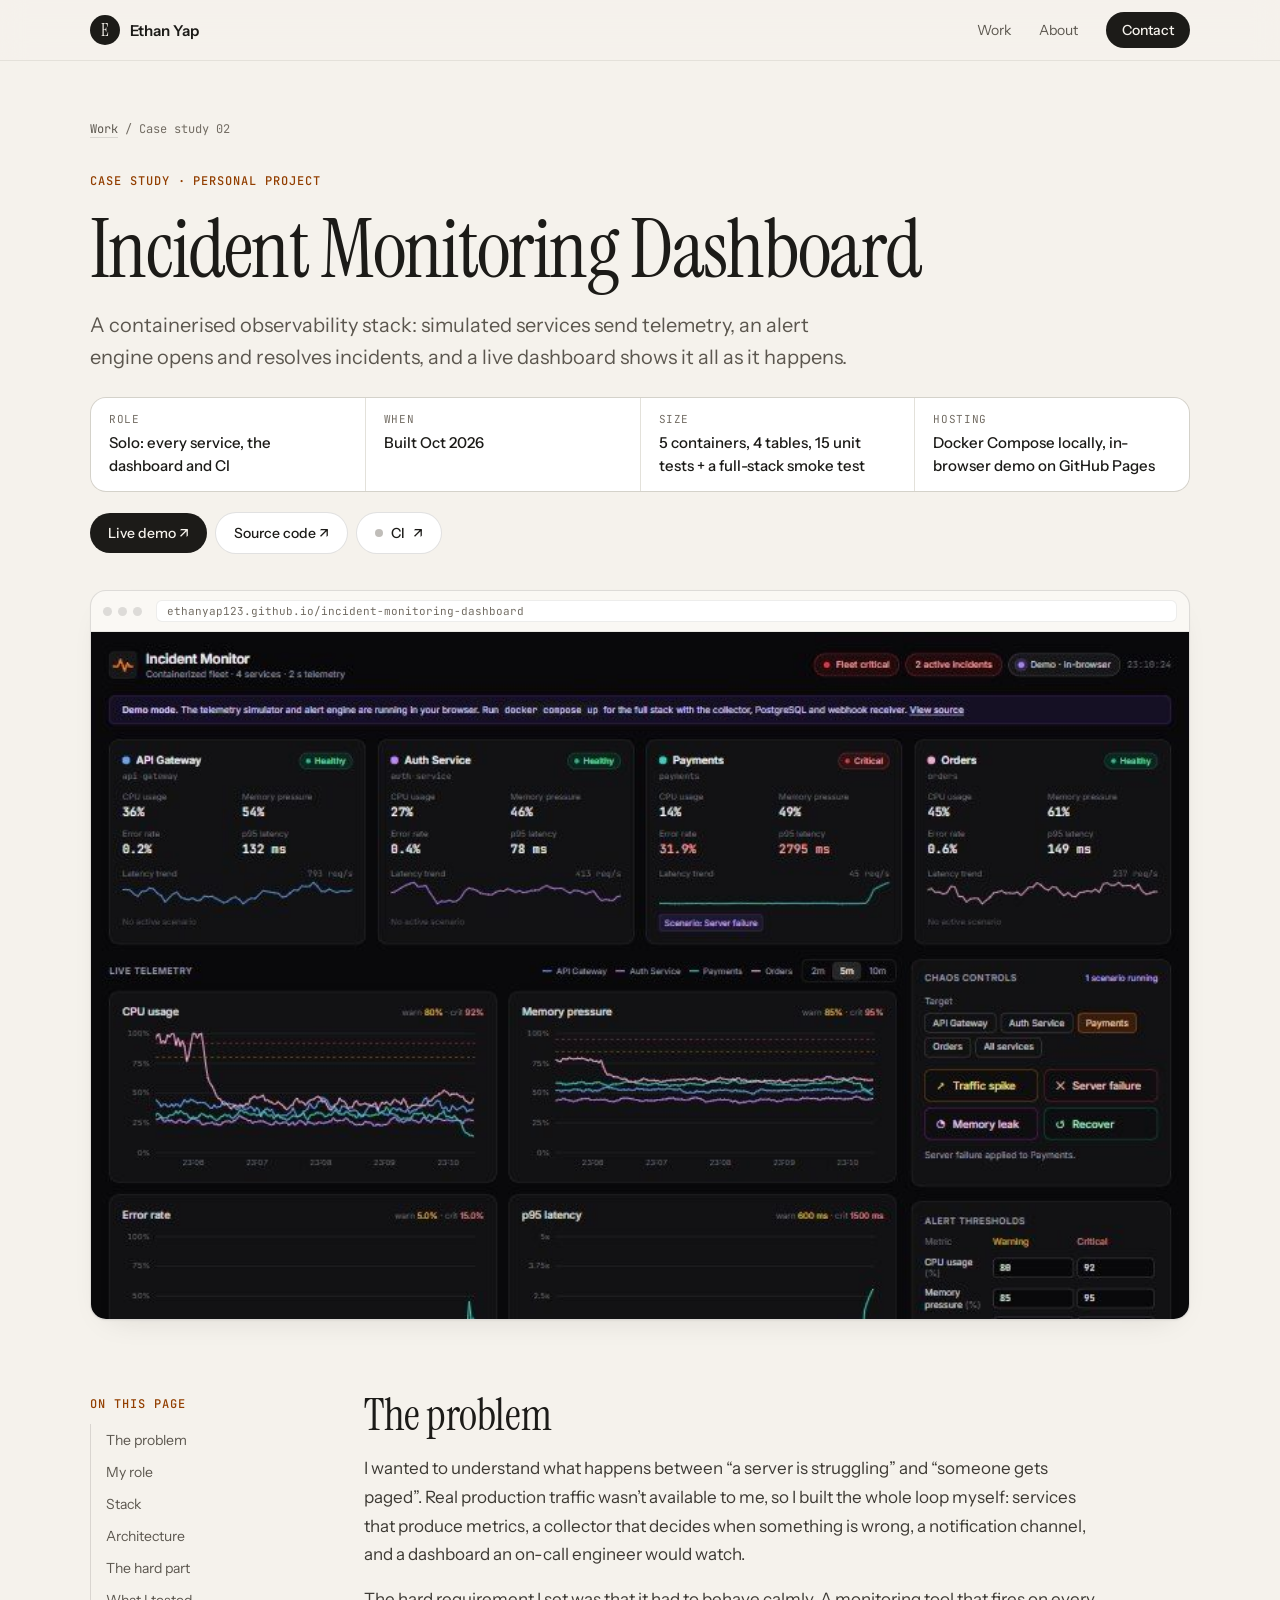
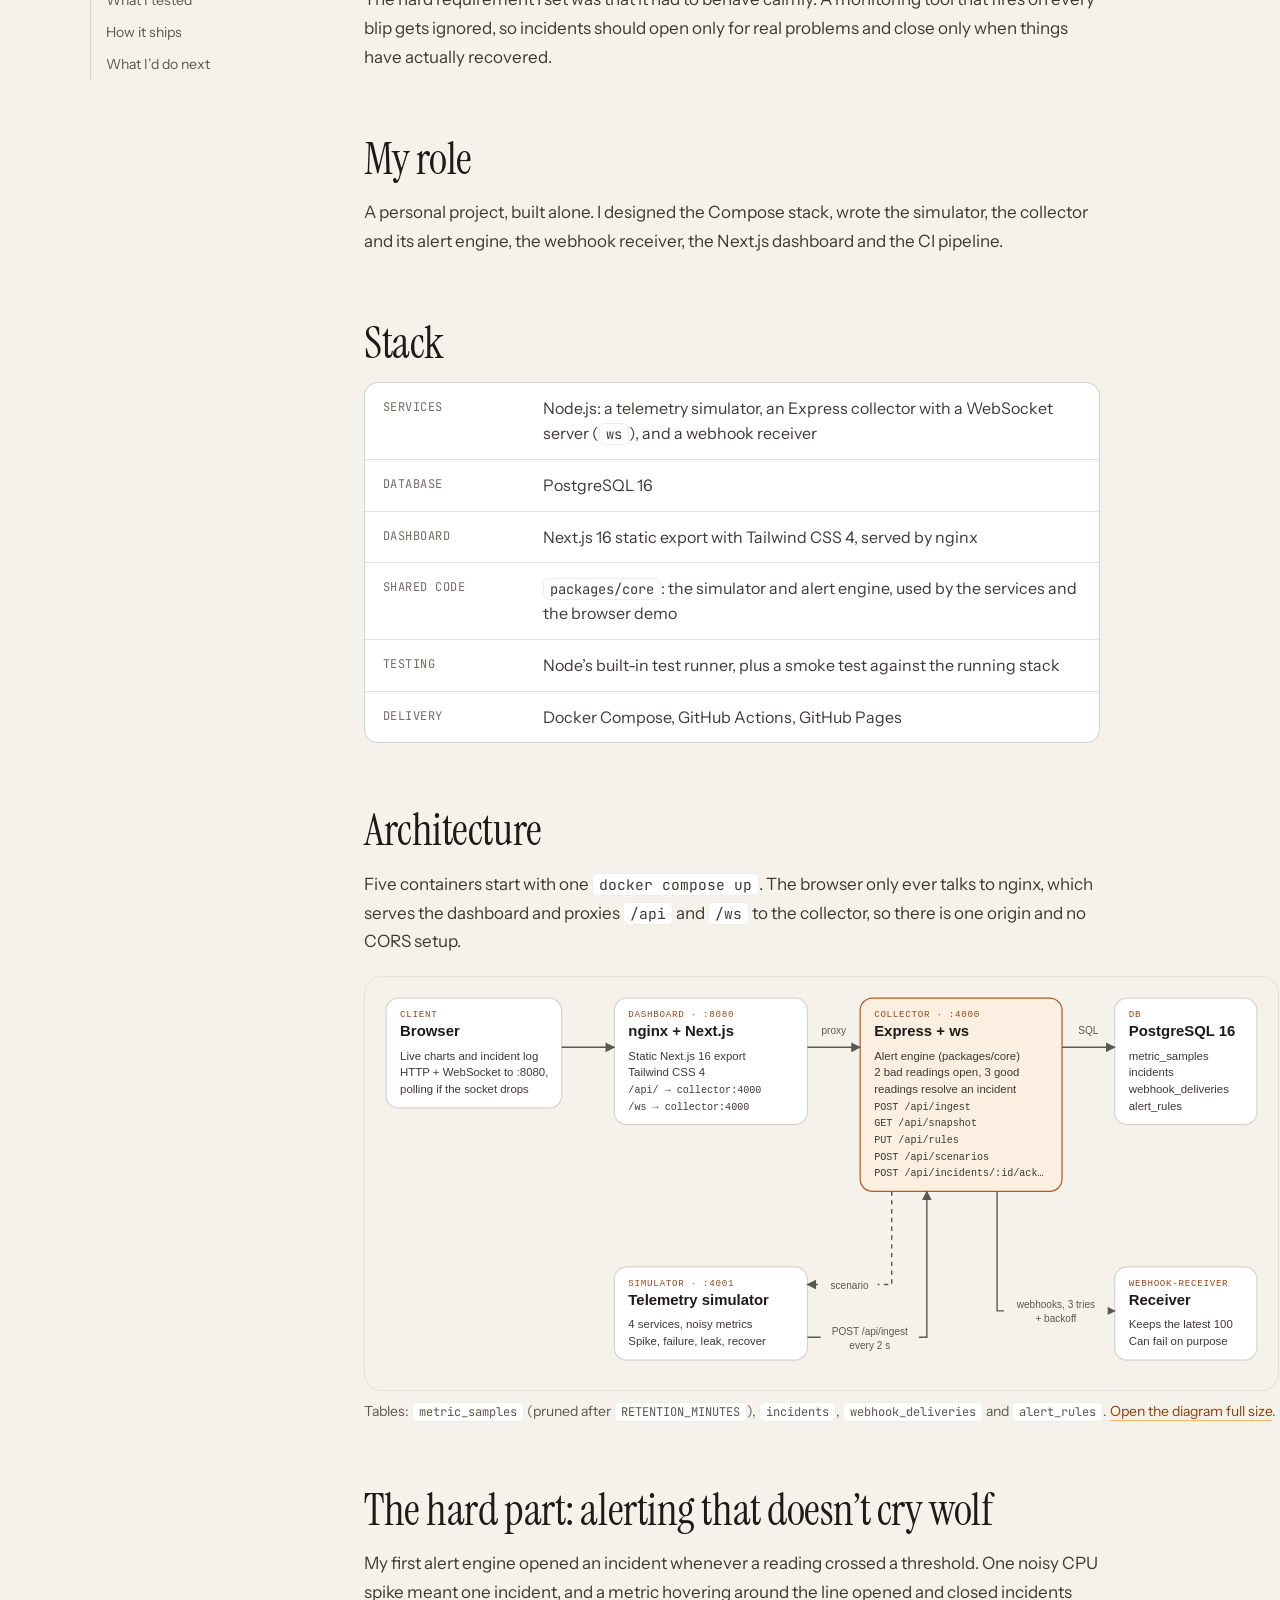
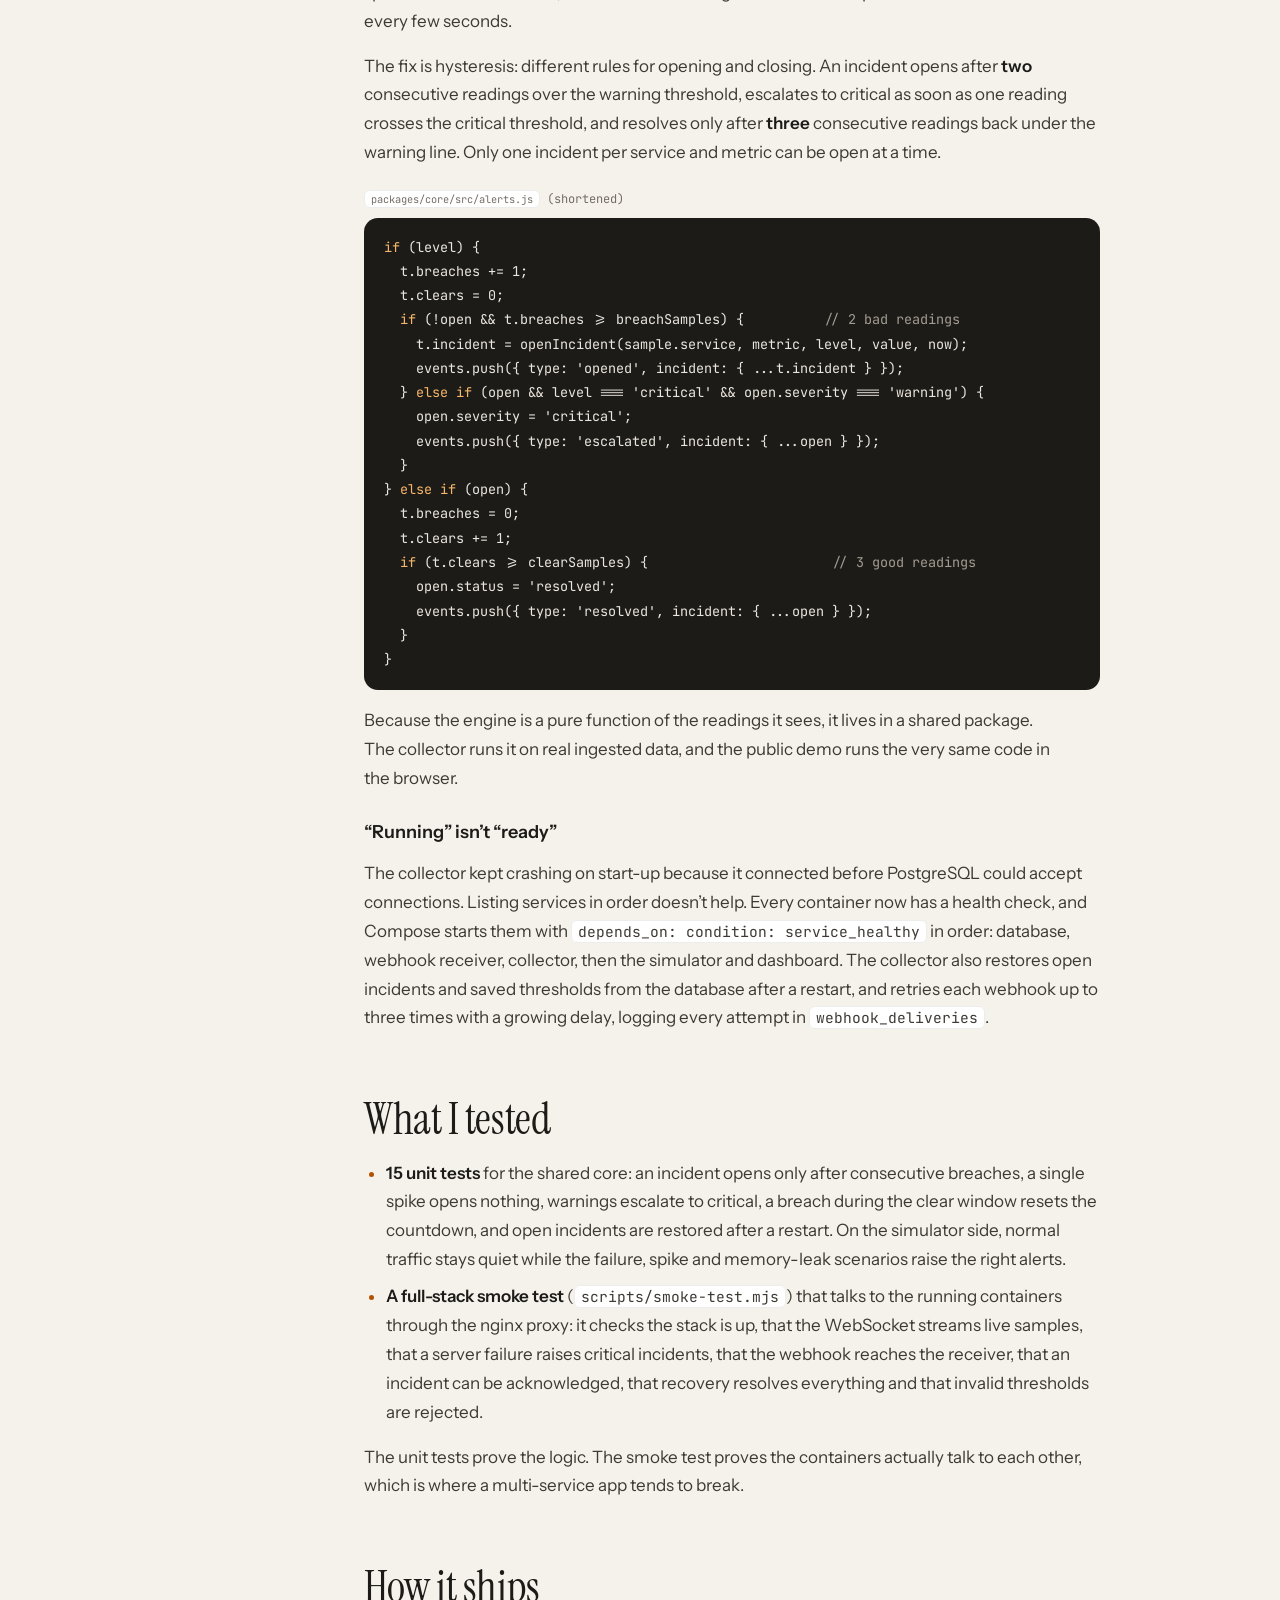
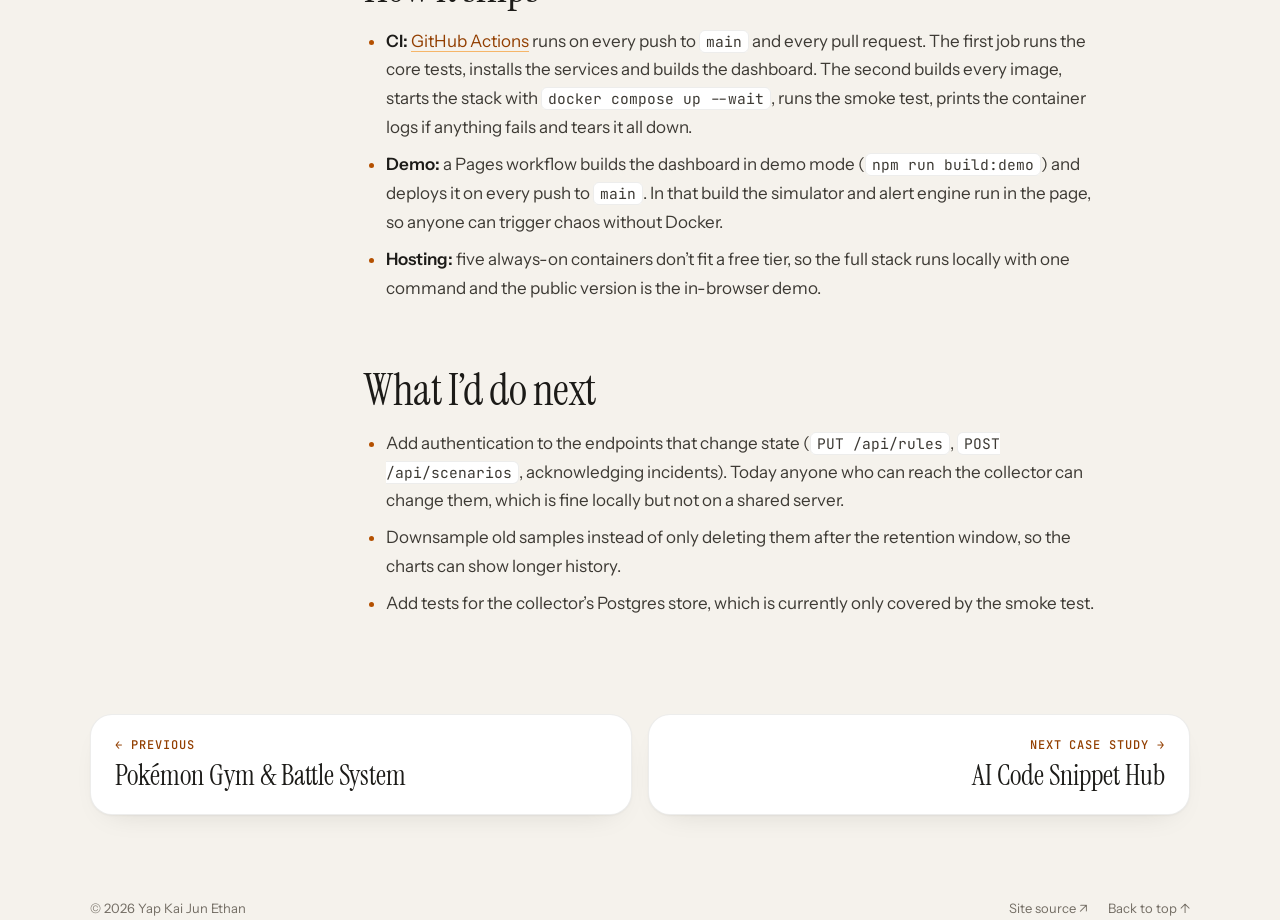
<file: work/incident.html>
<!DOCTYPE html>
<html lang="en">
<head>
<meta charset="utf-8">
<meta name="viewport" content="width=device-width, initial-scale=1">
<title>Incident Monitoring Dashboard · Case study · Ethan Yap</title>
<meta name="description" content="How Ethan Yap built a five-container monitoring stack with Docker Compose, Node.js, PostgreSQL and Next.js: alerting with hysteresis, webhooks with retries, and a CI job that boots the whole stack.">
<meta name="theme-color" content="#f5f2ec">
<link rel="canonical" href="https://ethanyap123.github.io/portfolio/work/incident.html">
<link rel="icon" href="../assets/favicon.svg" type="image/svg+xml">
<script src="../assets/ci-status.js" defer></script>
<meta property="og:type" content="article">
<meta property="og:url" content="https://ethanyap123.github.io/portfolio/work/incident.html">
<meta property="og:title" content="Incident Monitoring Dashboard · Case study">
<meta property="og:description" content="How Ethan Yap built a five-container monitoring stack with Docker Compose, Node.js, PostgreSQL and Next.js: alerting with hysteresis, webhooks with retries, and a CI job that boots the whole stack.">
<meta property="og:image" content="https://ethanyap123.github.io/portfolio/assets/incident-monitoring-dashboard.jpg">
<link rel="preconnect" href="https://fonts.googleapis.com">
<link rel="preconnect" href="https://fonts.gstatic.com" crossorigin>
<link rel="preload" as="style" href="https://fonts.googleapis.com/css2?family=Instrument+Sans:wght@400;500;600&family=Instrument+Serif:ital@0;1&family=JetBrains+Mono:wght@400;500&display=swap" onload="this.onload=null;this.rel='stylesheet'">
<noscript><link rel="stylesheet" href="https://fonts.googleapis.com/css2?family=Instrument+Sans:wght@400;500;600&family=Instrument+Serif:ital@0;1&family=JetBrains+Mono:wght@400;500&display=swap"></noscript>
<link rel="stylesheet" href="../assets/case-study.css">
</head>
<body>
<a class="skip" href="#content">Skip to content</a>
<header class="site-header">
  <nav aria-label="Main">
    <a href="../" class="brand"><span class="mark" aria-hidden="true">E</span><span>Ethan Yap</span></a>
    <div class="nav-links">
      <a href="../#work">Work</a>
      <a href="../#about" class="hide-sm">About</a>
      <a href="../#contact" class="pill dark">Contact</a>
    </div>
  </nav>
</header>

<main class="wrap" id="content">
  <p class="crumbs"><a href="../#p-incident">Work</a> / Case study 02</p>
  <header class="cs-head">
    <span class="label">Case study · Personal project</span>
    <h1>Incident Monitoring Dashboard</h1>
    <p class="lede">A containerised observability stack: simulated services send telemetry, an alert engine opens and resolves incidents, and a live dashboard shows it all as it happens.</p>
    <dl class="facts">
      <div><dt>Role</dt><dd>Solo: every service, the dashboard and CI</dd></div>
      <div><dt>When</dt><dd>Built Oct 2026</dd></div>
      <div><dt>Size</dt><dd>5 containers, 4 tables, 15 unit tests + a full-stack smoke test</dd></div>
      <div><dt>Hosting</dt><dd>Docker Compose locally, in-browser demo on GitHub Pages</dd></div>
    </dl>
    <div class="actions">
      <a class="pill dark btn" href="https://ethanyap123.github.io/incident-monitoring-dashboard/" target="_blank" rel="noopener">Live demo ↗</a>
      <a class="pill light btn" href="https://github.com/EthanYap123/incident-monitoring-dashboard" target="_blank" rel="noopener">Source code ↗</a>
      <a class="pill light btn ci-pill" data-ci="incident-monitoring-dashboard/actions/workflows/ci.yml" href="https://github.com/EthanYap123/incident-monitoring-dashboard/actions/workflows/ci.yml" target="_blank" rel="noopener" title="Latest GitHub Actions run on main"><span class="ci-dot" aria-hidden="true"></span><span class="ci-text">CI</span> ↗</a>
    </div>
  </header>

  <a class="frame" href="https://ethanyap123.github.io/incident-monitoring-dashboard/" target="_blank" rel="noopener" tabindex="-1">
    <span class="frame-bar" aria-hidden="true"><i></i><i></i><i></i><span class="frame-url">ethanyap123.github.io/incident-monitoring-dashboard</span></span>
    <img src="../assets/incident-monitoring-dashboard.jpg" alt="Dark dashboard with four service health cards, live CPU and memory charts, chaos controls and alert thresholds" width="800" height="500">
  </a>

  <div class="cs-body">
    <nav class="toc" aria-label="On this page">
      <span class="label">On this page</span>
      <ol>
        <li><a href="#problem">The problem</a></li>
        <li><a href="#role">My role</a></li>
        <li><a href="#stack">Stack</a></li>
        <li><a href="#architecture">Architecture</a></li>
        <li><a href="#hard-part">The hard part</a></li>
        <li><a href="#testing">What I tested</a></li>
        <li><a href="#shipping">How it ships</a></li>
        <li><a href="#next">What I’d do next</a></li>
      </ol>
    </nav>

    <div class="prose">
      <section id="problem" aria-labelledby="problem-h">
        <h2 id="problem-h">The problem</h2>
        <p>I wanted to understand what happens between “a server is struggling” and “someone gets paged”. Real production traffic wasn’t available to me, so I built the whole loop myself: services that produce metrics, a collector that decides when something is wrong, a notification channel, and a dashboard an on-call engineer would watch.</p>
        <p>The hard requirement I set was that it had to behave calmly. A monitoring tool that fires on every blip gets ignored, so incidents should open only for real problems and close only when things have actually recovered.</p>
      </section>

      <section id="role" aria-labelledby="role-h">
        <h2 id="role-h">My role</h2>
        <p>A personal project, built alone. I designed the Compose stack, wrote the simulator, the collector and its alert engine, the webhook receiver, the Next.js dashboard and the CI pipeline.</p>
      </section>

      <section id="stack" aria-labelledby="stack-h">
        <h2 id="stack-h">Stack</h2>
        <dl class="stack">
          <div><dt>Services</dt><dd>Node.js: a telemetry simulator, an Express collector with a WebSocket server (<code>ws</code>), and a webhook receiver</dd></div>
          <div><dt>Database</dt><dd>PostgreSQL 16</dd></div>
          <div><dt>Dashboard</dt><dd>Next.js 16 static export with Tailwind CSS 4, served by nginx</dd></div>
          <div><dt>Shared code</dt><dd><code>packages/core</code>: the simulator and alert engine, used by the services and the browser demo</dd></div>
          <div><dt>Testing</dt><dd>Node’s built-in test runner, plus a smoke test against the running stack</dd></div>
          <div><dt>Delivery</dt><dd>Docker Compose, GitHub Actions, GitHub Pages</dd></div>
        </dl>
      </section>

      <section id="architecture" aria-labelledby="architecture-h">
        <h2 id="architecture-h">Architecture</h2>
        <p>Five containers start with one <code>docker compose up</code>. The browser only ever talks to nginx, which serves the dashboard and proxies <code>/api</code> and <code>/ws</code> to the collector, so there is one origin and no CORS setup.</p>
        <figure class="diagram">
          <div class="diagram-scroll" tabindex="0" role="region" aria-label="Architecture diagram, scrolls sideways on small screens">
            <img src="../assets/diagrams/incident.svg" alt="Architecture: five Docker Compose containers. The simulator posts metric batches to the collector every two seconds. The collector runs the alert engine, stores data in PostgreSQL, sends incident webhooks with retries to a webhook receiver and pushes changes over a WebSocket. nginx serves the Next.js dashboard and proxies API and WebSocket traffic to the collector." width="1040" height="470" loading="lazy">
          </div>
          <figcaption>Tables: <code>metric_samples</code> (pruned after <code>RETENTION_MINUTES</code>), <code>incidents</code>, <code>webhook_deliveries</code> and <code>alert_rules</code>. <a href="../assets/diagrams/incident.svg">Open the diagram full size</a>.</figcaption>
        </figure>
      </section>

      <section id="hard-part" aria-labelledby="hard-part-h">
        <h2 id="hard-part-h">The hard part: alerting that doesn’t cry wolf</h2>
        <p>My first alert engine opened an incident whenever a reading crossed a threshold. One noisy CPU spike meant one incident, and a metric hovering around the line opened and closed incidents every few seconds.</p>
        <p>The fix is hysteresis: different rules for opening and closing. An incident opens after <strong>two</strong> consecutive readings over the warning threshold, escalates to critical as soon as one reading crosses the critical threshold, and resolves only after <strong>three</strong> consecutive readings back under the warning line. Only one incident per service and metric can be open at a time.</p>
        <p class="code-label"><code>packages/core/src/alerts.js</code> (shortened)</p>
<pre><code><span class="k">if</span> (level) {
  t.breaches += 1;
  t.clears = 0;
  <span class="k">if</span> (!open &amp;&amp; t.breaches &gt;= breachSamples) {          <span class="c">// 2 bad readings</span>
    t.incident = openIncident(sample.service, metric, level, value, now);
    events.push({ type: 'opened', incident: { ...t.incident } });
  } <span class="k">else if</span> (open &amp;&amp; level === 'critical' &amp;&amp; open.severity === 'warning') {
    open.severity = 'critical';
    events.push({ type: 'escalated', incident: { ...open } });
  }
} <span class="k">else if</span> (open) {
  t.breaches = 0;
  t.clears += 1;
  <span class="k">if</span> (t.clears &gt;= clearSamples) {                       <span class="c">// 3 good readings</span>
    open.status = 'resolved';
    events.push({ type: 'resolved', incident: { ...open } });
  }
}</code></pre>
        <p>Because the engine is a pure function of the readings it sees, it lives in a shared package. The collector runs it on real ingested data, and the public demo runs the very same code in the browser.</p>
        <h3>“Running” isn’t “ready”</h3>
        <p>The collector kept crashing on start-up because it connected before PostgreSQL could accept connections. Listing services in order doesn’t help. Every container now has a health check, and Compose starts them with <code>depends_on: condition: service_healthy</code> in order: database, webhook receiver, collector, then the simulator and dashboard. The collector also restores open incidents and saved thresholds from the database after a restart, and retries each webhook up to three times with a growing delay, logging every attempt in <code>webhook_deliveries</code>.</p>
      </section>

      <section id="testing" aria-labelledby="testing-h">
        <h2 id="testing-h">What I tested</h2>
        <ul>
          <li><strong>15 unit tests</strong> for the shared core: an incident opens only after consecutive breaches, a single spike opens nothing, warnings escalate to critical, a breach during the clear window resets the countdown, and open incidents are restored after a restart. On the simulator side, normal traffic stays quiet while the failure, spike and memory-leak scenarios raise the right alerts.</li>
          <li><strong>A full-stack smoke test</strong> (<code>scripts/smoke-test.mjs</code>) that talks to the running containers through the nginx proxy: it checks the stack is up, that the WebSocket streams live samples, that a server failure raises critical incidents, that the webhook reaches the receiver, that an incident can be acknowledged, that recovery resolves everything and that invalid thresholds are rejected.</li>
        </ul>
        <p>The unit tests prove the logic. The smoke test proves the containers actually talk to each other, which is where a multi-service app tends to break.</p>
      </section>

      <section id="shipping" aria-labelledby="shipping-h">
        <h2 id="shipping-h">How it ships</h2>
        <ul>
          <li><strong>CI:</strong> <a href="https://github.com/EthanYap123/incident-monitoring-dashboard/actions/workflows/ci.yml">GitHub Actions</a> runs on every push to <code>main</code> and every pull request. The first job runs the core tests, installs the services and builds the dashboard. The second builds every image, starts the stack with <code>docker compose up --wait</code>, runs the smoke test, prints the container logs if anything fails and tears it all down.</li>
          <li><strong>Demo:</strong> a Pages workflow builds the dashboard in demo mode (<code>npm run build:demo</code>) and deploys it on every push to <code>main</code>. In that build the simulator and alert engine run in the page, so anyone can trigger chaos without Docker.</li>
          <li><strong>Hosting:</strong> five always-on containers don’t fit a free tier, so the full stack runs locally with one command and the public version is the in-browser demo.</li>
        </ul>
      </section>

      <section id="next" aria-labelledby="next-h">
        <h2 id="next-h">What I’d do next</h2>
        <ul>
          <li>Add authentication to the endpoints that change state (<code>PUT /api/rules</code>, <code>POST /api/scenarios</code>, acknowledging incidents). Today anyone who can reach the collector can change them, which is fine locally but not on a shared server.</li>
          <li>Downsample old samples instead of only deleting them after the retention window, so the charts can show longer history.</li>
          <li>Add tests for the collector’s Postgres store, which is currently only covered by the smoke test.</li>
        </ul>
      </section>
    </div>
  </div>

  <nav class="pager" aria-label="More case studies">
    <a href="pokemon.html"><span class="label">← Previous</span><strong>Pokémon Gym &amp; Battle System</strong></a>
    <a class="next" href="snippet.html"><span class="label">Next case study →</span><strong>AI Code Snippet Hub</strong></a>
  </nav>
</main>

<footer>
  <span>© 2026 Yap Kai Jun Ethan</span>
  <div><a href="https://github.com/EthanYap123/portfolio" target="_blank" rel="noopener">Site source ↗</a><a href="#content">Back to top ↑</a></div>
</footer>
</body>
</html>
</file>
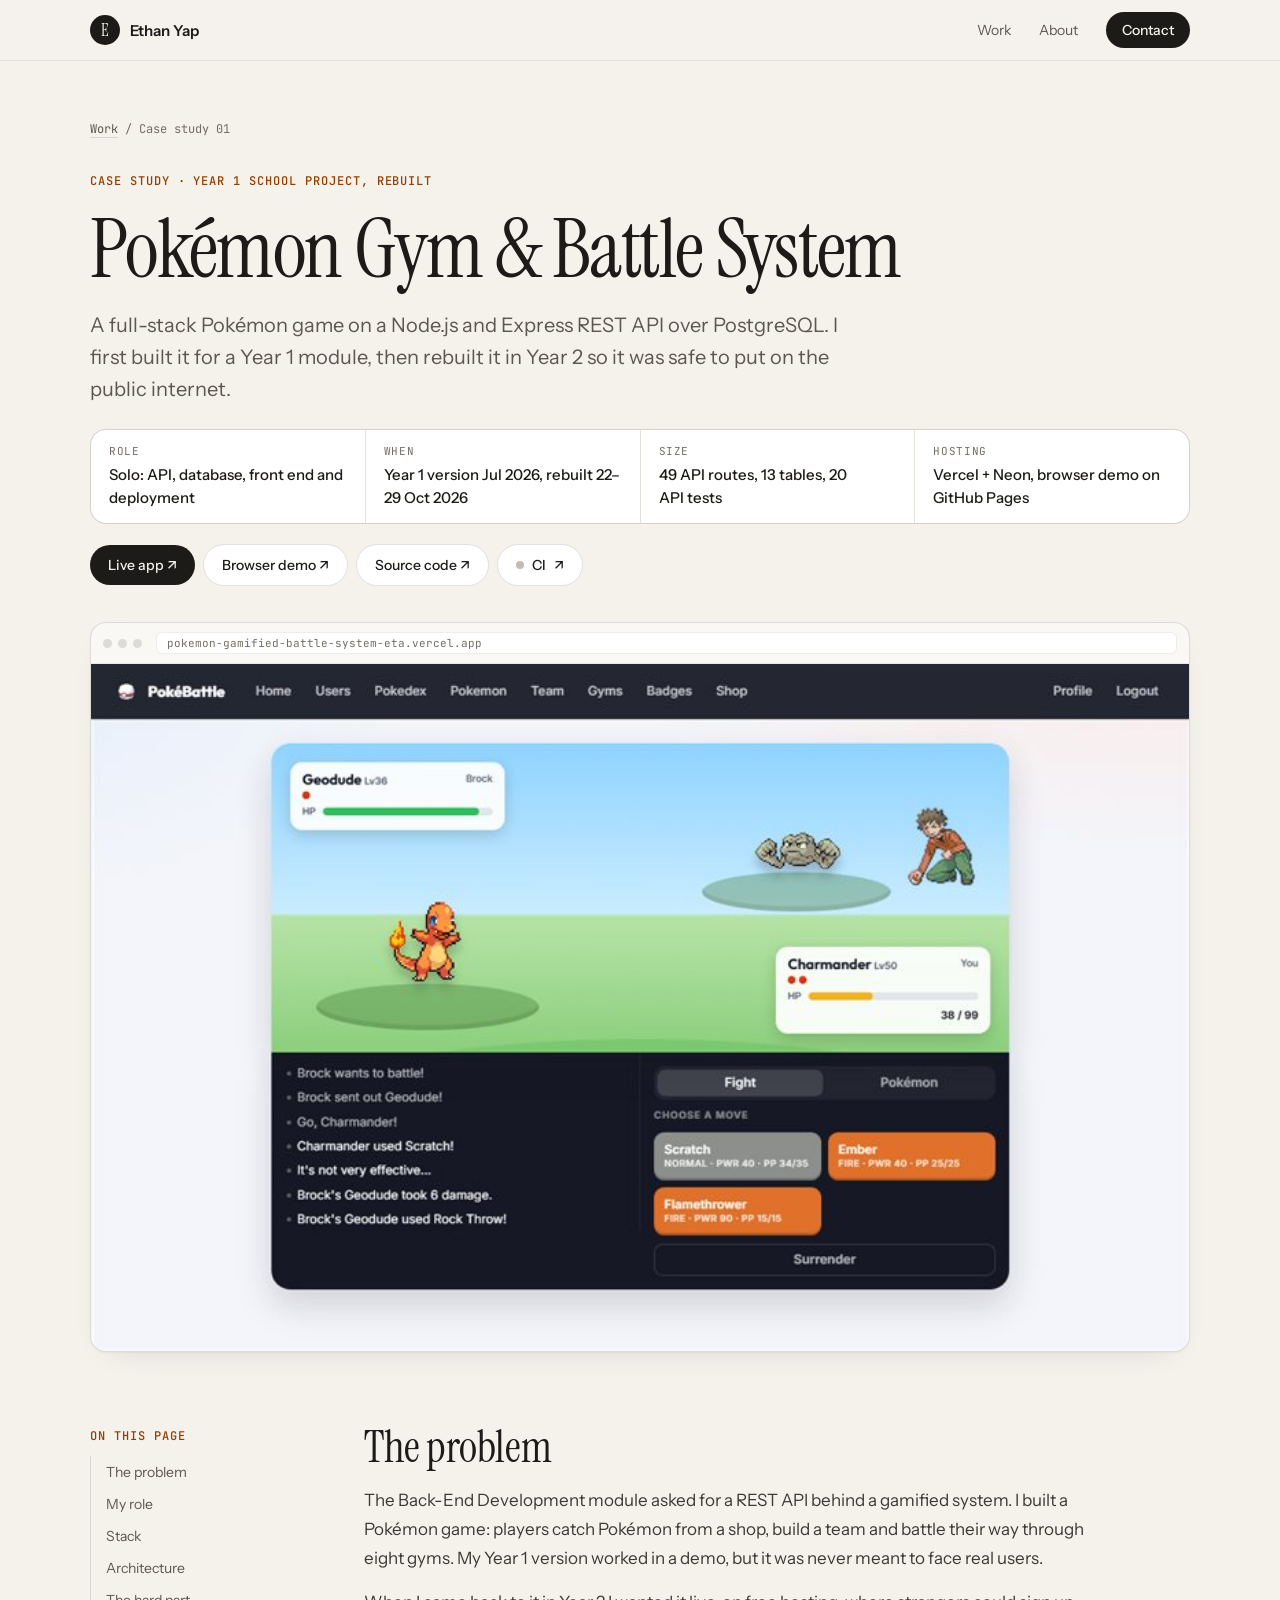
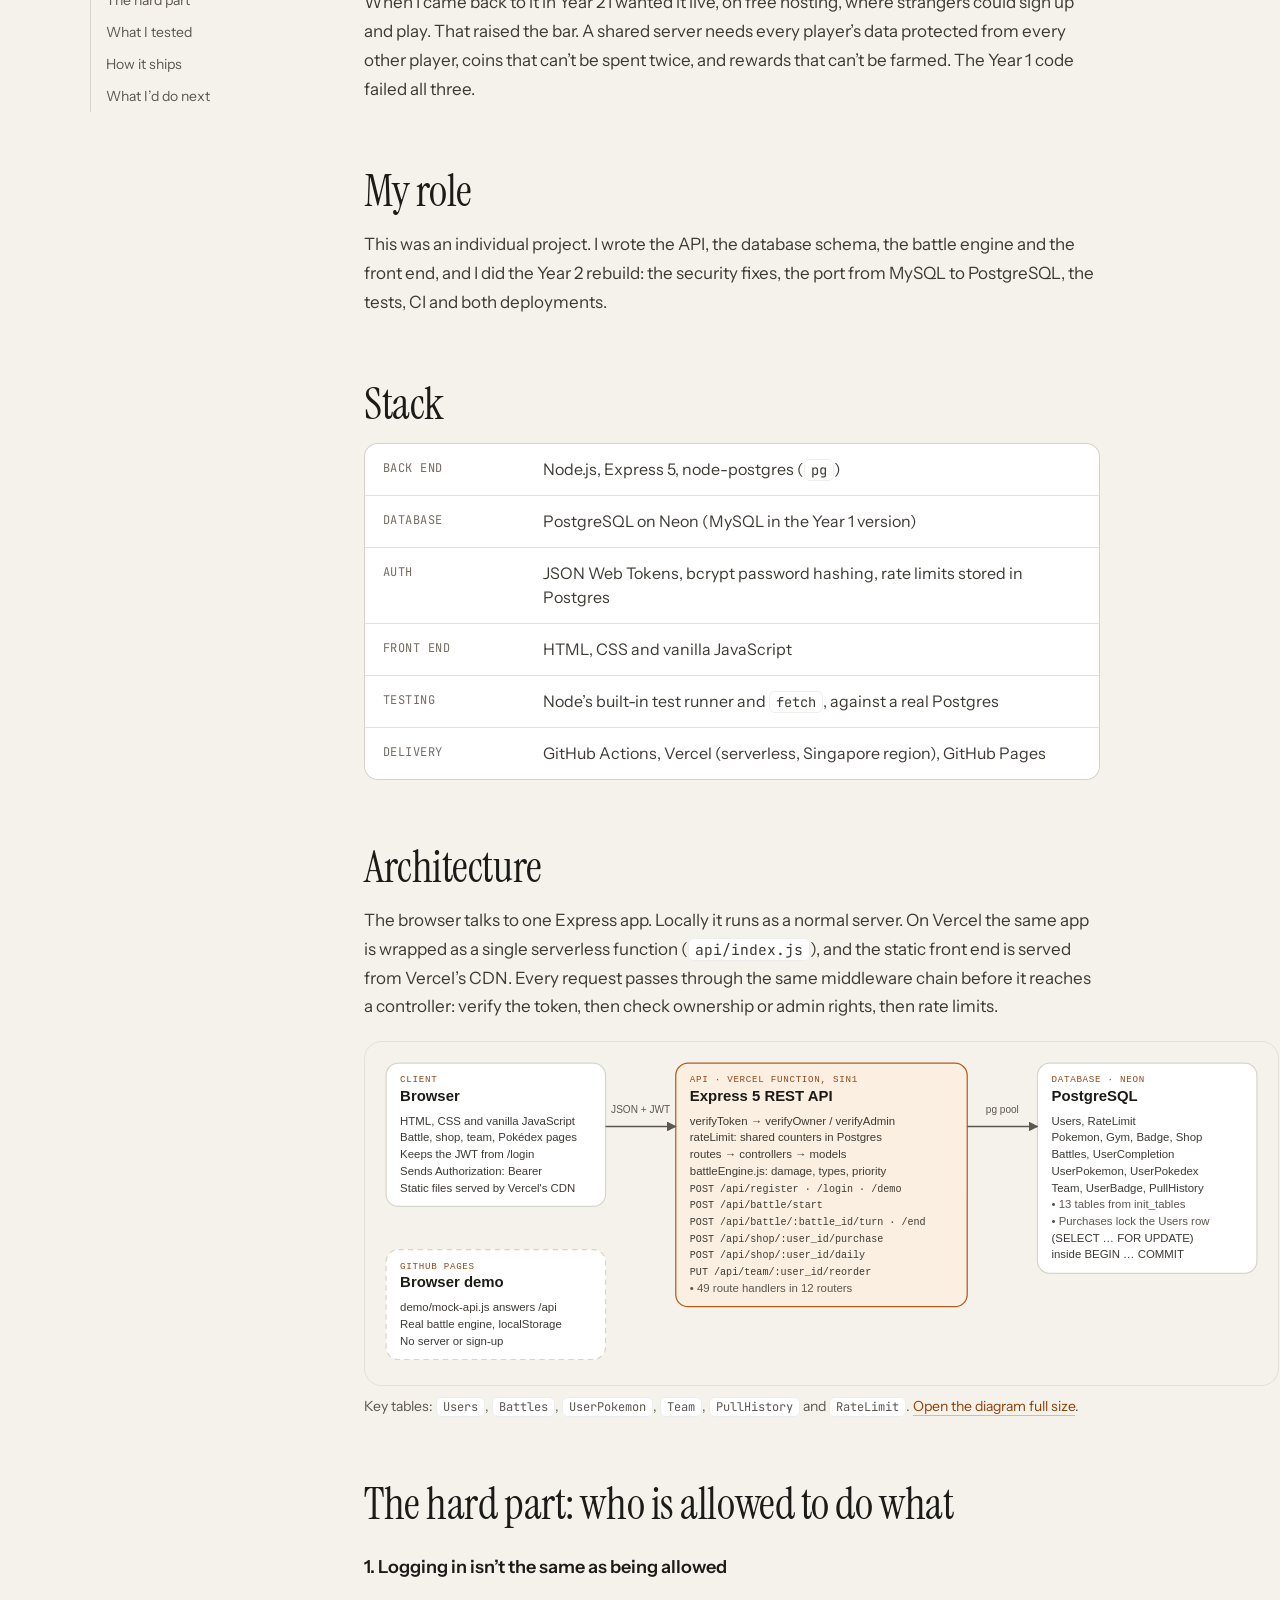
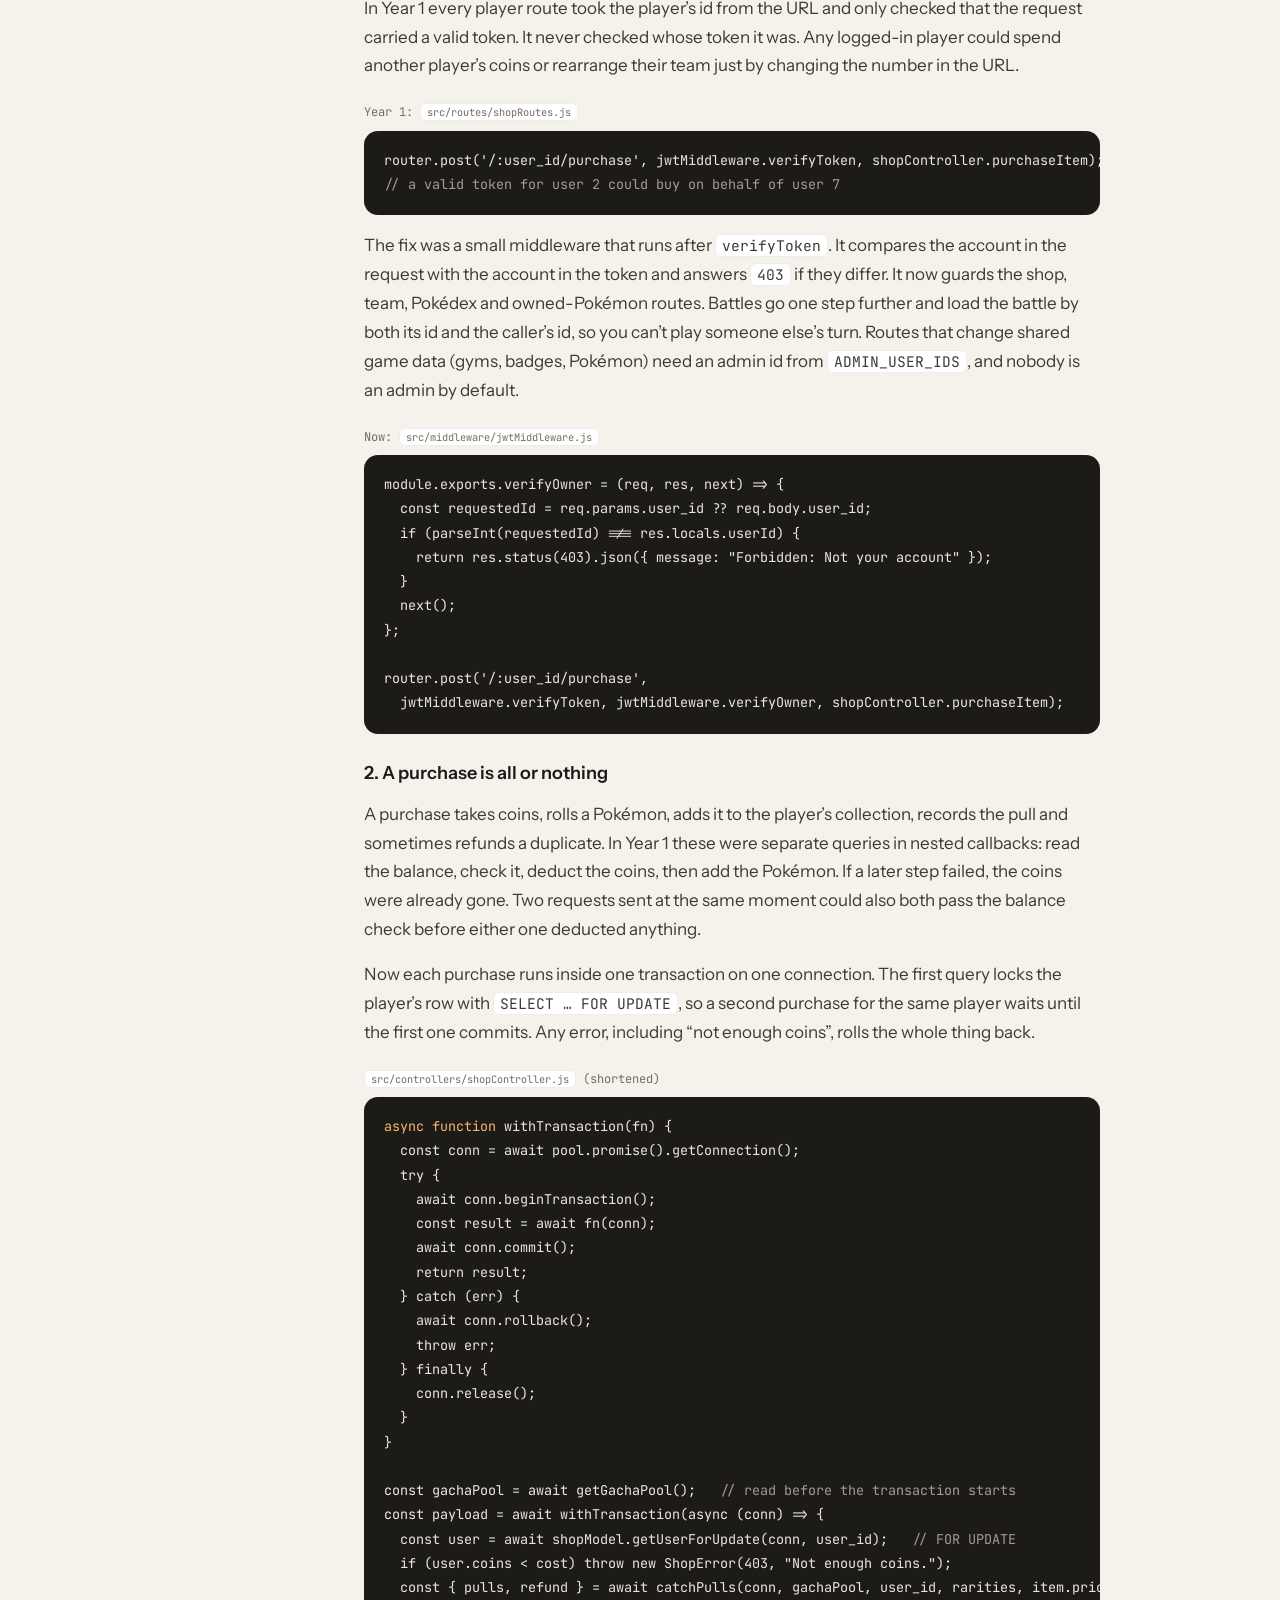
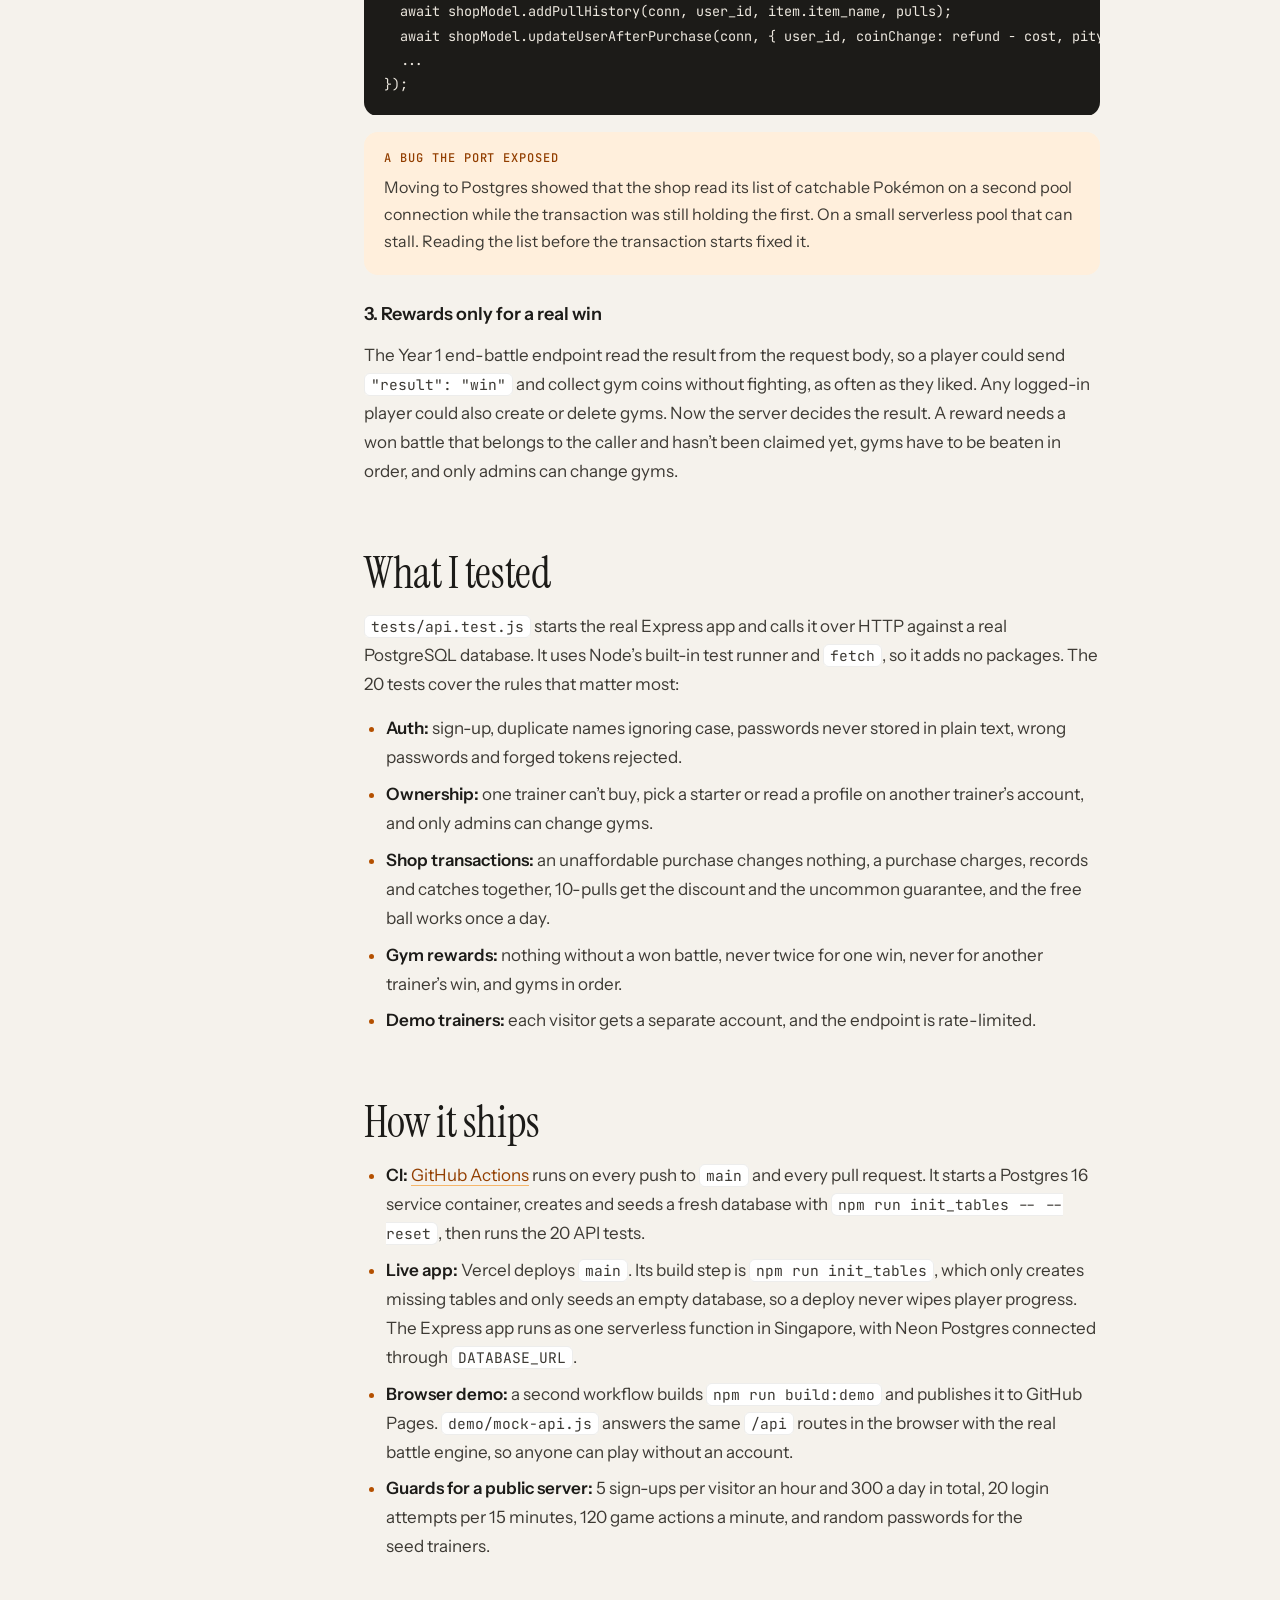
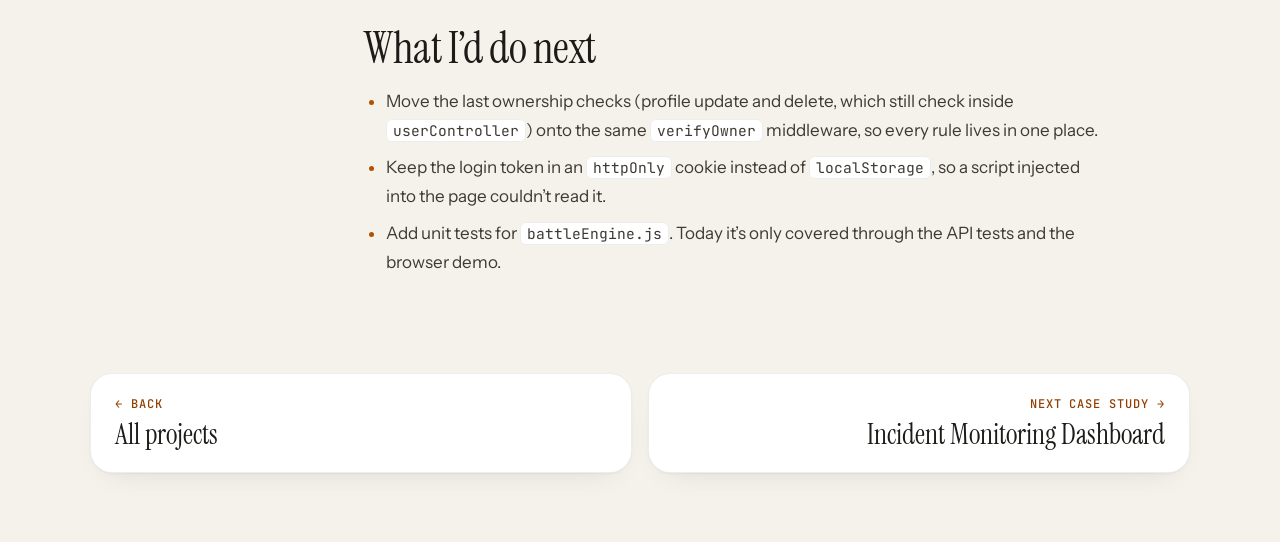
<file: work/pokemon.html>
<!DOCTYPE html>
<html lang="en">
<head>
<meta charset="utf-8">
<meta name="viewport" content="width=device-width, initial-scale=1">
<title>Pokémon Gym &amp; Battle System · Case study · Ethan Yap</title>
<meta name="description" content="How Ethan Yap rebuilt a Year 1 Pokémon battle API in Node.js, Express and PostgreSQL: ownership checks on every player route, purchases as one database transaction, 20 API tests in CI, live on Vercel and Neon.">
<meta name="theme-color" content="#f5f2ec">
<link rel="canonical" href="https://ethanyap123.github.io/portfolio/work/pokemon.html">
<link rel="icon" href="../assets/favicon.svg" type="image/svg+xml">
<script src="../assets/ci-status.js" defer></script>
<meta property="og:type" content="article">
<meta property="og:url" content="https://ethanyap123.github.io/portfolio/work/pokemon.html">
<meta property="og:title" content="Pokémon Gym &amp; Battle System · Case study">
<meta property="og:description" content="Closing an authorisation hole and making purchases atomic in a Node.js, Express and PostgreSQL game API.">
<meta property="og:image" content="https://ethanyap123.github.io/portfolio/assets/pokemon-battle-system.jpg">
<link rel="preconnect" href="https://fonts.googleapis.com">
<link rel="preconnect" href="https://fonts.gstatic.com" crossorigin>
<link rel="preload" as="style" href="https://fonts.googleapis.com/css2?family=Instrument+Sans:wght@400;500;600&family=Instrument+Serif:ital@0;1&family=JetBrains+Mono:wght@400;500&display=swap" onload="this.onload=null;this.rel='stylesheet'">
<noscript><link rel="stylesheet" href="https://fonts.googleapis.com/css2?family=Instrument+Sans:wght@400;500;600&family=Instrument+Serif:ital@0;1&family=JetBrains+Mono:wght@400;500&display=swap"></noscript>
<link rel="stylesheet" href="../assets/case-study.css">
</head>
<body>
<a class="skip" href="#content">Skip to content</a>
<header class="site-header">
  <nav aria-label="Main">
    <a href="../" class="brand"><span class="mark" aria-hidden="true">E</span><span>Ethan Yap</span></a>
    <div class="nav-links">
      <a href="../#work">Work</a>
      <a href="../#about" class="hide-sm">About</a>
      <a href="../#contact" class="pill dark">Contact</a>
    </div>
  </nav>
</header>

<main class="wrap" id="content">
  <p class="crumbs"><a href="../#p-pokemon">Work</a> / Case study 01</p>
  <header class="cs-head">
    <span class="label">Case study · Year 1 school project, rebuilt</span>
    <h1>Pokémon Gym &amp; Battle System</h1>
    <p class="lede">A full-stack Pokémon game on a Node.js and Express REST API over PostgreSQL. I first built it for a Year 1 module, then rebuilt it in Year 2 so it was safe to put on the public internet.</p>
    <dl class="facts">
      <div><dt>Role</dt><dd>Solo: API, database, front end and deployment</dd></div>
      <div><dt>When</dt><dd>Year 1 version Jul 2026, rebuilt 22–29 Oct 2026</dd></div>
      <div><dt>Size</dt><dd>49 API routes, 13 tables, 20 API tests</dd></div>
      <div><dt>Hosting</dt><dd>Vercel + Neon, browser demo on GitHub Pages</dd></div>
    </dl>
    <div class="actions">
      <a class="pill dark btn" href="https://pokemon-gamified-battle-system-eta.vercel.app/" target="_blank" rel="noopener">Live app ↗</a>
      <a class="pill light btn" href="https://ethanyap123.github.io/pokemon-gamified-battle-system/" target="_blank" rel="noopener">Browser demo ↗</a>
      <a class="pill light btn" href="https://github.com/EthanYap123/pokemon-gamified-battle-system" target="_blank" rel="noopener">Source code ↗</a>
      <a class="pill light btn ci-pill" data-ci="pokemon-gamified-battle-system/actions/workflows/ci.yml" href="https://github.com/EthanYap123/pokemon-gamified-battle-system/actions/workflows/ci.yml" target="_blank" rel="noopener" title="Latest GitHub Actions run on main"><span class="ci-dot" aria-hidden="true"></span><span class="ci-text">CI</span> ↗</a>
    </div>
  </header>

  <a class="frame" href="https://pokemon-gamified-battle-system-eta.vercel.app/" target="_blank" rel="noopener" tabindex="-1">
    <span class="frame-bar" aria-hidden="true"><i></i><i></i><i></i><span class="frame-url">pokemon-gamified-battle-system-eta.vercel.app</span></span>
    <img src="../assets/pokemon-battle-system.jpg" alt="Battle screen with Charmander facing Brock’s Geodude, HP bars, a battle log and the move menu" width="800" height="500">
  </a>

  <div class="cs-body">
    <nav class="toc" aria-label="On this page">
      <span class="label">On this page</span>
      <ol>
        <li><a href="#problem">The problem</a></li>
        <li><a href="#role">My role</a></li>
        <li><a href="#stack">Stack</a></li>
        <li><a href="#architecture">Architecture</a></li>
        <li><a href="#hard-part">The hard part</a></li>
        <li><a href="#testing">What I tested</a></li>
        <li><a href="#shipping">How it ships</a></li>
        <li><a href="#next">What I’d do next</a></li>
      </ol>
    </nav>

    <div class="prose">
      <section id="problem" aria-labelledby="problem-h">
        <h2 id="problem-h">The problem</h2>
        <p>The Back-End Development module asked for a REST API behind a gamified system. I built a Pokémon game: players catch Pokémon from a shop, build a team and battle their way through eight gyms. My Year 1 version worked in a demo, but it was never meant to face real users.</p>
        <p>When I came back to it in Year 2 I wanted it live, on free hosting, where strangers could sign up and play. That raised the bar. A shared server needs every player’s data protected from every other player, coins that can’t be spent twice, and rewards that can’t be farmed. The Year 1 code failed all three.</p>
      </section>

      <section id="role" aria-labelledby="role-h">
        <h2 id="role-h">My role</h2>
        <p>This was an individual project. I wrote the API, the database schema, the battle engine and the front end, and I did the Year 2 rebuild: the security fixes, the port from MySQL to PostgreSQL, the tests, CI and both deployments.</p>
      </section>

      <section id="stack" aria-labelledby="stack-h">
        <h2 id="stack-h">Stack</h2>
        <dl class="stack">
          <div><dt>Back end</dt><dd>Node.js, Express 5, node-postgres (<code>pg</code>)</dd></div>
          <div><dt>Database</dt><dd>PostgreSQL on Neon (MySQL in the Year 1 version)</dd></div>
          <div><dt>Auth</dt><dd>JSON Web Tokens, bcrypt password hashing, rate limits stored in Postgres</dd></div>
          <div><dt>Front end</dt><dd>HTML, CSS and vanilla JavaScript</dd></div>
          <div><dt>Testing</dt><dd>Node’s built-in test runner and <code>fetch</code>, against a real Postgres</dd></div>
          <div><dt>Delivery</dt><dd>GitHub Actions, Vercel (serverless, Singapore region), GitHub Pages</dd></div>
        </dl>
      </section>

      <section id="architecture" aria-labelledby="architecture-h">
        <h2 id="architecture-h">Architecture</h2>
        <p>The browser talks to one Express app. Locally it runs as a normal server. On Vercel the same app is wrapped as a single serverless function (<code>api/index.js</code>), and the static front end is served from Vercel’s CDN. Every request passes through the same middleware chain before it reaches a controller: verify the token, then check ownership or admin rights, then rate limits.</p>
        <figure class="diagram">
          <div class="diagram-scroll" tabindex="0" role="region" aria-label="Architecture diagram, scrolls sideways on small screens">
            <img src="../assets/diagrams/pokemon.svg" alt="Architecture: the browser sends JSON with a JWT to an Express 5 REST API running as a Vercel function. The API checks the token, ownership or admin rights and rate limits, runs the battle engine, and reads and writes 13 PostgreSQL tables on Neon. A separate browser demo on GitHub Pages answers the same routes in the page." width="1040" height="390" loading="lazy">
          </div>
          <figcaption>Key tables: <code>Users</code>, <code>Battles</code>, <code>UserPokemon</code>, <code>Team</code>, <code>PullHistory</code> and <code>RateLimit</code>. <a href="../assets/diagrams/pokemon.svg">Open the diagram full size</a>.</figcaption>
        </figure>
      </section>

      <section id="hard-part" aria-labelledby="hard-h">
        <h2 id="hard-h">The hard part: who is allowed to do what</h2>
        <h3>1. Logging in isn’t the same as being allowed</h3>
        <p>In Year 1 every player route took the player’s id from the URL and only checked that the request carried a valid token. It never checked whose token it was. Any logged-in player could spend another player’s coins or rearrange their team just by changing the number in the URL.</p>
        <p class="code-label">Year 1: <code>src/routes/shopRoutes.js</code></p>
<pre><code>router.post('/:user_id/purchase', jwtMiddleware.verifyToken, shopController.purchaseItem);
<span class="c">// a valid token for user 2 could buy on behalf of user 7</span></code></pre>
        <p>The fix was a small middleware that runs after <code>verifyToken</code>. It compares the account in the request with the account in the token and answers <code>403</code> if they differ. It now guards the shop, team, Pokédex and owned-Pokémon routes. Battles go one step further and load the battle by both its id and the caller’s id, so you can’t play someone else’s turn. Routes that change shared game data (gyms, badges, Pokémon) need an admin id from <code>ADMIN_USER_IDS</code>, and nobody is an admin by default.</p>
        <p class="code-label">Now: <code>src/middleware/jwtMiddleware.js</code></p>
<pre><code>module.exports.verifyOwner = (req, res, next) =&gt; {
  const requestedId = req.params.user_id ?? req.body.user_id;
  if (parseInt(requestedId) !== res.locals.userId) {
    return res.status(403).json({ message: "Forbidden: Not your account" });
  }
  next();
};

router.post('/:user_id/purchase',
  jwtMiddleware.verifyToken, jwtMiddleware.verifyOwner, shopController.purchaseItem);</code></pre>

        <h3>2. A purchase is all or nothing</h3>
        <p>A purchase takes coins, rolls a Pokémon, adds it to the player’s collection, records the pull and sometimes refunds a duplicate. In Year 1 these were separate queries in nested callbacks: read the balance, check it, deduct the coins, then add the Pokémon. If a later step failed, the coins were already gone. Two requests sent at the same moment could also both pass the balance check before either one deducted anything.</p>
        <p>Now each purchase runs inside one transaction on one connection. The first query locks the player’s row with <code>SELECT … FOR UPDATE</code>, so a second purchase for the same player waits until the first one commits. Any error, including “not enough coins”, rolls the whole thing back.</p>
        <p class="code-label"><code>src/controllers/shopController.js</code> (shortened)</p>
<pre><code><span class="k">async function</span> withTransaction(fn) {
  const conn = await pool.promise().getConnection();
  try {
    await conn.beginTransaction();
    const result = await fn(conn);
    await conn.commit();
    return result;
  } catch (err) {
    await conn.rollback();
    throw err;
  } finally {
    conn.release();
  }
}

const gachaPool = await getGachaPool();   <span class="c">// read before the transaction starts</span>
const payload = await withTransaction(async (conn) =&gt; {
  const user = await shopModel.getUserForUpdate(conn, user_id);   <span class="c">// FOR UPDATE</span>
  if (user.coins &lt; cost) throw new ShopError(403, "Not enough coins.");
  const { pulls, refund } = await catchPulls(conn, gachaPool, user_id, rarities, item.price);
  await shopModel.addPullHistory(conn, user_id, item.item_name, pulls);
  await shopModel.updateUserAfterPurchase(conn, { user_id, coinChange: refund - cost, pity_count: pity });
  ...
});</code></pre>
        <div class="callout">
          <span class="label">A bug the port exposed</span>
          <p>Moving to Postgres showed that the shop read its list of catchable Pokémon on a second pool connection while the transaction was still holding the first. On a small serverless pool that can stall. Reading the list before the transaction starts fixed it.</p>
        </div>

        <h3>3. Rewards only for a real win</h3>
        <p>The Year 1 end-battle endpoint read the result from the request body, so a player could send <code>"result": "win"</code> and collect gym coins without fighting, as often as they liked. Any logged-in player could also create or delete gyms. Now the server decides the result. A reward needs a won battle that belongs to the caller and hasn’t been claimed yet, gyms have to be beaten in order, and only admins can change gyms.</p>
      </section>

      <section id="testing" aria-labelledby="testing-h">
        <h2 id="testing-h">What I tested</h2>
        <p><code>tests/api.test.js</code> starts the real Express app and calls it over HTTP against a real PostgreSQL database. It uses Node’s built-in test runner and <code>fetch</code>, so it adds no packages. The 20 tests cover the rules that matter most:</p>
        <ul>
          <li><strong>Auth:</strong> sign-up, duplicate names ignoring case, passwords never stored in plain text, wrong passwords and forged tokens rejected.</li>
          <li><strong>Ownership:</strong> one trainer can’t buy, pick a starter or read a profile on another trainer’s account, and only admins can change gyms.</li>
          <li><strong>Shop transactions:</strong> an unaffordable purchase changes nothing, a purchase charges, records and catches together, 10-pulls get the discount and the uncommon guarantee, and the free ball works once a day.</li>
          <li><strong>Gym rewards:</strong> nothing without a won battle, never twice for one win, never for another trainer’s win, and gyms in order.</li>
          <li><strong>Demo trainers:</strong> each visitor gets a separate account, and the endpoint is rate-limited.</li>
        </ul>
      </section>

      <section id="shipping" aria-labelledby="shipping-h">
        <h2 id="shipping-h">How it ships</h2>
        <ul>
          <li><strong>CI:</strong> <a href="https://github.com/EthanYap123/pokemon-gamified-battle-system/actions/workflows/ci.yml">GitHub Actions</a> runs on every push to <code>main</code> and every pull request. It starts a Postgres 16 service container, creates and seeds a fresh database with <code>npm run init_tables -- --reset</code>, then runs the 20 API tests.</li>
          <li><strong>Live app:</strong> Vercel deploys <code>main</code>. Its build step is <code>npm run init_tables</code>, which only creates missing tables and only seeds an empty database, so a deploy never wipes player progress. The Express app runs as one serverless function in Singapore, with Neon Postgres connected through <code>DATABASE_URL</code>.</li>
          <li><strong>Browser demo:</strong> a second workflow builds <code>npm run build:demo</code> and publishes it to GitHub Pages. <code>demo/mock-api.js</code> answers the same <code>/api</code> routes in the browser with the real battle engine, so anyone can play without an account.</li>
          <li><strong>Guards for a public server:</strong> 5 sign-ups per visitor an hour and 300 a day in total, 20 login attempts per 15 minutes, 120 game actions a minute, and random passwords for the seed trainers.</li>
        </ul>
      </section>

      <section id="next" aria-labelledby="next-h">
        <h2 id="next-h">What I’d do next</h2>
        <ul>
          <li>Move the last ownership checks (profile update and delete, which still check inside <code>userController</code>) onto the same <code>verifyOwner</code> middleware, so every rule lives in one place.</li>
          <li>Keep the login token in an <code>httpOnly</code> cookie instead of <code>localStorage</code>, so a script injected into the page couldn’t read it.</li>
          <li>Add unit tests for <code>battleEngine.js</code>. Today it’s only covered through the API tests and the browser demo.</li>
        </ul>
      </section>
    </div>
  </div>

  <nav class="pager" aria-label="More case studies">
    <a href="../#work"><span class="label">← Back</span><strong>All projects</strong></a>
    <a class="next" href="incident.html"><span class="label">Next case study →</span><strong>Incident Monitoring Dashboard</strong></a>
  </nav>
</main>

<footer>
  <span>© 2026 Yap Kai Jun Ethan</span>
  <div><a href="https://github.com/EthanYap123/portfolio" target="_blank" rel="noopener">Site source ↗</a><a href="#content">Back to top ↑</a></div>
</footer>
</body>
</html>
</file>
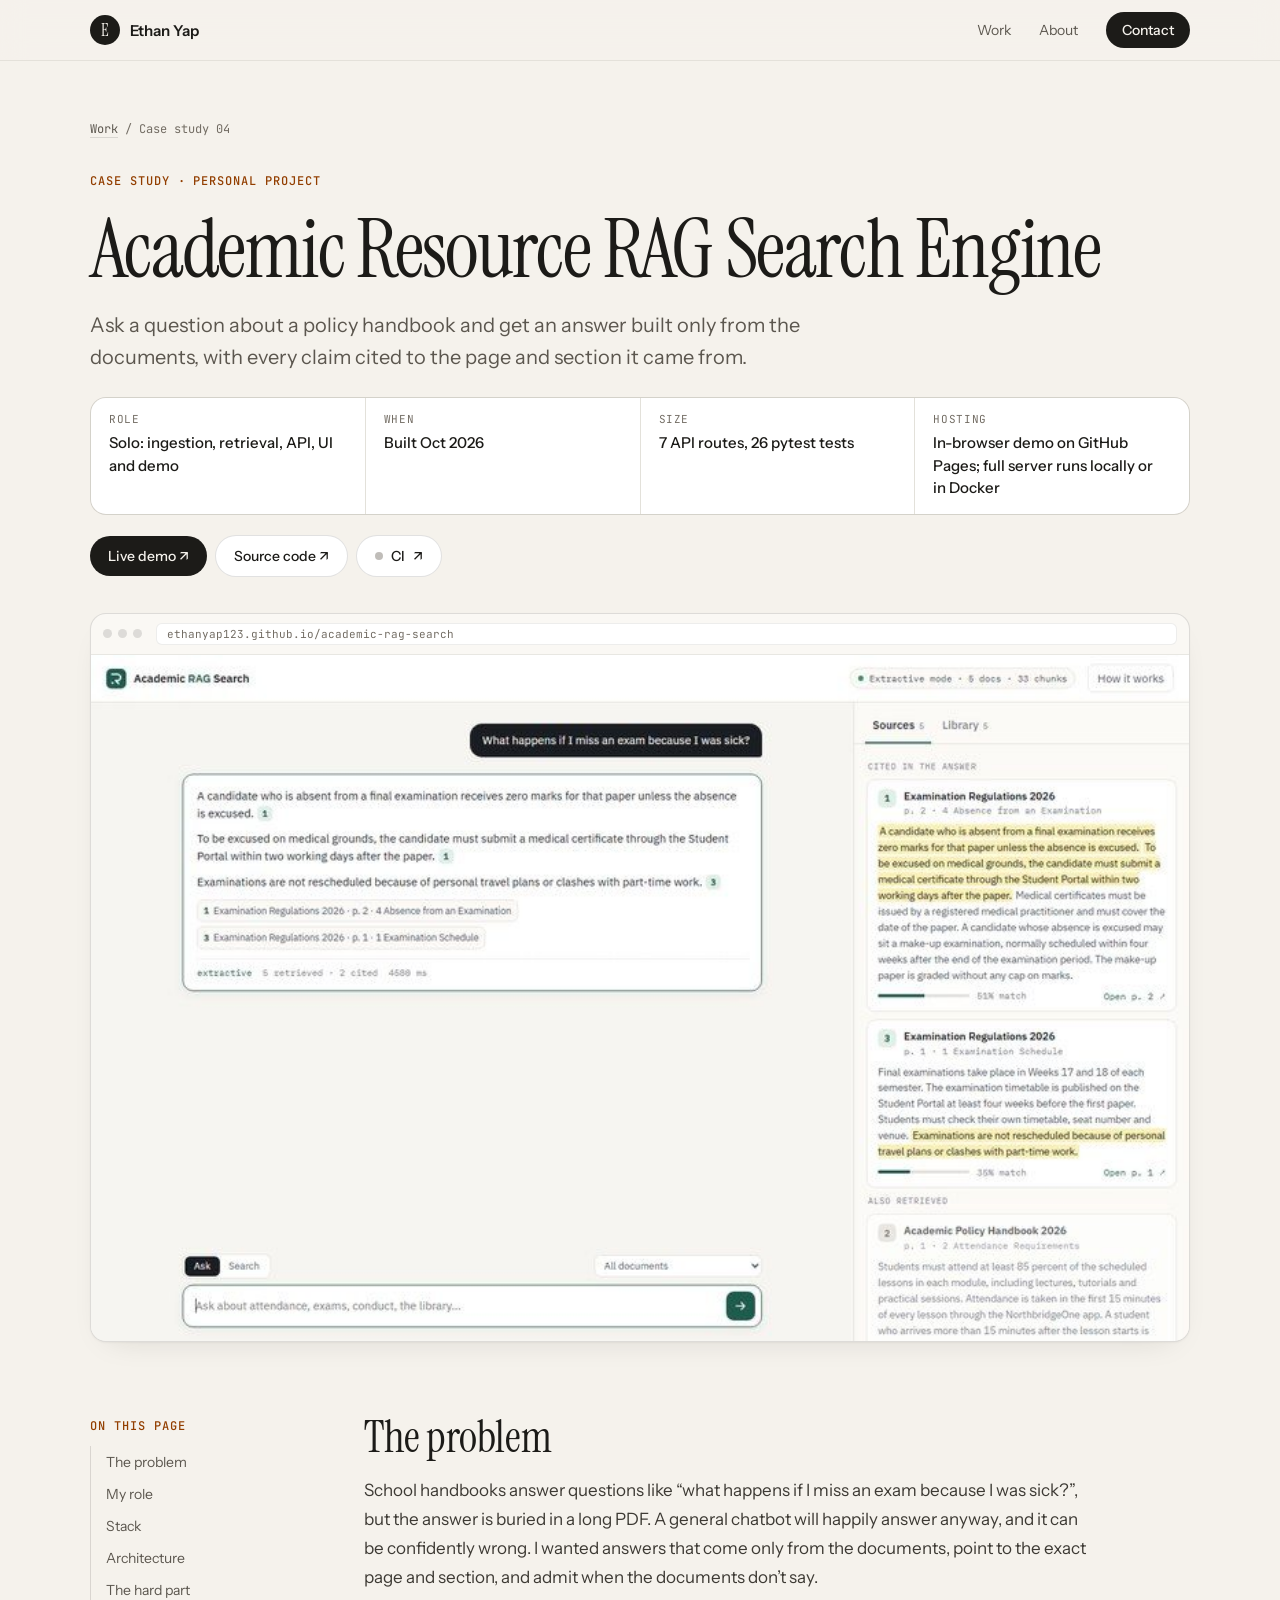
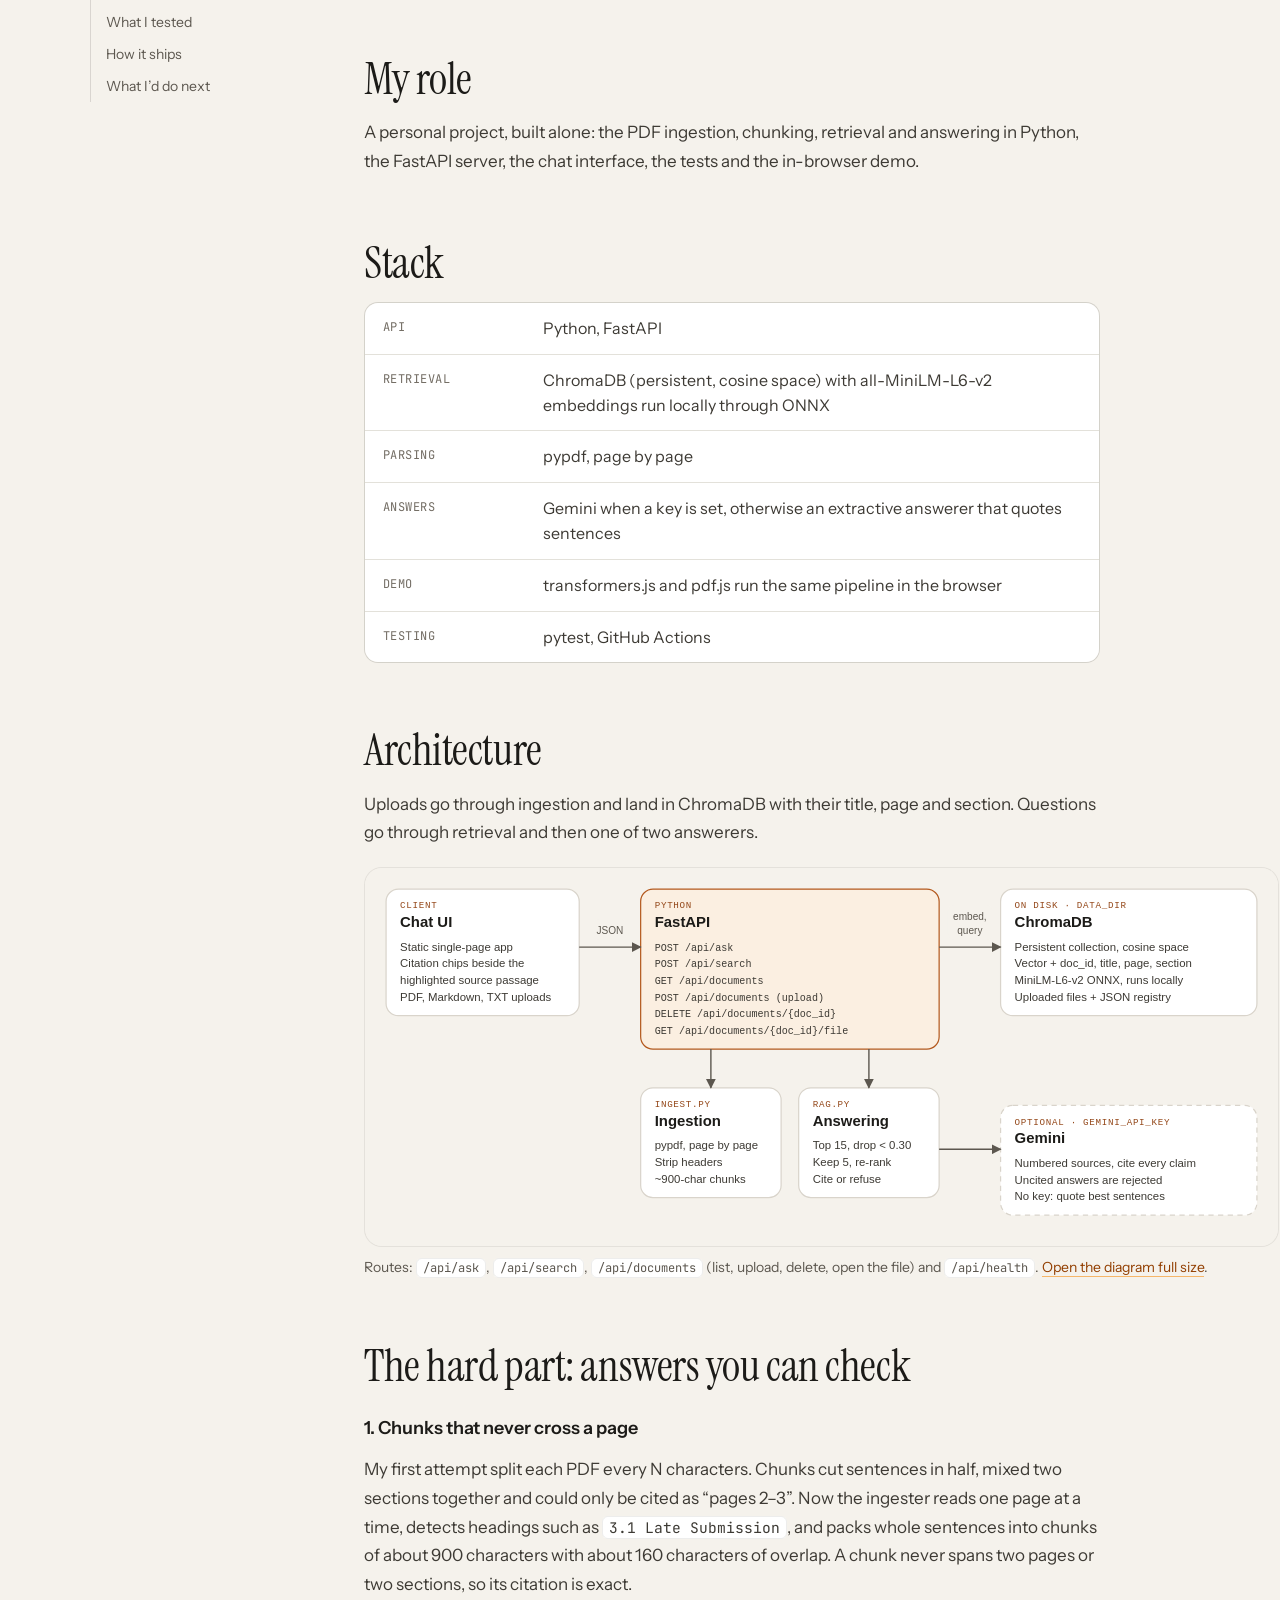
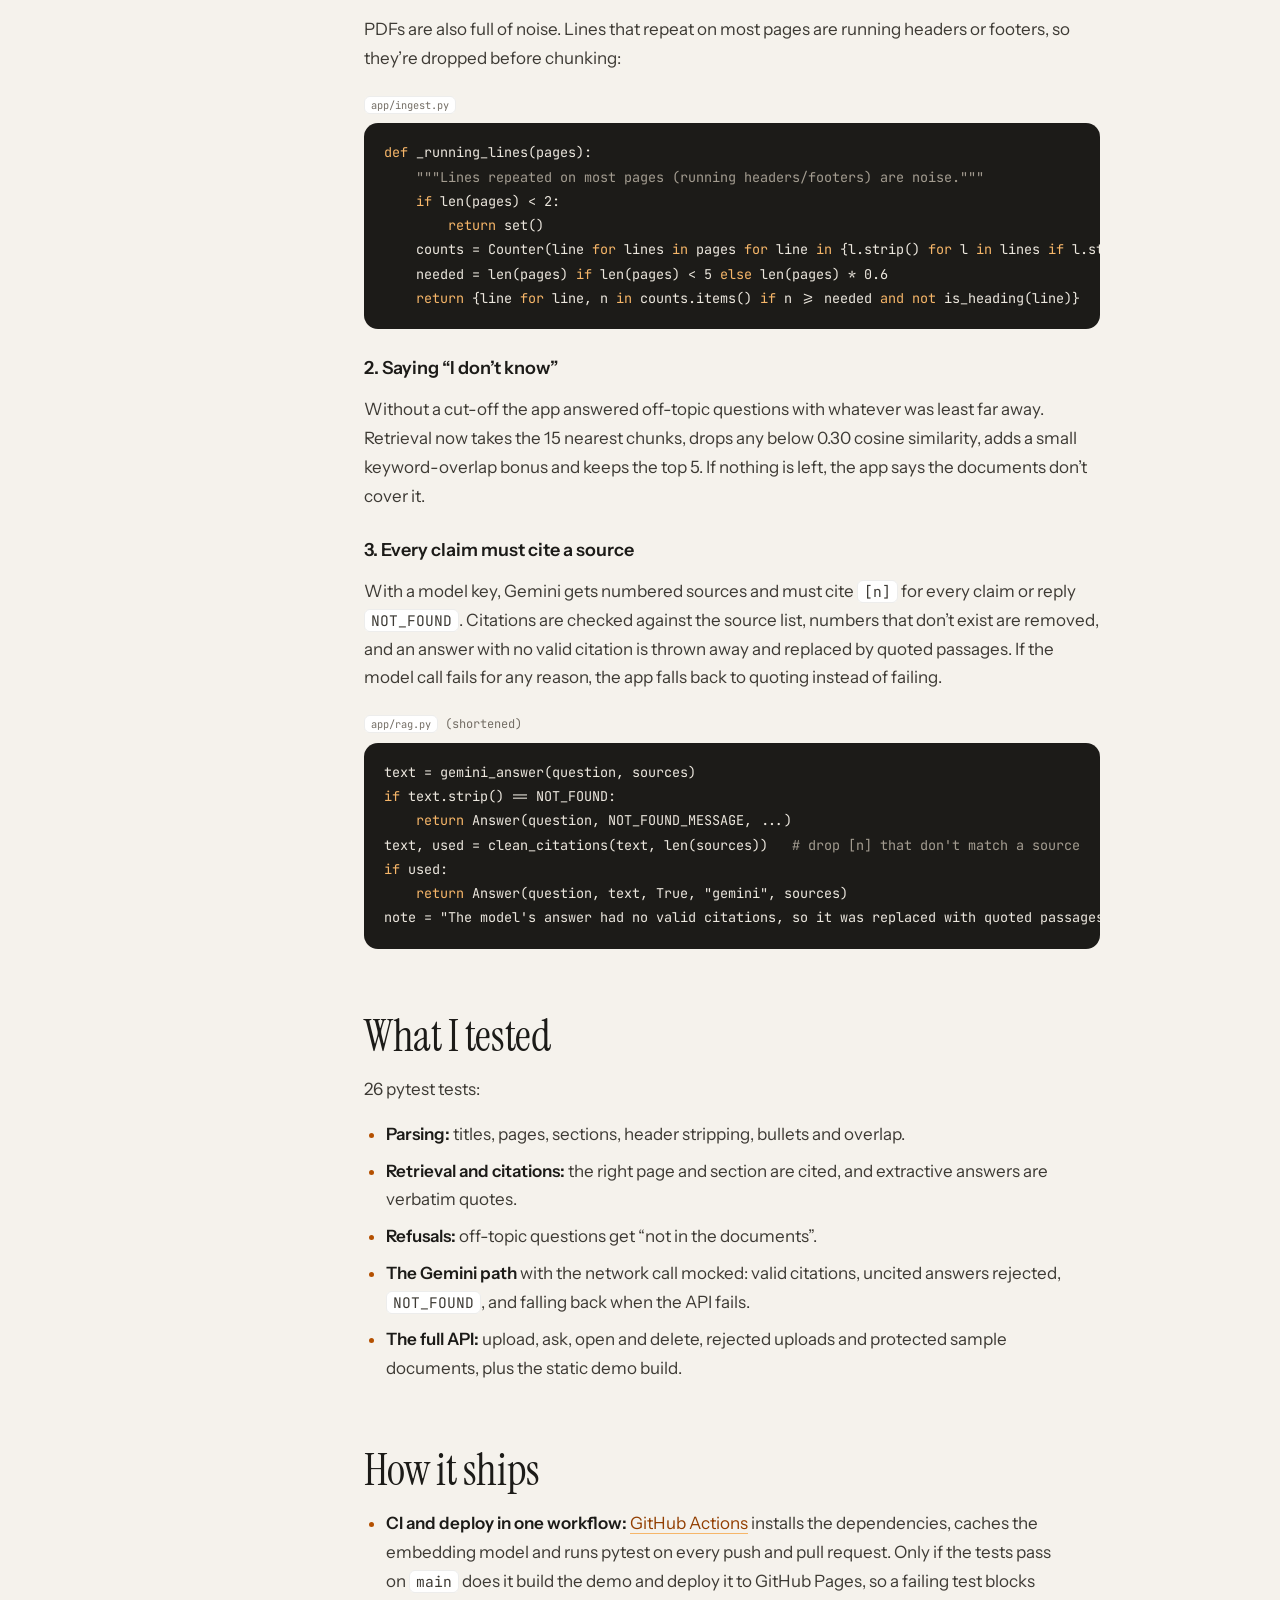
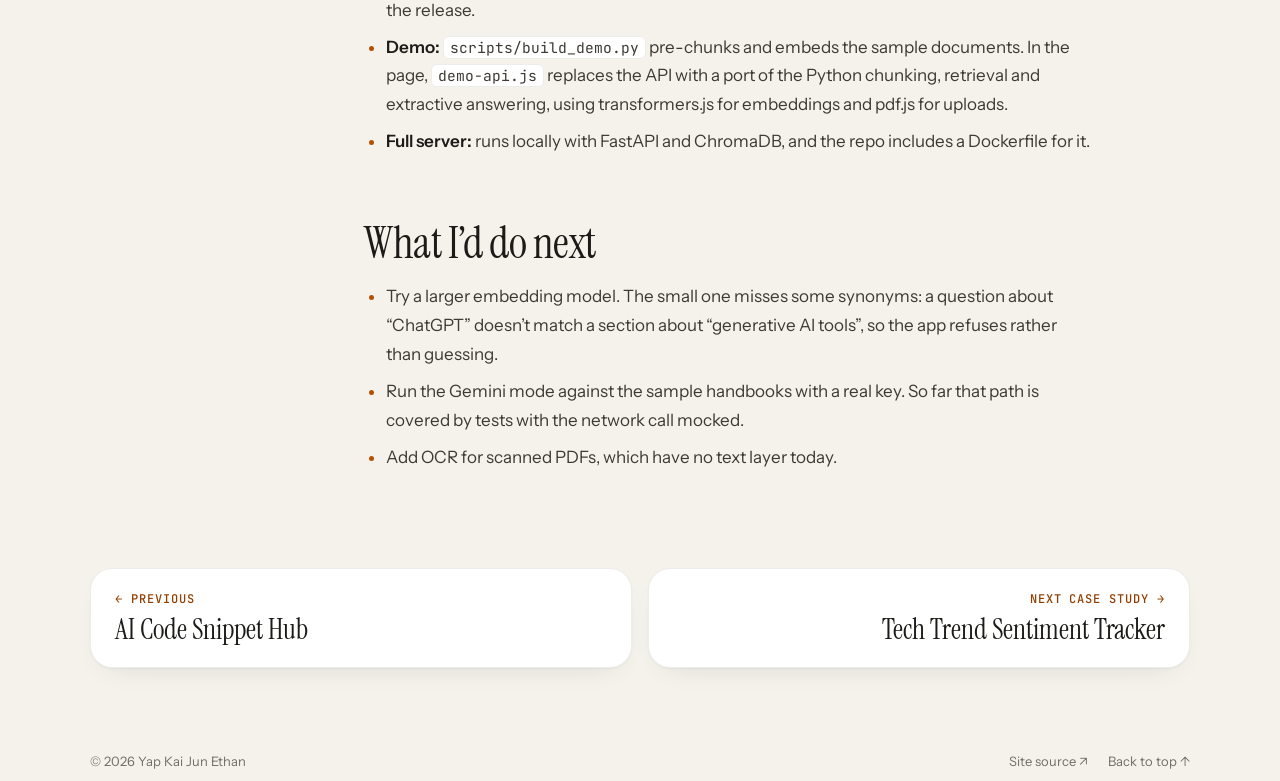
<file: work/rag.html>
<!DOCTYPE html>
<html lang="en">
<head>
<meta charset="utf-8">
<meta name="viewport" content="width=device-width, initial-scale=1">
<title>Academic Resource RAG Search Engine · Case study · Ethan Yap</title>
<meta name="description" content="How Ethan Yap built a FastAPI and ChromaDB search engine that answers questions from policy handbooks with every claim cited to its page and section, with 26 pytest tests gating the deploy.">
<meta name="theme-color" content="#f5f2ec">
<link rel="canonical" href="https://ethanyap123.github.io/portfolio/work/rag.html">
<link rel="icon" href="../assets/favicon.svg" type="image/svg+xml">
<script src="../assets/ci-status.js" defer></script>
<meta property="og:type" content="article">
<meta property="og:url" content="https://ethanyap123.github.io/portfolio/work/rag.html">
<meta property="og:title" content="Academic Resource RAG Search Engine · Case study">
<meta property="og:description" content="How Ethan Yap built a FastAPI and ChromaDB search engine that answers questions from policy handbooks with every claim cited to its page and section, with 26 pytest tests gating the deploy.">
<meta property="og:image" content="https://ethanyap123.github.io/portfolio/assets/academic-rag-search.jpg">
<link rel="preconnect" href="https://fonts.googleapis.com">
<link rel="preconnect" href="https://fonts.gstatic.com" crossorigin>
<link rel="preload" as="style" href="https://fonts.googleapis.com/css2?family=Instrument+Sans:wght@400;500;600&family=Instrument+Serif:ital@0;1&family=JetBrains+Mono:wght@400;500&display=swap" onload="this.onload=null;this.rel='stylesheet'">
<noscript><link rel="stylesheet" href="https://fonts.googleapis.com/css2?family=Instrument+Sans:wght@400;500;600&family=Instrument+Serif:ital@0;1&family=JetBrains+Mono:wght@400;500&display=swap"></noscript>
<link rel="stylesheet" href="../assets/case-study.css">
</head>
<body>
<a class="skip" href="#content">Skip to content</a>
<header class="site-header">
  <nav aria-label="Main">
    <a href="../" class="brand"><span class="mark" aria-hidden="true">E</span><span>Ethan Yap</span></a>
    <div class="nav-links">
      <a href="../#work">Work</a>
      <a href="../#about" class="hide-sm">About</a>
      <a href="../#contact" class="pill dark">Contact</a>
    </div>
  </nav>
</header>

<main class="wrap" id="content">
  <p class="crumbs"><a href="../#p-rag">Work</a> / Case study 04</p>
  <header class="cs-head">
    <span class="label">Case study · Personal project</span>
    <h1>Academic Resource RAG Search Engine</h1>
    <p class="lede">Ask a question about a policy handbook and get an answer built only from the documents, with every claim cited to the page and section it came from.</p>
    <dl class="facts">
      <div><dt>Role</dt><dd>Solo: ingestion, retrieval, API, UI and demo</dd></div>
      <div><dt>When</dt><dd>Built Oct 2026</dd></div>
      <div><dt>Size</dt><dd>7 API routes, 26 pytest tests</dd></div>
      <div><dt>Hosting</dt><dd>In-browser demo on GitHub Pages; full server runs locally or in Docker</dd></div>
    </dl>
    <div class="actions">
      <a class="pill dark btn" href="https://ethanyap123.github.io/academic-rag-search/" target="_blank" rel="noopener">Live demo ↗</a>
      <a class="pill light btn" href="https://github.com/EthanYap123/academic-rag-search" target="_blank" rel="noopener">Source code ↗</a>
      <a class="pill light btn ci-pill" data-ci="academic-rag-search/actions/workflows/ci.yml" href="https://github.com/EthanYap123/academic-rag-search/actions/workflows/ci.yml" target="_blank" rel="noopener" title="Latest GitHub Actions run on main"><span class="ci-dot" aria-hidden="true"></span><span class="ci-text">CI</span> ↗</a>
    </div>
  </header>

  <a class="frame" href="https://ethanyap123.github.io/academic-rag-search/" target="_blank" rel="noopener" tabindex="-1">
    <span class="frame-bar" aria-hidden="true"><i></i><i></i><i></i><span class="frame-url">ethanyap123.github.io/academic-rag-search</span></span>
    <img src="../assets/academic-rag-search.jpg" alt="Answer to “What happens if I miss an exam because I was sick?” with numbered citations beside highlighted source passages" width="800" height="500">
  </a>

  <div class="cs-body">
    <nav class="toc" aria-label="On this page">
      <span class="label">On this page</span>
      <ol>
        <li><a href="#problem">The problem</a></li>
        <li><a href="#role">My role</a></li>
        <li><a href="#stack">Stack</a></li>
        <li><a href="#architecture">Architecture</a></li>
        <li><a href="#hard-part">The hard part</a></li>
        <li><a href="#testing">What I tested</a></li>
        <li><a href="#shipping">How it ships</a></li>
        <li><a href="#next">What I’d do next</a></li>
      </ol>
    </nav>

    <div class="prose">
      <section id="problem" aria-labelledby="problem-h">
        <h2 id="problem-h">The problem</h2>
        <p>School handbooks answer questions like “what happens if I miss an exam because I was sick?”, but the answer is buried in a long PDF. A general chatbot will happily answer anyway, and it can be confidently wrong. I wanted answers that come only from the documents, point to the exact page and section, and admit when the documents don’t say.</p>
      </section>

      <section id="role" aria-labelledby="role-h">
        <h2 id="role-h">My role</h2>
        <p>A personal project, built alone: the PDF ingestion, chunking, retrieval and answering in Python, the FastAPI server, the chat interface, the tests and the in-browser demo.</p>
      </section>

      <section id="stack" aria-labelledby="stack-h">
        <h2 id="stack-h">Stack</h2>
        <dl class="stack">
          <div><dt>API</dt><dd>Python, FastAPI</dd></div>
          <div><dt>Retrieval</dt><dd>ChromaDB (persistent, cosine space) with all-MiniLM-L6-v2 embeddings run locally through ONNX</dd></div>
          <div><dt>Parsing</dt><dd>pypdf, page by page</dd></div>
          <div><dt>Answers</dt><dd>Gemini when a key is set, otherwise an extractive answerer that quotes sentences</dd></div>
          <div><dt>Demo</dt><dd>transformers.js and pdf.js run the same pipeline in the browser</dd></div>
          <div><dt>Testing</dt><dd>pytest, GitHub Actions</dd></div>
        </dl>
      </section>

      <section id="architecture" aria-labelledby="architecture-h">
        <h2 id="architecture-h">Architecture</h2>
        <p>Uploads go through ingestion and land in ChromaDB with their title, page and section. Questions go through retrieval and then one of two answerers.</p>
        <figure class="diagram">
          <div class="diagram-scroll" tabindex="0" role="region" aria-label="Architecture diagram, scrolls sideways on small screens">
            <img src="../assets/diagrams/rag.svg" alt="Architecture: a chat UI calls a FastAPI API. Ingestion reads PDFs page by page, strips headers and builds sentence-aligned chunks that are embedded locally and stored in ChromaDB. Answering retrieves the top 15 chunks, drops weak matches, keeps 5, then Gemini answers with citations or an extractive answerer quotes the best sentences." width="1040" height="430" loading="lazy">
          </div>
          <figcaption>Routes: <code>/api/ask</code>, <code>/api/search</code>, <code>/api/documents</code> (list, upload, delete, open the file) and <code>/api/health</code>. <a href="../assets/diagrams/rag.svg">Open the diagram full size</a>.</figcaption>
        </figure>
      </section>

      <section id="hard-part" aria-labelledby="hard-part-h">
        <h2 id="hard-part-h">The hard part: answers you can check</h2>
        <h3>1. Chunks that never cross a page</h3>
        <p>My first attempt split each PDF every N characters. Chunks cut sentences in half, mixed two sections together and could only be cited as “pages 2–3”. Now the ingester reads one page at a time, detects headings such as <code>3.1 Late Submission</code>, and packs whole sentences into chunks of about 900 characters with about 160 characters of overlap. A chunk never spans two pages or two sections, so its citation is exact.</p>
        <p>PDFs are also full of noise. Lines that repeat on most pages are running headers or footers, so they’re dropped before chunking:</p>
        <p class="code-label"><code>app/ingest.py</code></p>
<pre><code><span class="k">def</span> _running_lines(pages):
    <span class="c">&quot;&quot;&quot;Lines repeated on most pages (running headers/footers) are noise.&quot;&quot;&quot;</span>
    <span class="k">if</span> len(pages) &lt; 2:
        <span class="k">return</span> set()
    counts = Counter(line <span class="k">for</span> lines <span class="k">in</span> pages <span class="k">for</span> line <span class="k">in</span> {l.strip() <span class="k">for</span> l <span class="k">in</span> lines <span class="k">if</span> l.strip()})
    needed = len(pages) <span class="k">if</span> len(pages) &lt; 5 <span class="k">else</span> len(pages) * 0.6
    <span class="k">return</span> {line <span class="k">for</span> line, n <span class="k">in</span> counts.items() <span class="k">if</span> n &gt;= needed <span class="k">and not</span> is_heading(line)}</code></pre>
        <h3>2. Saying “I don’t know”</h3>
        <p>Without a cut-off the app answered off-topic questions with whatever was least far away. Retrieval now takes the 15 nearest chunks, drops any below 0.30 cosine similarity, adds a small keyword-overlap bonus and keeps the top 5. If nothing is left, the app says the documents don’t cover it.</p>
        <h3>3. Every claim must cite a source</h3>
        <p>With a model key, Gemini gets numbered sources and must cite <code>[n]</code> for every claim or reply <code>NOT_FOUND</code>. Citations are checked against the source list, numbers that don’t exist are removed, and an answer with no valid citation is thrown away and replaced by quoted passages. If the model call fails for any reason, the app falls back to quoting instead of failing.</p>
        <p class="code-label"><code>app/rag.py</code> (shortened)</p>
<pre><code>text = gemini_answer(question, sources)
<span class="k">if</span> text.strip() == NOT_FOUND:
    <span class="k">return</span> Answer(question, NOT_FOUND_MESSAGE, ...)
text, used = clean_citations(text, len(sources))   <span class="c"># drop [n] that don't match a source</span>
<span class="k">if</span> used:
    <span class="k">return</span> Answer(question, text, True, "gemini", sources)
note = "The model's answer had no valid citations, so it was replaced with quoted passages."</code></pre>
      </section>

      <section id="testing" aria-labelledby="testing-h">
        <h2 id="testing-h">What I tested</h2>
        <p>26 pytest tests:</p>
        <ul>
          <li><strong>Parsing:</strong> titles, pages, sections, header stripping, bullets and overlap.</li>
          <li><strong>Retrieval and citations:</strong> the right page and section are cited, and extractive answers are verbatim quotes.</li>
          <li><strong>Refusals:</strong> off-topic questions get “not in the documents”.</li>
          <li><strong>The Gemini path</strong> with the network call mocked: valid citations, uncited answers rejected, <code>NOT_FOUND</code>, and falling back when the API fails.</li>
          <li><strong>The full API:</strong> upload, ask, open and delete, rejected uploads and protected sample documents, plus the static demo build.</li>
        </ul>
      </section>

      <section id="shipping" aria-labelledby="shipping-h">
        <h2 id="shipping-h">How it ships</h2>
        <ul>
          <li><strong>CI and deploy in one workflow:</strong> <a href="https://github.com/EthanYap123/academic-rag-search/actions/workflows/ci.yml">GitHub Actions</a> installs the dependencies, caches the embedding model and runs pytest on every push and pull request. Only if the tests pass on <code>main</code> does it build the demo and deploy it to GitHub Pages, so a failing test blocks the release.</li>
          <li><strong>Demo:</strong> <code>scripts/build_demo.py</code> pre-chunks and embeds the sample documents. In the page, <code>demo-api.js</code> replaces the API with a port of the Python chunking, retrieval and extractive answering, using transformers.js for embeddings and pdf.js for uploads.</li>
          <li><strong>Full server:</strong> runs locally with FastAPI and ChromaDB, and the repo includes a Dockerfile for it.</li>
        </ul>
      </section>

      <section id="next" aria-labelledby="next-h">
        <h2 id="next-h">What I’d do next</h2>
        <ul>
          <li>Try a larger embedding model. The small one misses some synonyms: a question about “ChatGPT” doesn’t match a section about “generative AI tools”, so the app refuses rather than guessing.</li>
          <li>Run the Gemini mode against the sample handbooks with a real key. So far that path is covered by tests with the network call mocked.</li>
          <li>Add OCR for scanned PDFs, which have no text layer today.</li>
        </ul>
      </section>
    </div>
  </div>

  <nav class="pager" aria-label="More case studies">
    <a href="snippet.html"><span class="label">← Previous</span><strong>AI Code Snippet Hub</strong></a>
    <a class="next" href="trend.html"><span class="label">Next case study →</span><strong>Tech Trend Sentiment Tracker</strong></a>
  </nav>
</main>

<footer>
  <span>© 2026 Yap Kai Jun Ethan</span>
  <div><a href="https://github.com/EthanYap123/portfolio" target="_blank" rel="noopener">Site source ↗</a><a href="#content">Back to top ↑</a></div>
</footer>
</body>
</html>
</file>
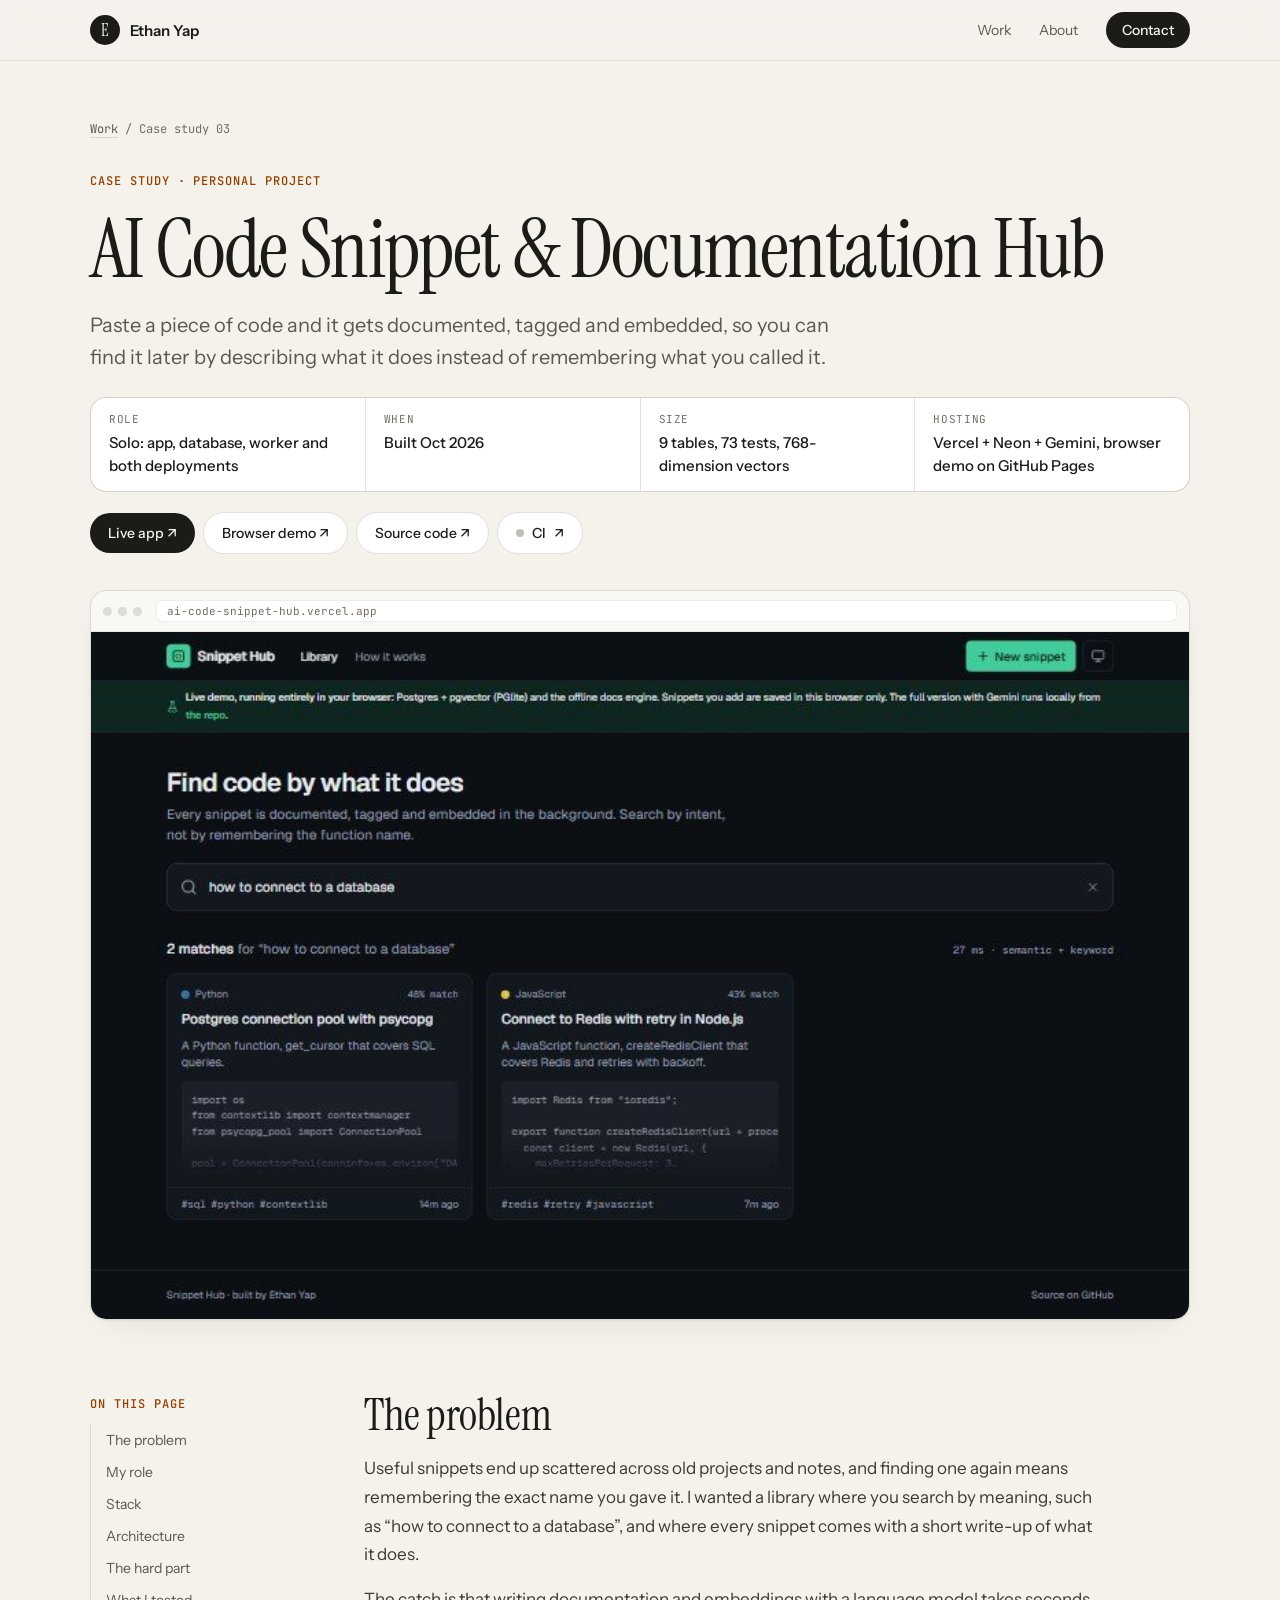
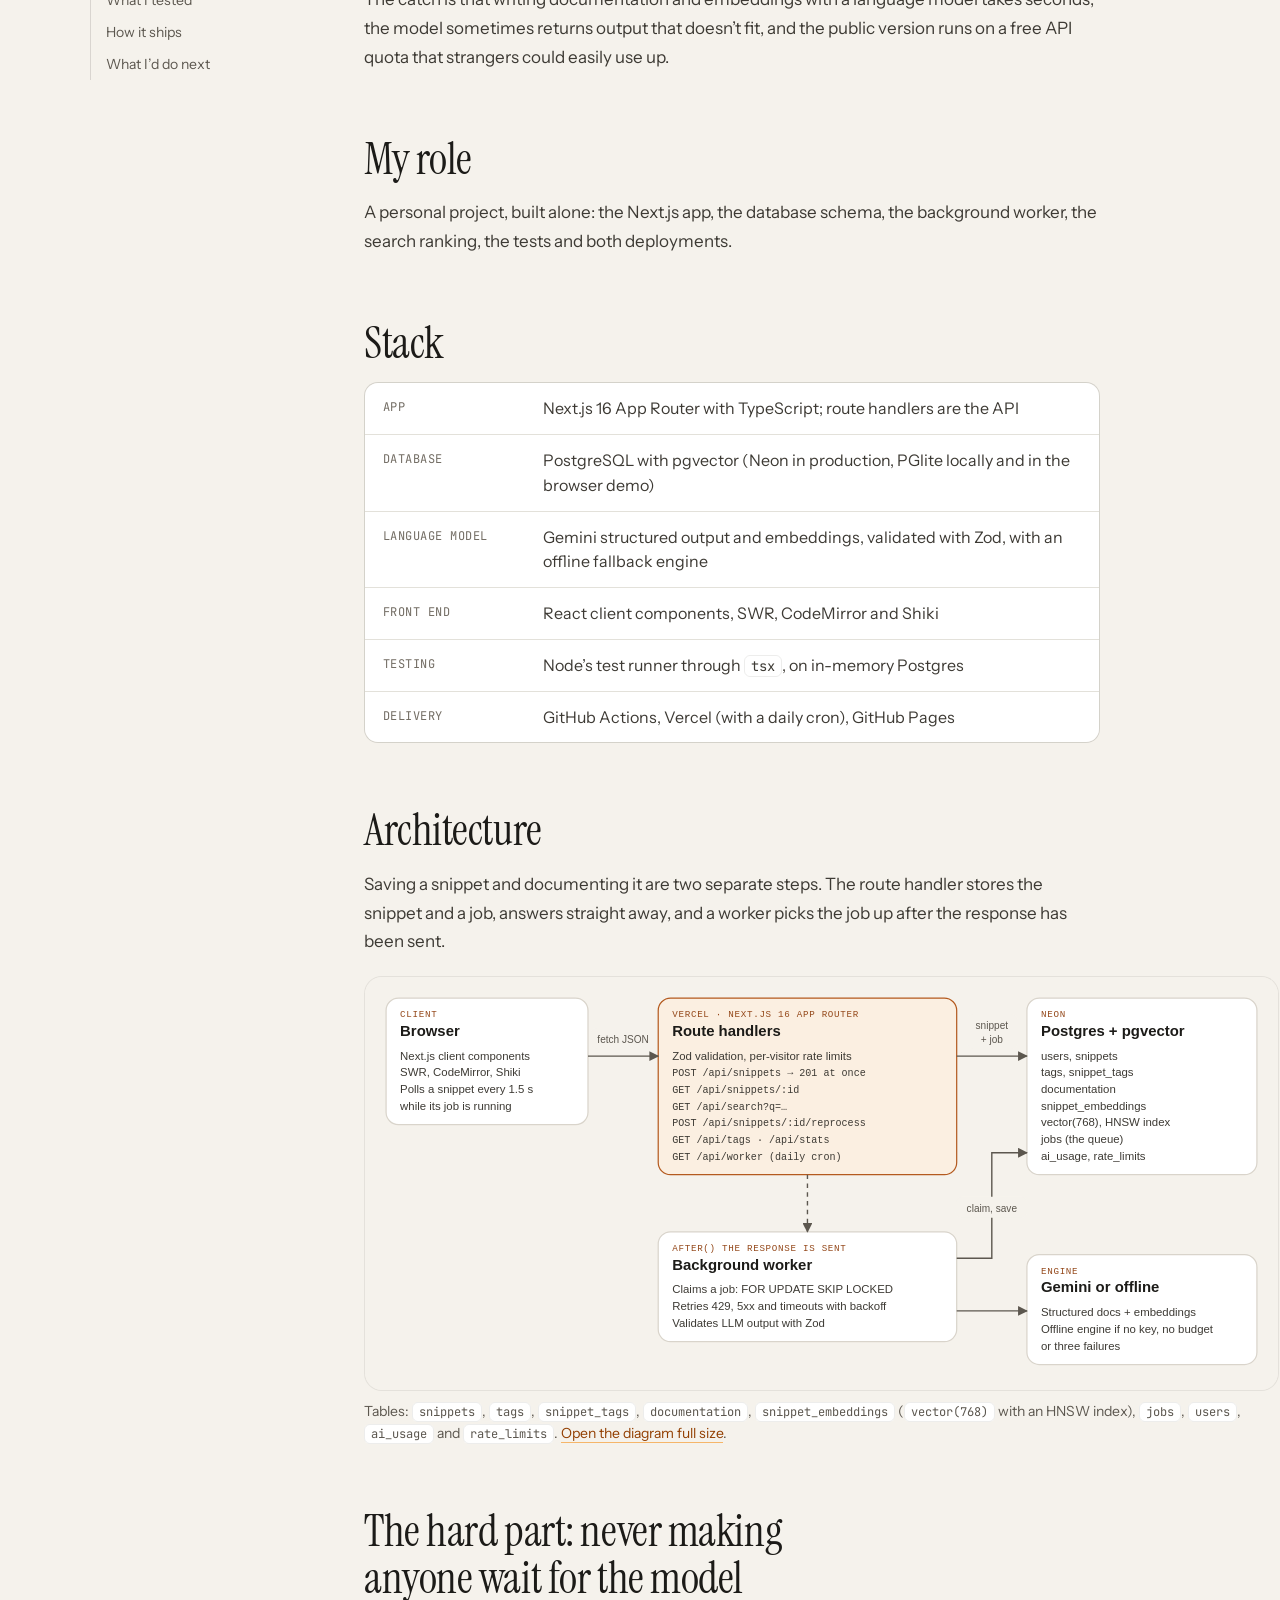
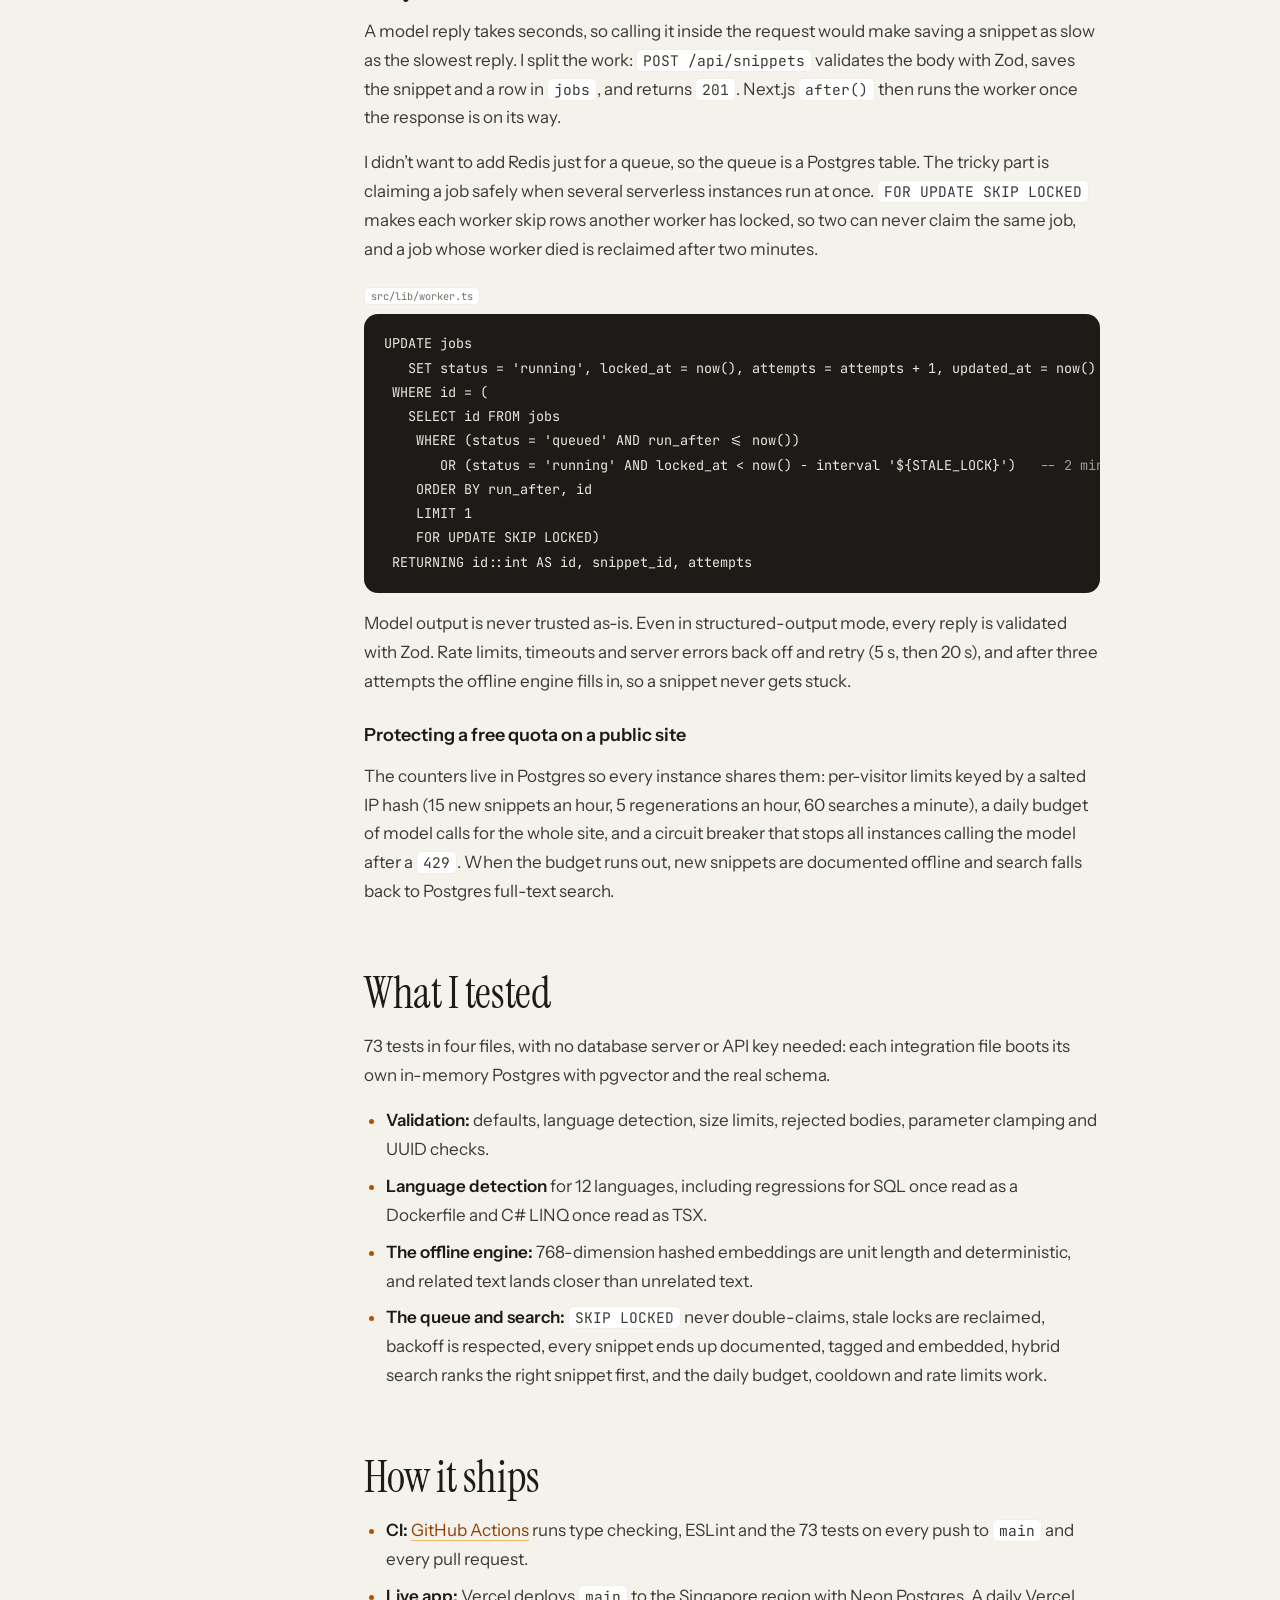
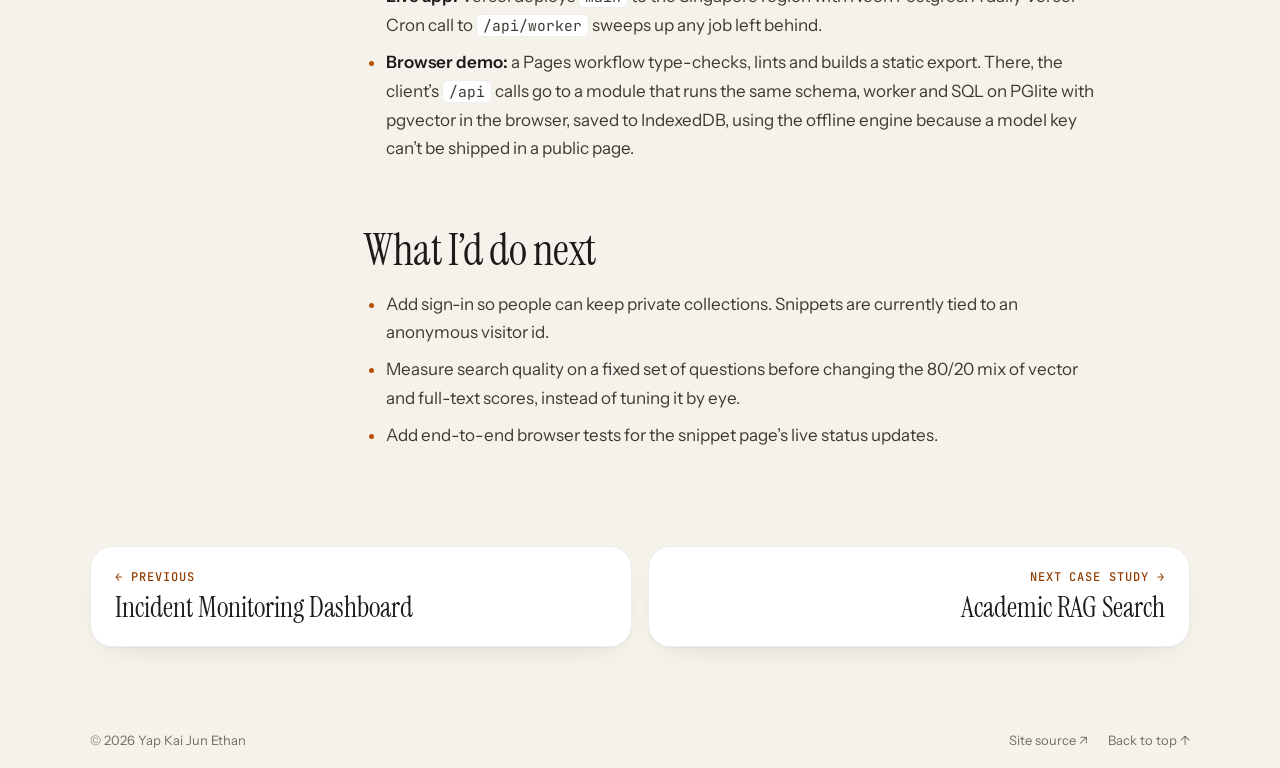
<file: work/snippet.html>
<!DOCTYPE html>
<html lang="en">
<head>
<meta charset="utf-8">
<meta name="viewport" content="width=device-width, initial-scale=1">
<title>AI Code Snippet &amp; Documentation Hub · Case study · Ethan Yap</title>
<meta name="description" content="How Ethan Yap built a Next.js and pgvector knowledge base that documents and embeds code with Gemini in the background, using Postgres as a job queue, with 73 tests in CI.">
<meta name="theme-color" content="#f5f2ec">
<link rel="canonical" href="https://ethanyap123.github.io/portfolio/work/snippet.html">
<link rel="icon" href="../assets/favicon.svg" type="image/svg+xml">
<script src="../assets/ci-status.js" defer></script>
<meta property="og:type" content="article">
<meta property="og:url" content="https://ethanyap123.github.io/portfolio/work/snippet.html">
<meta property="og:title" content="AI Code Snippet &amp; Documentation Hub · Case study">
<meta property="og:description" content="How Ethan Yap built a Next.js and pgvector knowledge base that documents and embeds code with Gemini in the background, using Postgres as a job queue, with 73 tests in CI.">
<meta property="og:image" content="https://ethanyap123.github.io/portfolio/assets/ai-code-snippet-hub.jpg">
<link rel="preconnect" href="https://fonts.googleapis.com">
<link rel="preconnect" href="https://fonts.gstatic.com" crossorigin>
<link rel="preload" as="style" href="https://fonts.googleapis.com/css2?family=Instrument+Sans:wght@400;500;600&family=Instrument+Serif:ital@0;1&family=JetBrains+Mono:wght@400;500&display=swap" onload="this.onload=null;this.rel='stylesheet'">
<noscript><link rel="stylesheet" href="https://fonts.googleapis.com/css2?family=Instrument+Sans:wght@400;500;600&family=Instrument+Serif:ital@0;1&family=JetBrains+Mono:wght@400;500&display=swap"></noscript>
<link rel="stylesheet" href="../assets/case-study.css">
</head>
<body>
<a class="skip" href="#content">Skip to content</a>
<header class="site-header">
  <nav aria-label="Main">
    <a href="../" class="brand"><span class="mark" aria-hidden="true">E</span><span>Ethan Yap</span></a>
    <div class="nav-links">
      <a href="../#work">Work</a>
      <a href="../#about" class="hide-sm">About</a>
      <a href="../#contact" class="pill dark">Contact</a>
    </div>
  </nav>
</header>

<main class="wrap" id="content">
  <p class="crumbs"><a href="../#p-snippet">Work</a> / Case study 03</p>
  <header class="cs-head">
    <span class="label">Case study · Personal project</span>
    <h1>AI Code Snippet &amp; Documentation Hub</h1>
    <p class="lede">Paste a piece of code and it gets documented, tagged and embedded, so you can find it later by describing what it does instead of remembering what you called it.</p>
    <dl class="facts">
      <div><dt>Role</dt><dd>Solo: app, database, worker and both deployments</dd></div>
      <div><dt>When</dt><dd>Built Oct 2026</dd></div>
      <div><dt>Size</dt><dd>9 tables, 73 tests, 768-dimension vectors</dd></div>
      <div><dt>Hosting</dt><dd>Vercel + Neon + Gemini, browser demo on GitHub Pages</dd></div>
    </dl>
    <div class="actions">
      <a class="pill dark btn" href="https://ai-code-snippet-hub.vercel.app/" target="_blank" rel="noopener">Live app ↗</a>
      <a class="pill light btn" href="https://ethanyap123.github.io/ai-code-snippet-hub/" target="_blank" rel="noopener">Browser demo ↗</a>
      <a class="pill light btn" href="https://github.com/EthanYap123/ai-code-snippet-hub" target="_blank" rel="noopener">Source code ↗</a>
      <a class="pill light btn ci-pill" data-ci="ai-code-snippet-hub/actions/workflows/ci.yml" href="https://github.com/EthanYap123/ai-code-snippet-hub/actions/workflows/ci.yml" target="_blank" rel="noopener" title="Latest GitHub Actions run on main"><span class="ci-dot" aria-hidden="true"></span><span class="ci-text">CI</span> ↗</a>
    </div>
  </header>

  <a class="frame" href="https://ai-code-snippet-hub.vercel.app/" target="_blank" rel="noopener" tabindex="-1">
    <span class="frame-bar" aria-hidden="true"><i></i><i></i><i></i><span class="frame-url">ai-code-snippet-hub.vercel.app</span></span>
    <img src="../assets/ai-code-snippet-hub.jpg" alt="Snippet library searched for “how to connect to a database”, showing two matching snippets with match scores" width="800" height="500">
  </a>

  <div class="cs-body">
    <nav class="toc" aria-label="On this page">
      <span class="label">On this page</span>
      <ol>
        <li><a href="#problem">The problem</a></li>
        <li><a href="#role">My role</a></li>
        <li><a href="#stack">Stack</a></li>
        <li><a href="#architecture">Architecture</a></li>
        <li><a href="#hard-part">The hard part</a></li>
        <li><a href="#testing">What I tested</a></li>
        <li><a href="#shipping">How it ships</a></li>
        <li><a href="#next">What I’d do next</a></li>
      </ol>
    </nav>

    <div class="prose">
      <section id="problem" aria-labelledby="problem-h">
        <h2 id="problem-h">The problem</h2>
        <p>Useful snippets end up scattered across old projects and notes, and finding one again means remembering the exact name you gave it. I wanted a library where you search by meaning, such as “how to connect to a database”, and where every snippet comes with a short write-up of what it does.</p>
        <p>The catch is that writing documentation and embeddings with a language model takes seconds, the model sometimes returns output that doesn’t fit, and the public version runs on a free API quota that strangers could easily use up.</p>
      </section>

      <section id="role" aria-labelledby="role-h">
        <h2 id="role-h">My role</h2>
        <p>A personal project, built alone: the Next.js app, the database schema, the background worker, the search ranking, the tests and both deployments.</p>
      </section>

      <section id="stack" aria-labelledby="stack-h">
        <h2 id="stack-h">Stack</h2>
        <dl class="stack">
          <div><dt>App</dt><dd>Next.js 16 App Router with TypeScript; route handlers are the API</dd></div>
          <div><dt>Database</dt><dd>PostgreSQL with pgvector (Neon in production, PGlite locally and in the browser demo)</dd></div>
          <div><dt>Language model</dt><dd>Gemini structured output and embeddings, validated with Zod, with an offline fallback engine</dd></div>
          <div><dt>Front end</dt><dd>React client components, SWR, CodeMirror and Shiki</dd></div>
          <div><dt>Testing</dt><dd>Node’s test runner through <code>tsx</code>, on in-memory Postgres</dd></div>
          <div><dt>Delivery</dt><dd>GitHub Actions, Vercel (with a daily cron), GitHub Pages</dd></div>
        </dl>
      </section>

      <section id="architecture" aria-labelledby="architecture-h">
        <h2 id="architecture-h">Architecture</h2>
        <p>Saving a snippet and documenting it are two separate steps. The route handler stores the snippet and a job, answers straight away, and a worker picks the job up after the response has been sent.</p>
        <figure class="diagram">
          <div class="diagram-scroll" tabindex="0" role="region" aria-label="Architecture diagram, scrolls sideways on small screens">
            <img src="../assets/diagrams/snippet.svg" alt="Architecture: the browser calls Next.js route handlers, which validate the request, save the snippet and queue a job, then respond at once. A background worker claims the job, asks Gemini or the offline engine for documentation, tags and an embedding, and saves them in Postgres with pgvector." width="1040" height="470" loading="lazy">
          </div>
          <figcaption>Tables: <code>snippets</code>, <code>tags</code>, <code>snippet_tags</code>, <code>documentation</code>, <code>snippet_embeddings</code> (<code>vector(768)</code> with an HNSW index), <code>jobs</code>, <code>users</code>, <code>ai_usage</code> and <code>rate_limits</code>. <a href="../assets/diagrams/snippet.svg">Open the diagram full size</a>.</figcaption>
        </figure>
      </section>

      <section id="hard-part" aria-labelledby="hard-part-h">
        <h2 id="hard-part-h">The hard part: never making anyone wait for the model</h2>
        <p>A model reply takes seconds, so calling it inside the request would make saving a snippet as slow as the slowest reply. I split the work: <code>POST /api/snippets</code> validates the body with Zod, saves the snippet and a row in <code>jobs</code>, and returns <code>201</code>. Next.js <code>after()</code> then runs the worker once the response is on its way.</p>
        <p>I didn’t want to add Redis just for a queue, so the queue is a Postgres table. The tricky part is claiming a job safely when several serverless instances run at once. <code>FOR UPDATE SKIP LOCKED</code> makes each worker skip rows another worker has locked, so two can never claim the same job, and a job whose worker died is reclaimed after two minutes.</p>
        <p class="code-label"><code>src/lib/worker.ts</code></p>
<pre><code>UPDATE jobs
   SET status = 'running', locked_at = now(), attempts = attempts + 1, updated_at = now()
 WHERE id = (
   SELECT id FROM jobs
    WHERE (status = 'queued' AND run_after &lt;= now())
       OR (status = 'running' AND locked_at &lt; now() - interval '${STALE_LOCK}')   <span class="c">-- 2 minutes</span>
    ORDER BY run_after, id
    LIMIT 1
    FOR UPDATE SKIP LOCKED)
 RETURNING id::int AS id, snippet_id, attempts</code></pre>
        <p>Model output is never trusted as-is. Even in structured-output mode, every reply is validated with Zod. Rate limits, timeouts and server errors back off and retry (5 s, then 20 s), and after three attempts the offline engine fills in, so a snippet never gets stuck.</p>
        <h3>Protecting a free quota on a public site</h3>
        <p>The counters live in Postgres so every instance shares them: per-visitor limits keyed by a salted IP hash (15 new snippets an hour, 5 regenerations an hour, 60 searches a minute), a daily budget of model calls for the whole site, and a circuit breaker that stops all instances calling the model after a <code>429</code>. When the budget runs out, new snippets are documented offline and search falls back to Postgres full-text search.</p>
      </section>

      <section id="testing" aria-labelledby="testing-h">
        <h2 id="testing-h">What I tested</h2>
        <p>73 tests in four files, with no database server or API key needed: each integration file boots its own in-memory Postgres with pgvector and the real schema.</p>
        <ul>
          <li><strong>Validation:</strong> defaults, language detection, size limits, rejected bodies, parameter clamping and UUID checks.</li>
          <li><strong>Language detection</strong> for 12 languages, including regressions for SQL once read as a Dockerfile and C# LINQ once read as TSX.</li>
          <li><strong>The offline engine:</strong> 768-dimension hashed embeddings are unit length and deterministic, and related text lands closer than unrelated text.</li>
          <li><strong>The queue and search:</strong> <code>SKIP LOCKED</code> never double-claims, stale locks are reclaimed, backoff is respected, every snippet ends up documented, tagged and embedded, hybrid search ranks the right snippet first, and the daily budget, cooldown and rate limits work.</li>
        </ul>
      </section>

      <section id="shipping" aria-labelledby="shipping-h">
        <h2 id="shipping-h">How it ships</h2>
        <ul>
          <li><strong>CI:</strong> <a href="https://github.com/EthanYap123/ai-code-snippet-hub/actions/workflows/ci.yml">GitHub Actions</a> runs type checking, ESLint and the 73 tests on every push to <code>main</code> and every pull request.</li>
          <li><strong>Live app:</strong> Vercel deploys <code>main</code> to the Singapore region with Neon Postgres. A daily Vercel Cron call to <code>/api/worker</code> sweeps up any job left behind.</li>
          <li><strong>Browser demo:</strong> a Pages workflow type-checks, lints and builds a static export. There, the client’s <code>/api</code> calls go to a module that runs the same schema, worker and SQL on PGlite with pgvector in the browser, saved to IndexedDB, using the offline engine because a model key can’t be shipped in a public page.</li>
        </ul>
      </section>

      <section id="next" aria-labelledby="next-h">
        <h2 id="next-h">What I’d do next</h2>
        <ul>
          <li>Add sign-in so people can keep private collections. Snippets are currently tied to an anonymous visitor id.</li>
          <li>Measure search quality on a fixed set of questions before changing the 80/20 mix of vector and full-text scores, instead of tuning it by eye.</li>
          <li>Add end-to-end browser tests for the snippet page’s live status updates.</li>
        </ul>
      </section>
    </div>
  </div>

  <nav class="pager" aria-label="More case studies">
    <a href="incident.html"><span class="label">← Previous</span><strong>Incident Monitoring Dashboard</strong></a>
    <a class="next" href="rag.html"><span class="label">Next case study →</span><strong>Academic RAG Search</strong></a>
  </nav>
</main>

<footer>
  <span>© 2026 Yap Kai Jun Ethan</span>
  <div><a href="https://github.com/EthanYap123/portfolio" target="_blank" rel="noopener">Site source ↗</a><a href="#content">Back to top ↑</a></div>
</footer>
</body>
</html>
</file>
<file: assets/case-study.css>
/* Shared styles for the case study and notes pages. Tokens match index.html. */
@font-face { font-family: 'Serif Fallback'; src: local('Times New Roman'); size-adjust: 83.6%; }
@font-face { font-family: 'Sans Fallback'; src: local('Arial'); size-adjust: 102.6%; }
:root {
  --bg: #f5f2ec;
  --surface: #fff;
  --surface-2: #faf8f4;
  --ink: #1c1b18;
  --ink-2: #3d3a34;
  --muted: #5c574f;
  --faint: #736d64;
  --line: rgba(28,27,24,.08);
  --line-2: rgba(28,27,24,.13);
  --accent: oklch(0.55 0.15 50);
  --accent-ink: oklch(0.47 0.13 48);
  --accent-soft: oklch(0.82 0.12 70);
  --accent-wash: oklch(0.96 0.03 72);
  --ok: oklch(0.65 0.16 150);
  --shadow: 0 1px 2px rgba(28,27,24,.04), 0 12px 32px -20px rgba(28,27,24,.18);
  --gutter: clamp(20px,4vw,40px);
  --serif: 'Instrument Serif', 'Serif Fallback', Georgia, serif;
  --sans: 'Instrument Sans', 'Sans Fallback', system-ui, sans-serif;
  --mono: 'JetBrains Mono', ui-monospace, monospace;
}
* { box-sizing: border-box; }
html { scroll-behavior: smooth; scroll-padding-top: 84px; }
body { margin: 0; background: var(--bg); color: var(--ink); font-family: var(--sans); -webkit-font-smoothing: antialiased; overflow-x: clip; }
img { max-width: 100%; }
a { color: var(--ink); text-decoration: none; }
a:hover { color: var(--accent); }
::selection { background: var(--accent-soft); color: var(--ink); }
:focus-visible { outline: 2px solid var(--accent); outline-offset: 3px; }
@media (prefers-reduced-motion: reduce) {
  html { scroll-behavior: auto; }
  *, *::before, *::after { transition: none !important; animation: none !important; }
}
.wrap { max-width: 1180px; margin: 0 auto; padding: 0 var(--gutter); }
.skip { position: absolute; left: 12px; top: -60px; z-index: 30; padding: 10px 16px; background: var(--ink); color: var(--bg); border-radius: 999px; font-size: 14px; }
.skip:focus { top: 12px; color: var(--bg); }
.label { font-family: var(--mono); font-size: 12px; font-weight: 500; letter-spacing: .08em; text-transform: uppercase; color: var(--accent-ink); }
.pill { display: inline-flex; align-items: center; justify-content: center; gap: 8px; border-radius: 999px; font-weight: 500; white-space: nowrap; transition: background .2s, border-color .2s, color .2s; }
.pill.dark { background: var(--ink); color: var(--bg); }
.pill.dark:hover { background: var(--accent); color: #fff; }
.pill.light { background: var(--surface); border: 1px solid var(--line-2); color: var(--ink); }
.pill.light:hover { border-color: var(--ink); color: var(--ink); }
.btn { padding: 11px 18px; font-size: 14px; }

/* Header */
.site-header { position: sticky; top: 0; z-index: 20; background: rgba(245,242,236,.86); backdrop-filter: blur(12px); -webkit-backdrop-filter: blur(12px); border-bottom: 1px solid var(--line); }
.site-header nav { max-width: 1180px; margin: 0 auto; padding: 12px var(--gutter); display: flex; align-items: center; gap: clamp(14px,2.2vw,28px); }
.brand { display: flex; flex-shrink: 0; white-space: nowrap; align-items: center; gap: 10px; font-weight: 600; font-size: 15px; }
.mark { width: 30px; height: 30px; border-radius: 50%; background: var(--ink); color: var(--bg); display: grid; place-items: center; font-family: var(--serif); font-size: 17px; font-weight: 400; }
.nav-links { margin-left: auto; display: flex; align-items: center; gap: clamp(14px,2.2vw,28px); font-size: 14px; }
.nav-links a { color: var(--muted); padding: 6px 0; }
.nav-links a:hover, .nav-links a[aria-current="page"] { color: var(--ink); }
.nav-links .pill { padding: 9px 16px; color: var(--bg); }
.nav-links .pill:hover { color: #fff; }
@media (max-width: 560px) { .nav-links .hide-sm { display: none; } }

/* Page head */
.crumbs { padding-top: clamp(28px,4vw,48px); font-family: var(--mono); font-size: 12px; color: var(--faint); }
.crumbs a { color: var(--muted); border-bottom: 1px solid var(--line-2); }
.crumbs a:hover { color: var(--accent); border-color: var(--accent); }
.cs-head { display: flex; flex-direction: column; align-items: flex-start; gap: 20px; padding: 24px 0 36px; }
.cs-head h1 { margin: 0; max-width: 16em; font-family: var(--serif); font-weight: 400; font-size: clamp(44px,6.4vw,84px); line-height: .98; letter-spacing: -.02em; text-wrap: balance; }
.lede { margin: 0; max-width: 38em; font-size: clamp(18px,1.6vw,20px); line-height: 1.6; color: var(--muted); text-wrap: pretty; }
.actions { display: flex; flex-wrap: wrap; align-items: center; gap: 8px; }
.ci-dot { flex: none; width: 8px; height: 8px; border-radius: 50%; background: var(--faint); opacity: .45; transition: background .3s, opacity .3s; }
.ci-pill[data-state="passing"] .ci-dot { background: var(--ok); opacity: 1; box-shadow: 0 0 0 3px oklch(0.65 0.16 150 / .2); }
.ci-pill[data-state="failing"] .ci-dot { background: oklch(0.58 0.2 27); opacity: 1; box-shadow: 0 0 0 3px oklch(0.58 0.2 27 / .2); }
.facts { width: 100%; margin: 4px 0 0; display: grid; grid-template-columns: repeat(auto-fit,minmax(min(100%,200px),1fr)); gap: 1px; background: var(--line); border: 1px solid var(--line); border-radius: 16px; overflow: hidden; }
.facts div { padding: 14px 18px; background: var(--surface); display: flex; flex-direction: column; gap: 6px; }
.facts dt { font-family: var(--mono); font-size: 11px; letter-spacing: .06em; text-transform: uppercase; color: var(--faint); }
.facts dd { margin: 0; font-size: 15px; line-height: 1.5; font-weight: 500; text-wrap: pretty; }

.frame { display: block; margin: 0 0 clamp(48px,6vw,72px); border-radius: 16px; overflow: hidden; border: 1px solid var(--line-2); background: var(--surface-2); box-shadow: var(--shadow); }
.frame-bar { display: flex; align-items: center; gap: 6px; padding: 9px 12px; border-bottom: 1px solid var(--line); }
.frame-bar i { flex: none; width: 9px; height: 9px; border-radius: 50%; background: rgba(28,27,24,.13); }
.frame-url { flex: 1; min-width: 0; margin-left: 8px; padding: 3px 10px; border-radius: 6px; background: var(--surface); border: 1px solid var(--line); font-family: var(--mono); font-size: 11px; color: var(--faint); white-space: nowrap; overflow: hidden; text-overflow: ellipsis; }
.frame img { display: block; width: 100%; height: auto; aspect-ratio: 16/10; object-fit: cover; object-position: top; }

/* Body: contents list beside the sections on wide screens */
.cs-body { display: grid; grid-template-columns: minmax(0,1fr); gap: 32px; padding-bottom: clamp(56px,8vw,96px); }
@media (min-width: 1000px) { .cs-body { grid-template-columns: 210px minmax(0,1fr); gap: 64px; } }
.toc { align-self: start; }
@media (min-width: 1000px) { .toc { position: sticky; top: 92px; } }
.toc ol { list-style: none; margin: 12px 0 0; padding: 0; display: flex; flex-direction: column; border-left: 1px solid var(--line-2); }
.toc a { display: block; padding: 7px 0 7px 14px; margin-left: -1px; border-left: 2px solid transparent; font-size: 14px; color: var(--muted); }
.toc a:hover { color: var(--ink); border-color: var(--accent); }
@media (max-width: 999px) {
  .toc ol { flex-direction: row; flex-wrap: wrap; gap: 6px; border: 0; }
  .toc a { padding: 6px 12px; margin: 0; border: 1px solid var(--line-2); border-radius: 999px; background: var(--surface); font-size: 13px; }
}
.prose { max-width: 46em; display: flex; flex-direction: column; gap: clamp(44px,5vw,64px); }
.prose section { display: flex; flex-direction: column; gap: 16px; }
.prose h2 { margin: 0; font-family: var(--serif); font-weight: 400; font-size: clamp(32px,3.6vw,44px); line-height: 1.05; letter-spacing: -.01em; text-wrap: balance; }
.prose h3 { margin: 12px 0 0; font-size: 18px; font-weight: 600; }
.prose p, .prose li { margin: 0; font-size: 17px; line-height: 1.7; color: var(--ink-2); text-wrap: pretty; }
.prose ul, .prose ol { margin: 0; padding-left: 22px; display: flex; flex-direction: column; gap: 8px; }
.prose li::marker { color: var(--accent); }
.prose a:not(.pill) { color: var(--accent-ink); border-bottom: 1px solid var(--accent-soft); }
.prose a:not(.pill):hover { color: var(--accent); border-color: var(--accent); }
.prose strong { color: var(--ink); font-weight: 600; }
code { font-family: var(--mono); font-size: .86em; padding: 1px 6px; border-radius: 6px; background: var(--surface); border: 1px solid var(--line); overflow-wrap: anywhere; }
pre { margin: 0; padding: 18px 20px; border-radius: 14px; background: var(--ink); color: #ece7de; overflow-x: auto; font-size: 13.5px; line-height: 1.65; }
pre code { padding: 0; border: 0; background: none; font-size: inherit; overflow-wrap: normal; }
pre .c { color: #a39c90; }
pre .k { color: var(--accent-soft); }
.code-label { margin: 6px 0 -8px !important; font-family: var(--mono); font-size: 12px !important; color: var(--faint) !important; }
.callout { padding: 18px 20px 20px; border-radius: 14px; background: var(--accent-wash); display: flex; flex-direction: column; gap: 8px; }
.callout p { font-size: 16px; }
.stack { margin: 0; display: grid; grid-template-columns: minmax(0,1fr); gap: 1px; background: var(--line); border: 1px solid var(--line); border-radius: 14px; overflow: hidden; }
.stack div { display: grid; grid-template-columns: minmax(0,1fr); gap: 4px 20px; padding: 13px 18px; background: var(--surface); }
@media (min-width: 640px) { .stack div { grid-template-columns: 140px minmax(0,1fr); } }
.stack dt { font-family: var(--mono); font-size: 12px; letter-spacing: .04em; text-transform: uppercase; color: var(--faint); padding-top: 3px; }
.stack dd { margin: 0; font-size: 16px; line-height: 1.55; color: var(--ink-2); }

/* Diagrams scroll sideways inside their own box on small screens, never the page */
.diagram { margin: 4px 0 0; display: flex; flex-direction: column; gap: 10px; }
.diagram-scroll { overflow-x: auto; border-radius: 18px; border: 1px solid var(--line); background: var(--bg); }
.diagram-scroll:focus-visible { outline: 2px solid var(--accent); outline-offset: 3px; }
.diagram img { display: block; width: 100%; min-width: 760px; height: auto; }
.diagram figcaption { font-size: 14px; line-height: 1.55; color: var(--muted); }
.diagram figcaption a { color: var(--accent-ink); }
@media (min-width: 1000px) { .diagram { margin-right: calc(-1 * min(14vw, 180px)); } }

/* Next / previous */
.pager { display: grid; grid-template-columns: repeat(auto-fit,minmax(min(100%,300px),1fr)); gap: 16px; padding-bottom: clamp(48px,6vw,80px); }
.pager a { display: flex; flex-direction: column; gap: 8px; padding: 22px 24px; background: var(--surface); border: 1px solid var(--line); border-radius: 22px; box-shadow: var(--shadow); }
.pager a:hover { border-color: var(--ink); color: var(--ink); }
.pager strong { font-family: var(--serif); font-weight: 400; font-size: 28px; line-height: 1.1; }
.pager .next { text-align: right; align-items: flex-end; }

footer { max-width: 1180px; margin: 0 auto; padding: 8px var(--gutter) 40px; display: flex; justify-content: space-between; gap: 12px 24px; flex-wrap: wrap; font-size: 13px; color: var(--faint); }
footer a { color: var(--faint); }
footer a:hover { color: var(--ink); }
footer div { display: flex; gap: 20px; }

/* Notes */
.note-body { gap: 18px; padding-bottom: clamp(56px,8vw,96px); }
.note-body h2 { margin-top: 22px; font-size: clamp(28px,3vw,36px); }
.note-list { list-style: none; margin: 0; padding: 0 0 clamp(56px,8vw,96px); display: grid; grid-template-columns: repeat(auto-fit,minmax(min(100%,420px),1fr)); gap: 16px; }
.note-list a { height: 100%; display: flex; flex-direction: column; gap: 12px; padding: 24px 26px 26px; background: var(--surface); border: 1px solid var(--line); border-radius: 22px; box-shadow: var(--shadow); }
.note-list a:hover { border-color: var(--ink); color: var(--ink); }
.note-list strong { font-family: var(--serif); font-weight: 400; font-size: clamp(26px,2.6vw,32px); line-height: 1.1; text-wrap: balance; }
.note-list span:not(.label) { font-size: 16px; line-height: 1.6; color: var(--ink-2); text-wrap: pretty; }
.note-list em { margin-top: auto; font-style: normal; font-size: 14px; font-weight: 500; color: var(--accent-ink); }
</file>
